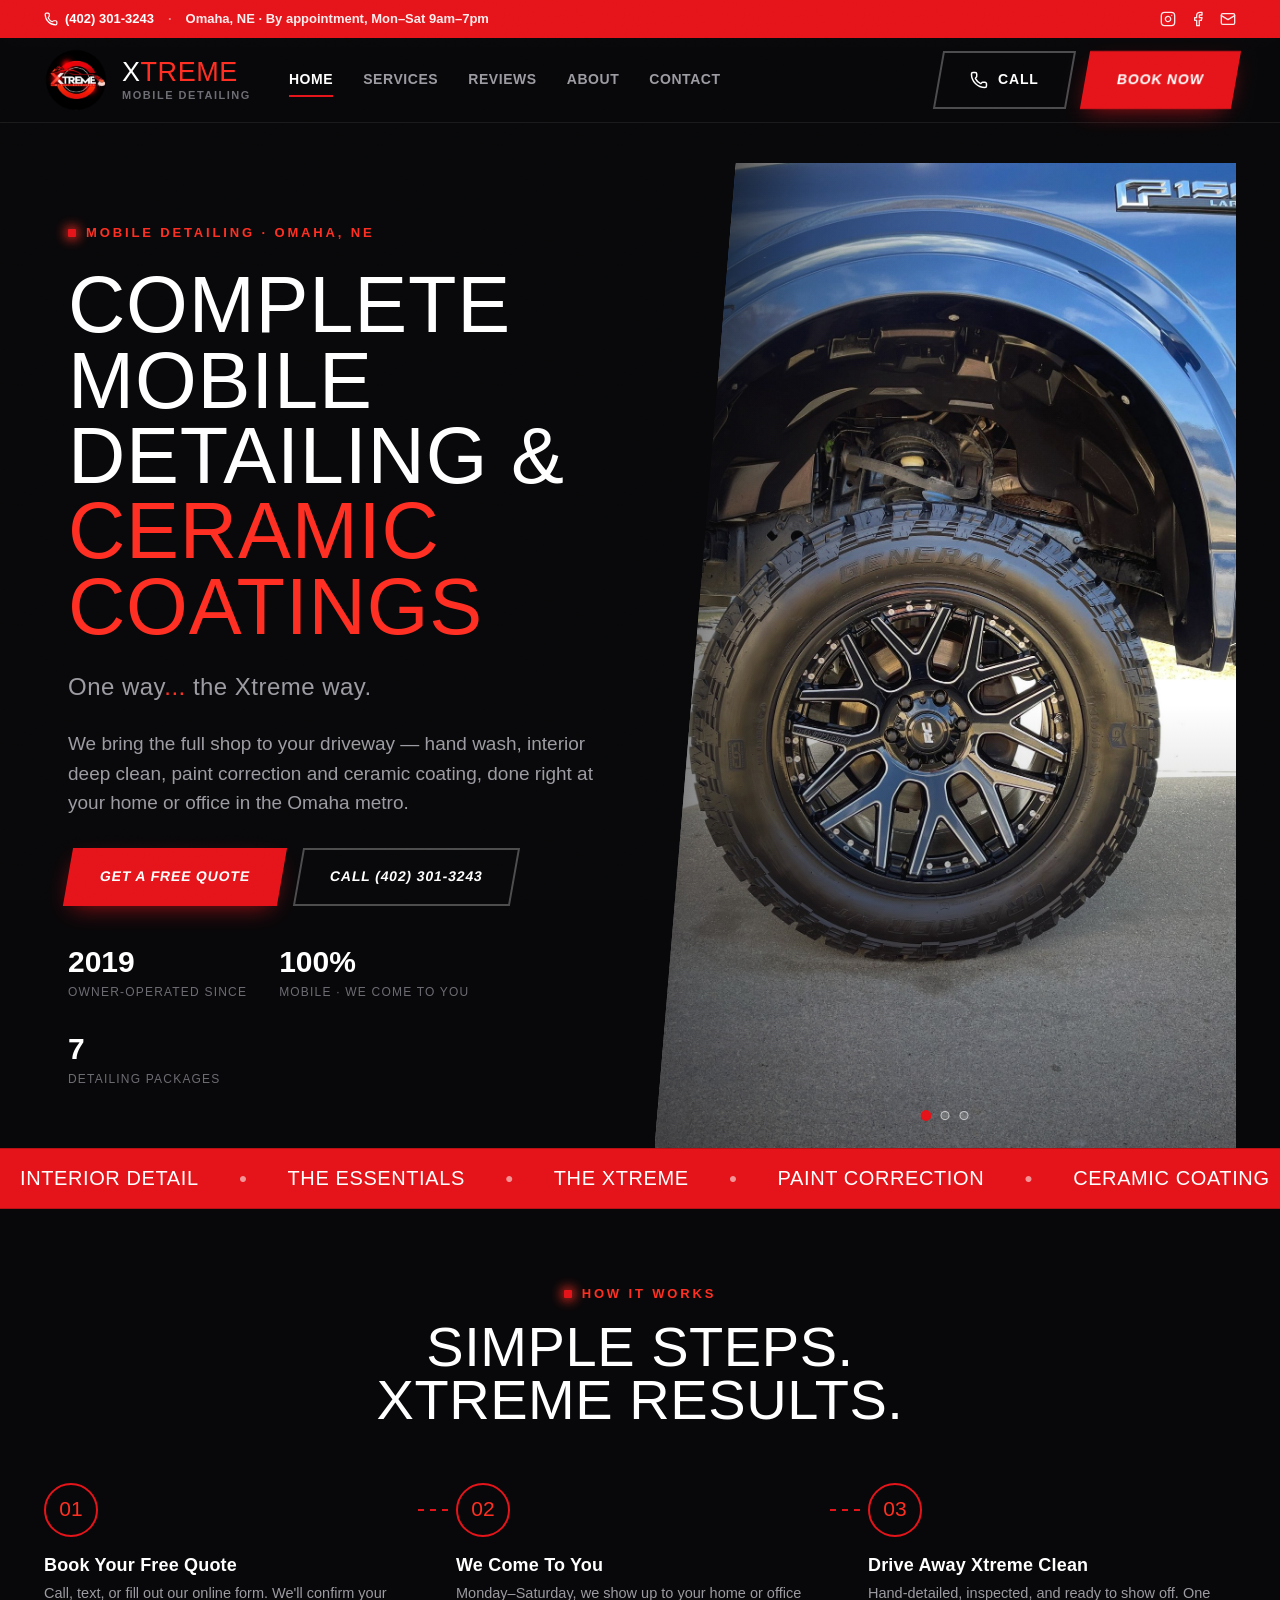
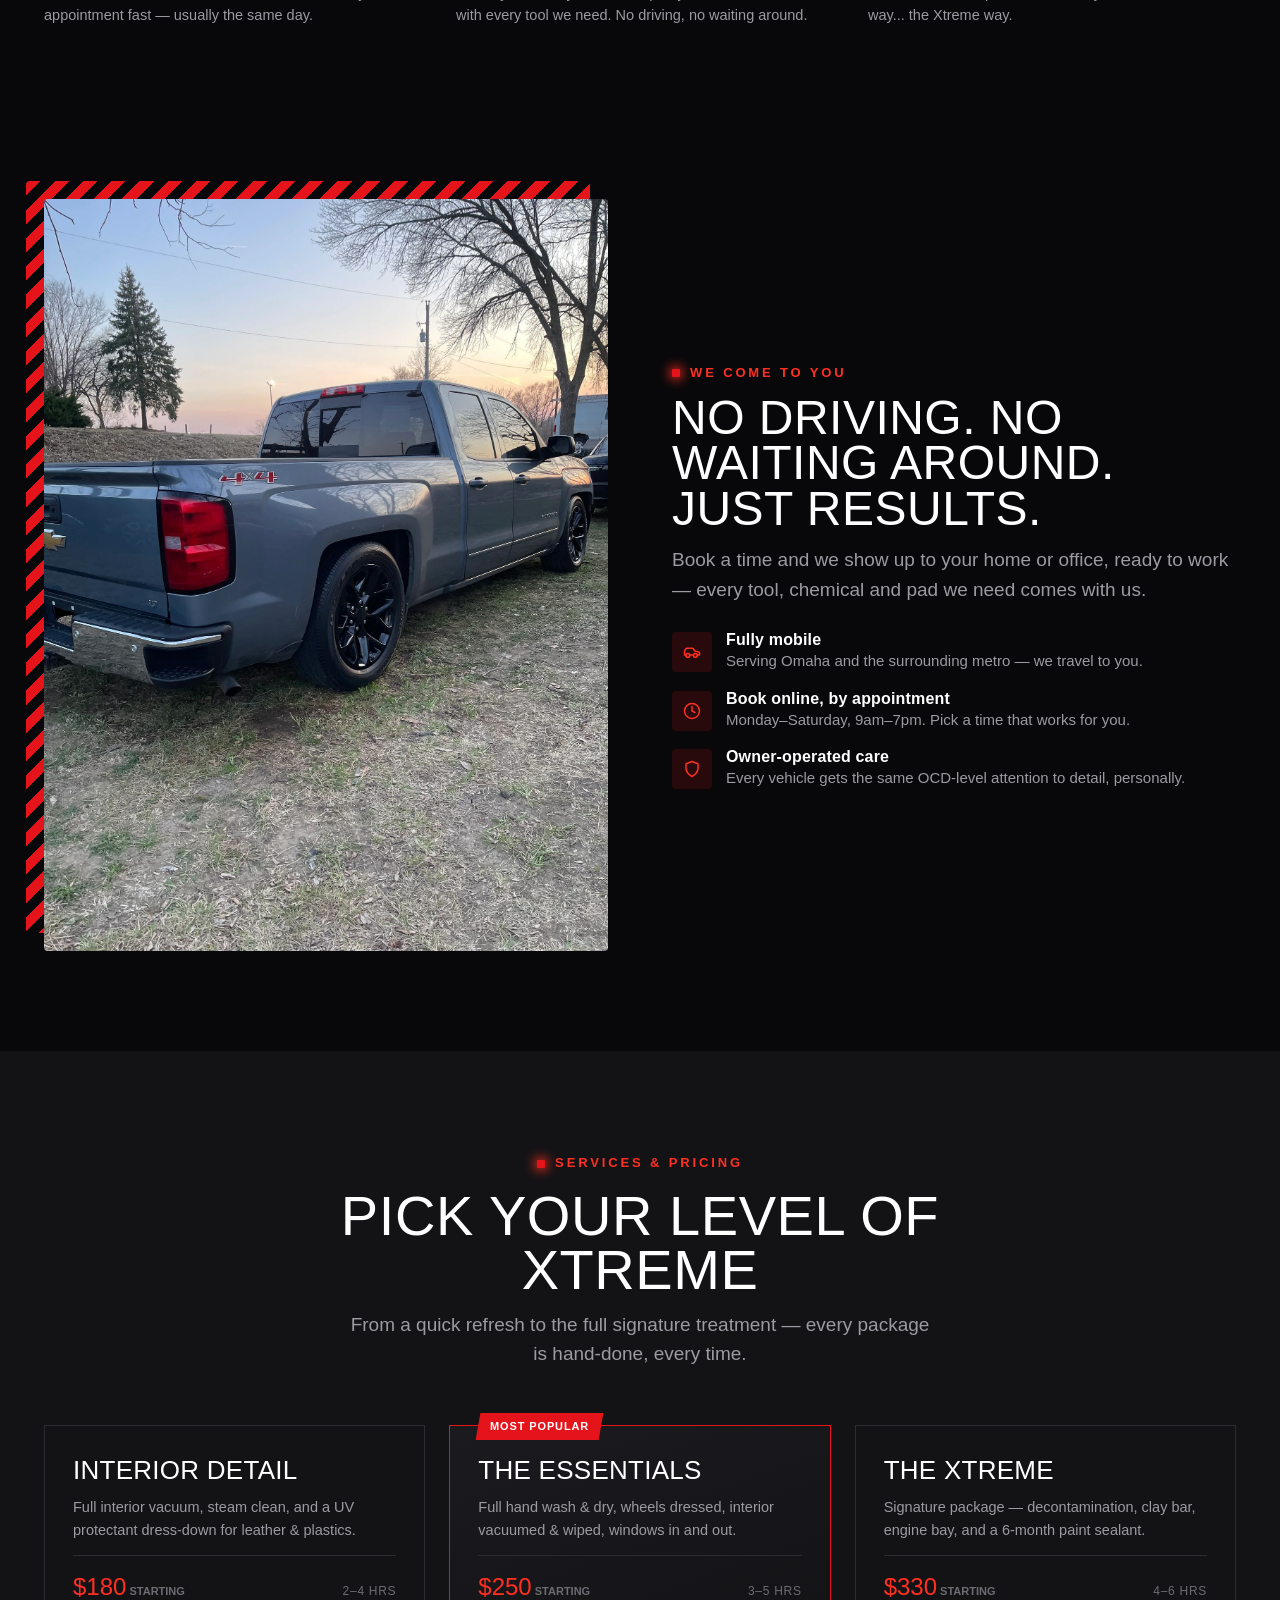
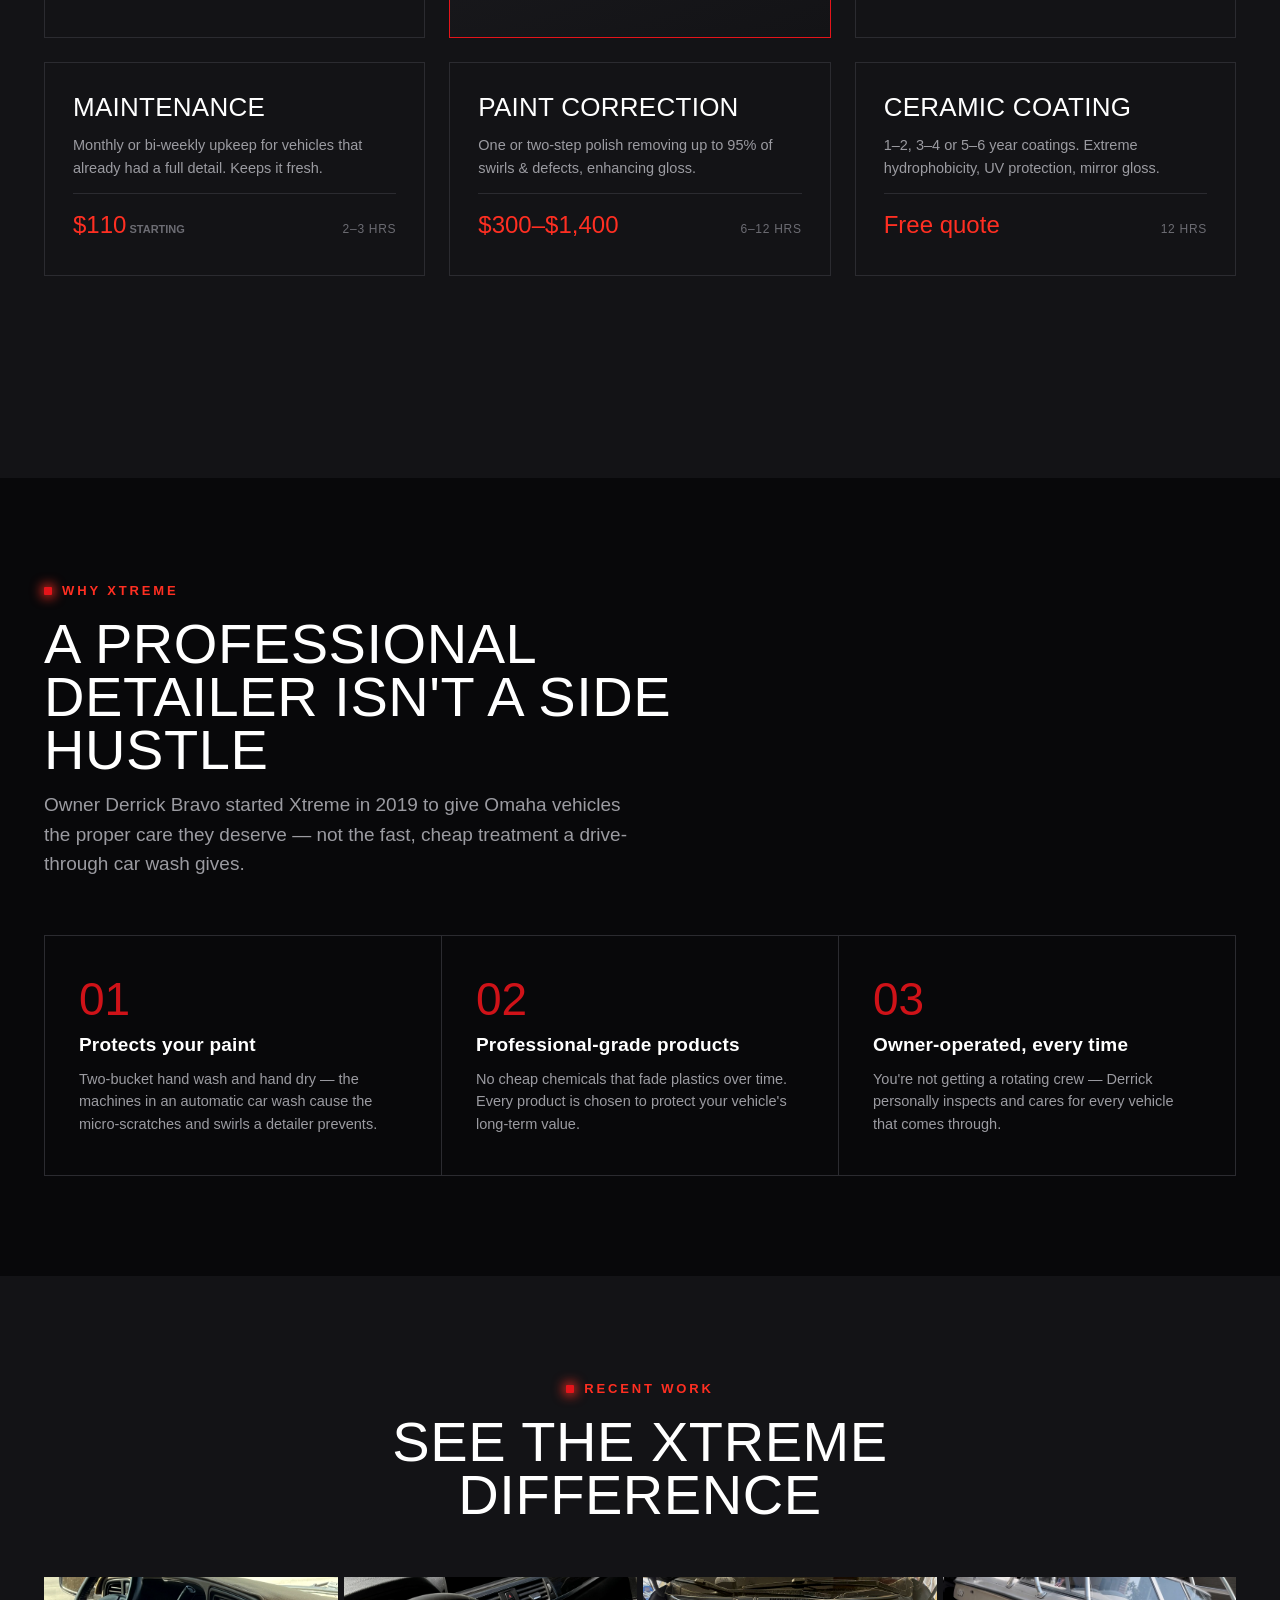
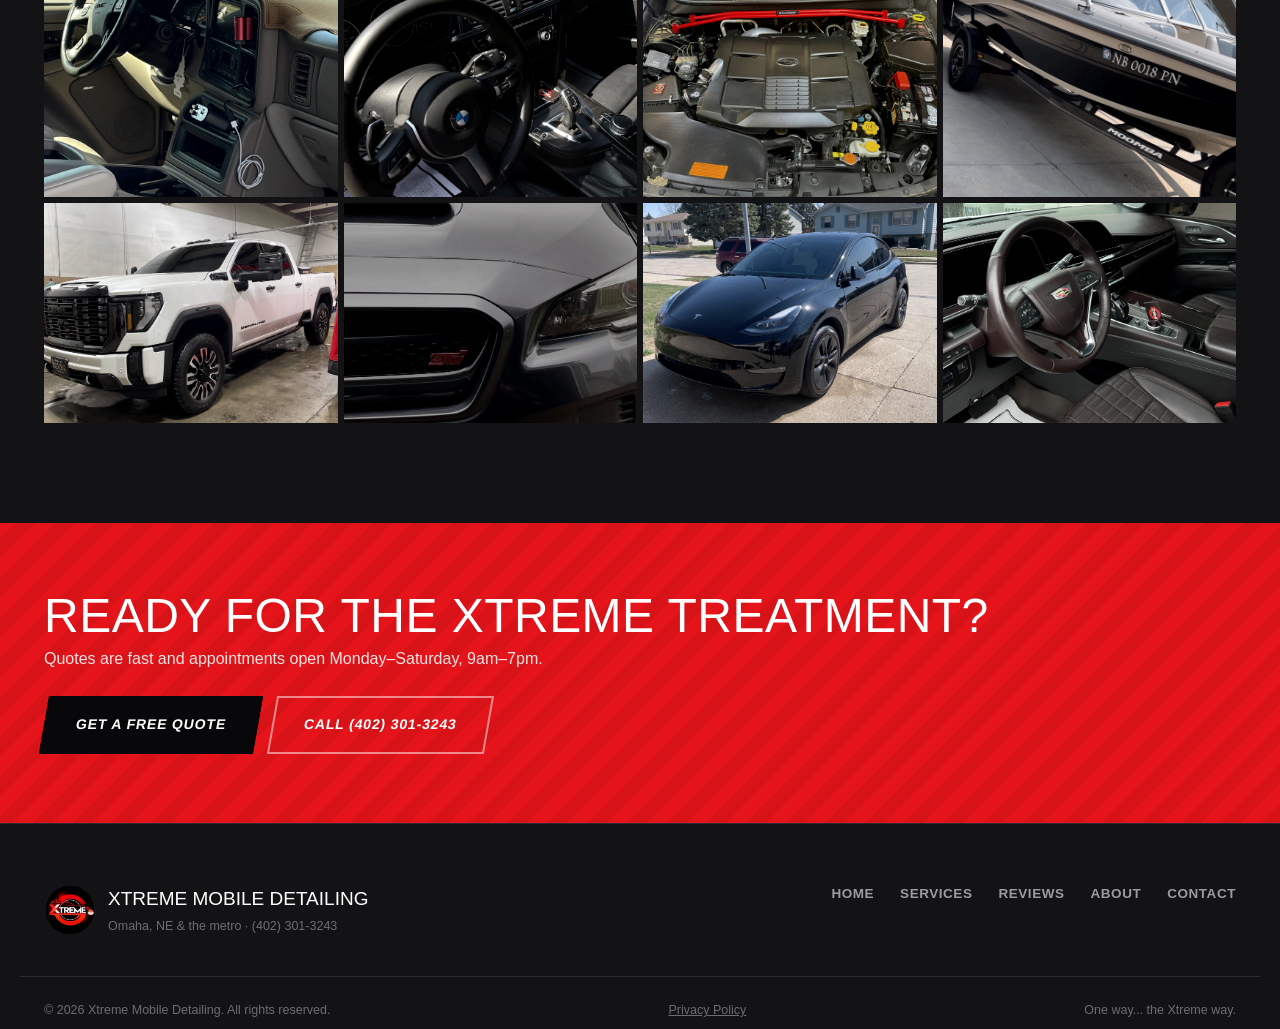
<file: index.html>
<!DOCTYPE html>
<html lang="en">
<head>
<meta charset="utf-8" />
<meta name="viewport" content="width=device-width, initial-scale=1" />
<title>Xtreme Mobile Detailing — Mobile Auto Detailing &amp; Ceramic Coating in Omaha, NE</title>
<meta name="description" content="Complete mobile detailing and ceramic coatings, delivered to your driveway in Omaha, NE. Interior, exterior, paint correction &amp; ceramic coating. One way... the Xtreme way." />
<meta name="author" content="Xtreme Mobile Detailing" />
<link rel="icon" href="assets/logo.png" />
<link rel="preconnect" href="https://api.fontshare.com" crossorigin />
<link href="https://api.fontshare.com/v2/css?f[]=tanker@400&f[]=general-sans@400,500,600,700&display=swap" rel="stylesheet" />
<link rel="stylesheet" href="styles.css" />
<!-- SEO:start (managed by seo.py) -->
<link rel="canonical" href="https://xtrememobiledetail.com/index.html" />
<meta name="robots" content="index, follow" />
<meta name="theme-color" content="#08080a" />
<meta name="geo.region" content="US-NE" />
<meta name="geo.placename" content="Omaha, Nebraska" />
<meta name="ICBM" content="41.2565, -95.9345" />
<meta property="og:type" content="website" />
<meta property="og:site_name" content="Xtreme Mobile Detailing" />
<meta property="og:title" content="Xtreme Mobile Detailing — Mobile Auto Detailing &amp; Ceramic Coating in Omaha, NE" />
<meta property="og:description" content="Complete mobile detailing and ceramic coatings, delivered to your driveway in Omaha, NE. Interior, exterior, paint correction &amp; ceramic coating. One way... the Xtreme way." />
<meta property="og:url" content="https://xtrememobiledetail.com/index.html" />
<meta property="og:image" content="https://xtrememobiledetail.com/assets/img/IMG_2473.jpeg" />
<meta name="twitter:card" content="summary_large_image" />
<meta name="twitter:title" content="Xtreme Mobile Detailing — Mobile Auto Detailing &amp; Ceramic Coating in Omaha, NE" />
<meta name="twitter:description" content="Complete mobile detailing and ceramic coatings, delivered to your driveway in Omaha, NE. Interior, exterior, paint correction &amp; ceramic coating. One way... the Xtreme way." />
<meta name="twitter:image" content="https://xtrememobiledetail.com/assets/img/IMG_2473.jpeg" />
<script type="application/ld+json" id="ld-business">{"@context":"https://schema.org","@type":"AutoWash","name":"Xtreme Mobile Detailing","image":"https://xtrememobiledetail.com/assets/img/IMG_2473.jpeg","url":"https://xtrememobiledetail.com/","telephone":"+1-402-301-3243","priceRange":"$$","description":"Mobile auto detailing serving Omaha, NE and the metro. Interior & exterior detailing, ceramic coating, paint correction and maintenance plans, performed at your home or office.","address":{"@type":"PostalAddress","addressLocality":"Omaha","addressRegion":"NE","addressCountry":"US"},"geo":{"@type":"GeoCoordinates","latitude":41.2565,"longitude":-95.9345},"areaServed":[{"@type":"City","name":"Omaha, NE"}],"sameAs":["https://www.instagram.com/xtreme_mobiledetail/","https://www.facebook.com/Xtm402/"],"openingHoursSpecification":[{"@type":"OpeningHoursSpecification","dayOfWeek":["Monday","Tuesday","Wednesday","Thursday","Friday","Saturday"],"opens":"09:00","closes":"19:00"}],"aggregateRating":{"@type":"AggregateRating","ratingValue":"5.0","reviewCount":"4","bestRating":"5"},"review":[{"@type":"Review","author":{"@type":"Person","name":"Billy Johnson"},"reviewRating":{"@type":"Rating","ratingValue":"5","bestRating":"5"},"reviewBody":"I am very impressed with their work. My RS is the cleanest it's probably ever been. Their prices are very affordable and the level of detail they put into the work shows. I would recommend Xtreme Mobile Detailing to anyone."}, {"@type":"Review","author":{"@type":"Person","name":"Michaela Luttig Nissen"},"reviewRating":{"@type":"Rating","ratingValue":"5","bestRating":"5"},"reviewBody":"They did an amazing job after an unfortunate incident of a friend throwing up in our car! Very professional and thoroughly cleaned and deodorized our car! Will use them again in the future."}, {"@type":"Review","author":{"@type":"Person","name":"Joel Villanueva"},"reviewRating":{"@type":"Rating","ratingValue":"5","bestRating":"5"},"reviewBody":"Great price for the amount of time put into the job. Also the workers are very nice and professional with what they do. Removed stains I myself thought could not be taken out and are very realistic with what they will do. 100% would recommend."}, {"@type":"Review","author":{"@type":"Person","name":"Yael Blanco-Zamudio"},"reviewRating":{"@type":"Rating","ratingValue":"5","bestRating":"5"},"reviewBody":"Extremely satisfied with the quality of the work. Highly recommend!"}]}</script>
<!-- SEO:end -->
</head>
<body data-page="home">
<div class="grain" aria-hidden="true"></div>

<!-- ============ UTILITY BAR ============ -->
<div class="utilbar">
  <div class="wrap utilbar__inner">
    <a class="utilbar__phone" href="tel:+14023013243">
      <svg viewBox="0 0 24 24" class="ico" aria-hidden="true"><path d="M13.8 16.6a1 1 0 0 0 1.2-.3l.4-.5a2 2 0 0 1 1.6-.8h3a2 2 0 0 1 2 2v3a2 2 0 0 1-2 2A18 18 0 0 1 2 4a2 2 0 0 1 2-2h3a2 2 0 0 1 2 2v3a2 2 0 0 1-.8 1.6l-.5.4a1 1 0 0 0-.3 1.2 14 14 0 0 0 6.4 6.4"/></svg>
      (402) 301-3243
    </a>
    <span class="utilbar__sep">·</span>
    <span class="utilbar__note">Omaha, NE · By appointment, Mon–Sat 9am–7pm</span>
    <span class="utilbar__spacer"></span>
    <a href="https://www.instagram.com/xtreme_mobiledetail/" target="_blank" rel="noreferrer" aria-label="Instagram" class="utilbar__soc">
      <svg viewBox="0 0 24 24" class="ico" aria-hidden="true"><rect width="20" height="20" x="2" y="2" rx="5"/><path d="M16 11.4A4 4 0 1 1 12.6 8 4 4 0 0 1 16 11.4z"/><line x1="17.5" x2="17.51" y1="6.5" y2="6.5"/></svg>
    </a>
    <a href="https://www.facebook.com/Xtm402/" target="_blank" rel="noreferrer" aria-label="Facebook" class="utilbar__soc">
      <svg viewBox="0 0 24 24" class="ico" aria-hidden="true"><path d="M18 2h-3a5 5 0 0 0-5 5v3H7v4h3v8h4v-8h3l1-4h-4V7a1 1 0 0 1 1-1h3z"/></svg>
    </a>
    <a href="mailto:xtrememobiledetailing7@gmail.com" class="utilbar__soc" aria-label="Email">
      <svg viewBox="0 0 24 24" class="ico" aria-hidden="true"><rect width="20" height="16" x="2" y="4" rx="2"/><path d="m22 7-10 6L2 7"/></svg>
    </a>
  </div>
</div>

<!-- ============ HEADER ============ -->
<header class="header" id="top">
  <div class="wrap header__inner">
    <a class="brand" href="index.html" aria-label="Xtreme Mobile Detailing — home">
      <img src="assets/logo.png" alt="" width="64" height="64" />
      <span class="brand__name">X<em>TREME</em><span class="brand__loc">Mobile Detailing</span></span>
    </a>

    <nav class="nav" id="nav" aria-label="Primary">
      <a href="index.html" class="is-active">Home</a>
      <a href="services.html">Services</a>
      <a href="reviews.html">Reviews</a>
      <a href="about.html">About</a>
      <a href="contact.html">Contact</a>
    </nav>

    <div class="header__cta">
      <a class="btn btn--ghost" href="tel:+14023013243">
        <svg viewBox="0 0 24 24" class="ico" aria-hidden="true"><path d="M13.8 16.6a1 1 0 0 0 1.2-.3l.4-.5a2 2 0 0 1 1.6-.8h3a2 2 0 0 1 2 2v3a2 2 0 0 1-2 2A18 18 0 0 1 2 4a2 2 0 0 1 2-2h3a2 2 0 0 1 2 2v3a2 2 0 0 1-.8 1.6l-.5.4a1 1 0 0 0-.3 1.2 14 14 0 0 0 6.4 6.4"/></svg>
        <span>Call</span>
      </a>
      <a class="btn btn--red" href="contact.html">Book Now</a>
    </div>

    <button class="burger" id="burger" aria-label="Open menu" aria-expanded="false">
      <span></span><span></span><span></span>
    </button>
  </div>
</header>

<div class="drawer" id="drawer" aria-hidden="true">
  <nav class="drawer__nav" aria-label="Mobile">
    <a href="index.html" class="is-active">Home</a>
    <a href="services.html">Services</a>
    <a href="reviews.html">Reviews</a>
    <a href="about.html">About</a>
    <a href="contact.html">Contact</a>
  </nav>
  <div class="drawer__cta">
    <a class="btn btn--red btn--block" href="contact.html">Book Now</a>
    <a class="btn btn--ghost btn--block" href="tel:+14023013243">Call (402) 301-3243</a>
  </div>
</div>

<main>

<!-- ============ HERO ============ -->
<section class="hero">
  <div class="wrap hero__grid">
    <div class="hero__content">
      <span class="eyebrow reveal" data-d="0">Mobile Detailing · Omaha, NE</span>
      <h1 class="display reveal" data-d="1">Complete Mobile<br />Detailing &amp; <span class="accent">Ceramic<br />Coatings</span></h1>
      <p class="hero__tagline reveal" data-d="2">One way<em>...</em> the Xtreme way.</p>
      <p class="lede reveal" data-d="2">We bring the full shop to your driveway — hand wash, interior deep clean, paint correction and ceramic coating, done right at your home or office in the Omaha metro.</p>
      <div class="hero__cta reveal" data-d="3">
        <a class="btn btn--red" href="contact.html">Get a Free Quote</a>
        <a class="btn btn--ghost" href="tel:+14023013243">Call (402) 301-3243</a>
      </div>
      <div class="hero__stats reveal" data-d="4">
        <div class="hero__stat"><b>2019</b><span>Owner-operated since</span></div>
        <div class="hero__stat"><b>100%</b><span>Mobile · we come to you</span></div>
        <div class="hero__stat"><b>7</b><span>Detailing packages</span></div>
      </div>
    </div>
    <div class="hero__media" id="heroSlideshow">
      <img class="hero__slide is-active" src="assets/img/IMG_2473.jpeg" alt="Detailed wheel and tire on a Ford F-150 after service" />
      <img class="hero__slide" src="assets/img/IMG_2666.jpeg" alt="Mercedes AMG interior after detail" />
      <img class="hero__slide" src="assets/img/IMG_6082.jpeg" alt="Mercedes G-Wagon after a full detail" />
      <div class="hero__dots">
        <button class="hero__dot is-active" data-slide="0" aria-label="Show slide 1"></button>
        <button class="hero__dot" data-slide="1" aria-label="Show slide 2"></button>
        <button class="hero__dot" data-slide="2" aria-label="Show slide 3"></button>
      </div>
    </div>
  </div>
</section>

<!-- ============ MARQUEE ============ -->
<div class="marquee" aria-hidden="true">
  <div class="marquee__track">
    <div class="marquee__group">
      <span>Interior Detail</span><span class="dot">●</span>
      <span>The Essentials</span><span class="dot">●</span>
      <span>The Xtreme</span><span class="dot">●</span>
      <span>Paint Correction</span><span class="dot">●</span>
      <span>Ceramic Coating</span><span class="dot">●</span>
      <span>Maintenance Program</span><span class="dot">●</span>
    </div>
    <div class="marquee__group">
      <span>Interior Detail</span><span class="dot">●</span>
      <span>The Essentials</span><span class="dot">●</span>
      <span>The Xtreme</span><span class="dot">●</span>
      <span>Paint Correction</span><span class="dot">●</span>
      <span>Ceramic Coating</span><span class="dot">●</span>
      <span>Maintenance Program</span><span class="dot">●</span>
    </div>
  </div>
</div>

<!-- ============ HOW IT WORKS ============ -->
<section class="section section--tight section--dark">
  <div class="wrap">
    <div class="section__head center reveal">
      <span class="eyebrow">How It Works</span>
      <h2>Simple Steps. Xtreme Results.</h2>
    </div>
    <div class="process-grid">
      <div class="process-step reveal">
        <span class="process-step__num">01</span>
        <h3>Book Your Free Quote</h3>
        <p>Call, text, or fill out our online form. We'll confirm your appointment fast — usually the same day.</p>
      </div>
      <div class="process-step reveal" data-d="1">
        <span class="process-step__num">02</span>
        <h3>We Come To You</h3>
        <p>Monday–Saturday, we show up to your home or office with every tool we need. No driving, no waiting around.</p>
      </div>
      <div class="process-step reveal" data-d="2">
        <span class="process-step__num">03</span>
        <h3>Drive Away Xtreme Clean</h3>
        <p>Hand-detailed, inspected, and ready to show off. One way... the Xtreme way.</p>
      </div>
    </div>
  </div>
</section>

<!-- ============ WE COME TO YOU ============ -->
<section class="section section--dark">
  <div class="wrap convenience">
    <div class="convenience__media reveal">
      <img src="assets/img/IMG_2601.jpeg" alt="Freshly detailed truck at a customer's home in Omaha, NE" />
    </div>
    <div>
      <span class="eyebrow reveal">We Come To You</span>
      <h2 class="display reveal" data-d="1" style="font-size:clamp(30px,4vw,48px);margin-top:10px;">No driving. No waiting around. Just results.</h2>
      <p class="lede reveal" data-d="2" style="margin-top:14px;">Book a time and we show up to your home or office, ready to work — every tool, chemical and pad we need comes with us.</p>
      <div class="convenience__list">
        <div class="convenience__item reveal" data-d="2">
          <span class="ico-wrap"><svg viewBox="0 0 24 24" class="ico" aria-hidden="true"><path d="M14 16H9m10 0h3v-3.15a1 1 0 0 0-.84-.99L16 11l-2.7-3.6a1 1 0 0 0-.8-.4H5.24a2 2 0 0 0-1.8 1.1l-.8 1.63A6 6 0 0 0 2 12.42V16h2"/><circle cx="6.5" cy="16.5" r="2.5"/><circle cx="16.5" cy="16.5" r="2.5"/></svg></span>
          <div><h4>Fully mobile</h4><p>Serving Omaha and the surrounding metro — we travel to you.</p></div>
        </div>
        <div class="convenience__item reveal" data-d="3">
          <span class="ico-wrap"><svg viewBox="0 0 24 24" class="ico" aria-hidden="true"><circle cx="12" cy="12" r="10"/><path d="M12 6v6l4 2"/></svg></span>
          <div><h4>Book online, by appointment</h4><p>Monday–Saturday, 9am–7pm. Pick a time that works for you.</p></div>
        </div>
        <div class="convenience__item reveal" data-d="4">
          <span class="ico-wrap"><svg viewBox="0 0 24 24" class="ico" aria-hidden="true"><path d="M12 22s8-4.5 8-11V5l-8-3-8 3v6c0 6.5 8 11 8 11z"/></svg></span>
          <div><h4>Owner-operated care</h4><p>Every vehicle gets the same OCD-level attention to detail, personally.</p></div>
        </div>
      </div>
    </div>
  </div>
</section>

<!-- ============ SERVICES TEASER ============ -->
<section class="section section--charcoal">
  <div class="wrap">
    <div class="section__head center reveal">
      <span class="eyebrow">Services &amp; Pricing</span>
      <h2>Pick your level of Xtreme</h2>
      <p class="lede" style="margin:14px auto 0;">From a quick refresh to the full signature treatment — every package is hand-done, every time.</p>
    </div>
    <div class="svc-grid">
      <div class="svc-card reveal">
        <h3>Interior Detail</h3>
        <p>Full interior vacuum, steam clean, and a UV protectant dress-down for leather &amp; plastics.</p>
        <div class="svc-card__meta">
          <span class="svc-card__price">$180<small> starting</small></span>
          <span class="svc-card__time">2–4 hrs</span>
        </div>
      </div>
      <div class="svc-card svc-card--pop reveal" data-d="1">
        <span class="svc-card__badge"><span>Most Popular</span></span>
        <h3>The Essentials</h3>
        <p>Full hand wash &amp; dry, wheels dressed, interior vacuumed &amp; wiped, windows in and out.</p>
        <div class="svc-card__meta">
          <span class="svc-card__price">$250<small> starting</small></span>
          <span class="svc-card__time">3–5 hrs</span>
        </div>
      </div>
      <div class="svc-card reveal" data-d="2">
        <h3>The Xtreme</h3>
        <p>Signature package — decontamination, clay bar, engine bay, and a 6-month paint sealant.</p>
        <div class="svc-card__meta">
          <span class="svc-card__price">$330<small> starting</small></span>
          <span class="svc-card__time">4–6 hrs</span>
        </div>
      </div>
      <div class="svc-card reveal" data-d="3">
        <h3>Maintenance</h3>
        <p>Monthly or bi-weekly upkeep for vehicles that already had a full detail. Keeps it fresh.</p>
        <div class="svc-card__meta">
          <span class="svc-card__price">$110<small> starting</small></span>
          <span class="svc-card__time">2–3 hrs</span>
        </div>
      </div>
      <div class="svc-card reveal" data-d="4">
        <h3>Paint Correction</h3>
        <p>One or two-step polish removing up to 95% of swirls &amp; defects, enhancing gloss.</p>
        <div class="svc-card__meta">
          <span class="svc-card__price">$300–$1,400</span>
          <span class="svc-card__time">6–12 hrs</span>
        </div>
      </div>
      <div class="svc-card reveal" data-d="5">
        <h3>Ceramic Coating</h3>
        <p>1–2, 3–4 or 5–6 year coatings. Extreme hydrophobicity, UV protection, mirror gloss.</p>
        <div class="svc-card__meta">
          <span class="svc-card__price">Free quote</span>
          <span class="svc-card__time">12 hrs</span>
        </div>
      </div>
    </div>
    <div style="text-align:center;margin-top:44px;" class="reveal">
      <a class="btn btn--red" href="services.html">See Full Services &amp; Pricing</a>
    </div>
  </div>
</section>

<!-- ============ WHY XTREME ============ -->
<section class="section section--dark">
  <div class="wrap">
    <div class="section__head reveal">
      <span class="eyebrow">Why Xtreme</span>
      <h2>A professional detailer isn't a side hustle</h2>
      <p class="lede" style="margin-top:14px;">Owner Derrick Bravo started Xtreme in 2019 to give Omaha vehicles the proper care they deserve — not the fast, cheap treatment a drive-through car wash gives.</p>
    </div>
    <div class="trust-grid">
      <div class="trust-card reveal">
        <span class="num">01</span>
        <h3>Protects your paint</h3>
        <p>Two-bucket hand wash and hand dry — the machines in an automatic car wash cause the micro-scratches and swirls a detailer prevents.</p>
      </div>
      <div class="trust-card reveal" data-d="1">
        <span class="num">02</span>
        <h3>Professional-grade products</h3>
        <p>No cheap chemicals that fade plastics over time. Every product is chosen to protect your vehicle's long-term value.</p>
      </div>
      <div class="trust-card reveal" data-d="2">
        <span class="num">03</span>
        <h3>Owner-operated, every time</h3>
        <p>You're not getting a rotating crew — Derrick personally inspects and cares for every vehicle that comes through.</p>
      </div>
    </div>
  </div>
</section>

<!-- ============ GALLERY ============ -->
<section class="section section--charcoal">
  <div class="wrap">
    <div class="section__head center reveal">
      <span class="eyebrow">Recent Work</span>
      <h2>See the Xtreme difference</h2>
    </div>
    <div class="gallery reveal">
      <a href="assets/img/IMG_2652.jpeg"><img src="assets/img/IMG_2652.jpeg" alt="GMC interior after detail" loading="lazy" /></a>
      <a href="assets/img/IMG-5305.jpg"><img src="assets/img/IMG-5305.jpg" alt="BMW steering wheel and interior after detail" loading="lazy" /></a>
      <a href="assets/img/IMG-4407.jpg"><img src="assets/img/IMG-4407.jpg" alt="Engine bay cleaned and dressed" loading="lazy" /></a>
      <a href="assets/img/IMG_6263.jpeg"><img src="assets/img/IMG_6263.jpeg" alt="Boat detailing service" loading="lazy" /></a>
      <a href="assets/img/IMG_2498.jpeg"><img src="assets/img/IMG_2498.jpeg" alt="GMC truck detailed in a garage" loading="lazy" /></a>
      <a href="assets/img/IMG_E4833.JPG"><img src="assets/img/IMG_E4833.JPG" alt="Subaru WRX STI after paint correction" loading="lazy" /></a>
      <a href="assets/img/IMG_2592.jpeg"><img src="assets/img/IMG_2592.jpeg" alt="Tesla Model Y after exterior detail" loading="lazy" /></a>
      <a href="assets/img/IMG_2556.jpeg"><img src="assets/img/IMG_2556.jpeg" alt="Cadillac interior with red stitching after detail" loading="lazy" /></a>
    </div>
  </div>
</section>

<!-- ============ CTA BANNER ============ -->
<section class="cta-banner">
  <div class="wrap cta-banner__inner">
    <div>
      <h2>Ready for the Xtreme treatment?</h2>
      <p>Quotes are fast and appointments open Monday–Saturday, 9am–7pm.</p>
    </div>
    <div style="display:flex;gap:14px;flex-wrap:wrap;">
      <a class="btn btn--dark" href="contact.html">Get a Free Quote</a>
      <a class="btn btn--ghost" style="border-color:rgba(255,255,255,0.5);" href="tel:+14023013243">Call (402) 301-3243</a>
    </div>
  </div>
</section>

</main>

<!-- ============ FOOTER ============ -->
<footer class="footer">
  <div class="wrap footer__inner">
    <div class="footer__brand">
      <img src="assets/logo.png" alt="" width="52" height="52" />
      <div>
        <div class="footer__name">XTREME MOBILE DETAILING</div>
        <div class="footer__loc">Omaha, NE &amp; the metro · (402) 301-3243</div>
      </div>
    </div>
    <nav class="footer__nav" aria-label="Footer">
      <a href="index.html">Home</a>
      <a href="services.html">Services</a>
      <a href="reviews.html">Reviews</a>
      <a href="about.html">About</a>
      <a href="contact.html">Contact</a>
    </nav>
  </div>
  <div class="wrap footer__base">
    <span>© <span id="year">2026</span> Xtreme Mobile Detailing. All rights reserved.</span>
    <span class="footer__legal"><a href="privacy.html">Privacy Policy</a></span>
    <span>One way... the Xtreme way.</span>
  </div>
</footer>

<!-- ============ STICKY MOBILE BAR ============ -->
<div class="mobar">
  <a class="mobar__btn" href="sms:+14023013243">
    <svg viewBox="0 0 24 24" class="ico" aria-hidden="true"><path d="M22 17a2 2 0 0 1-2 2H6.8a2 2 0 0 0-1.4.6l-2.2 2.2A.7.7 0 0 1 2 21.3V5a2 2 0 0 1 2-2h16a2 2 0 0 1 2 2z"/></svg>
    Text
  </a>
  <a class="mobar__btn" href="tel:+14023013243">
    <svg viewBox="0 0 24 24" class="ico" aria-hidden="true"><path d="M13.8 16.6a1 1 0 0 0 1.2-.3l.4-.5a2 2 0 0 1 1.6-.8h3a2 2 0 0 1 2 2v3a2 2 0 0 1-2 2A18 18 0 0 1 2 4a2 2 0 0 1 2-2h3a2 2 0 0 1 2 2v3a2 2 0 0 1-.8 1.6l-.5.4a1 1 0 0 0-.3 1.2 14 14 0 0 0 6.4 6.4"/></svg>
    Call
  </a>
  <a class="mobar__btn mobar__btn--red" href="contact.html">
    <svg viewBox="0 0 24 24" class="ico" aria-hidden="true"><path d="M8 2v4M16 2v4"/><rect width="18" height="18" x="3" y="4" rx="2"/><path d="M3 10h18"/></svg>
    Quote
  </a>
</div>

<script src="script.js"></script>
</body>
</html>
</file>
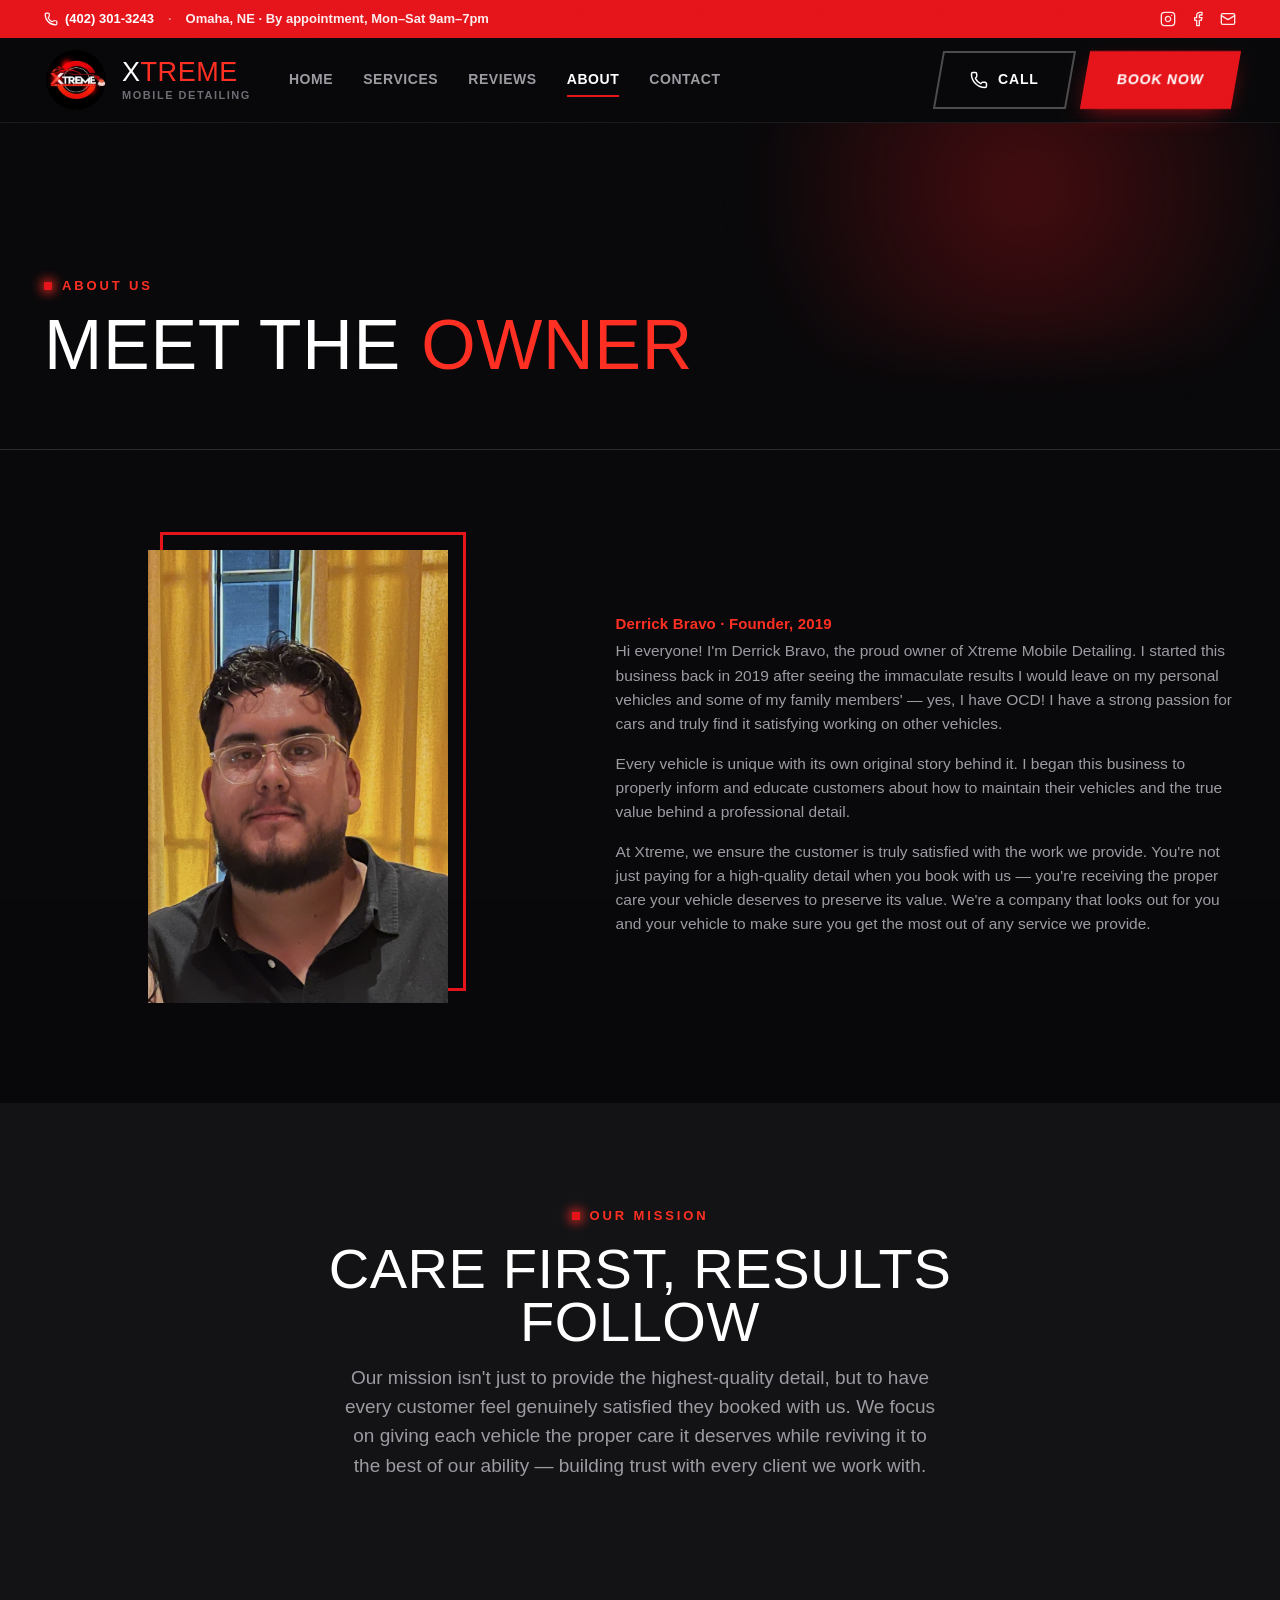
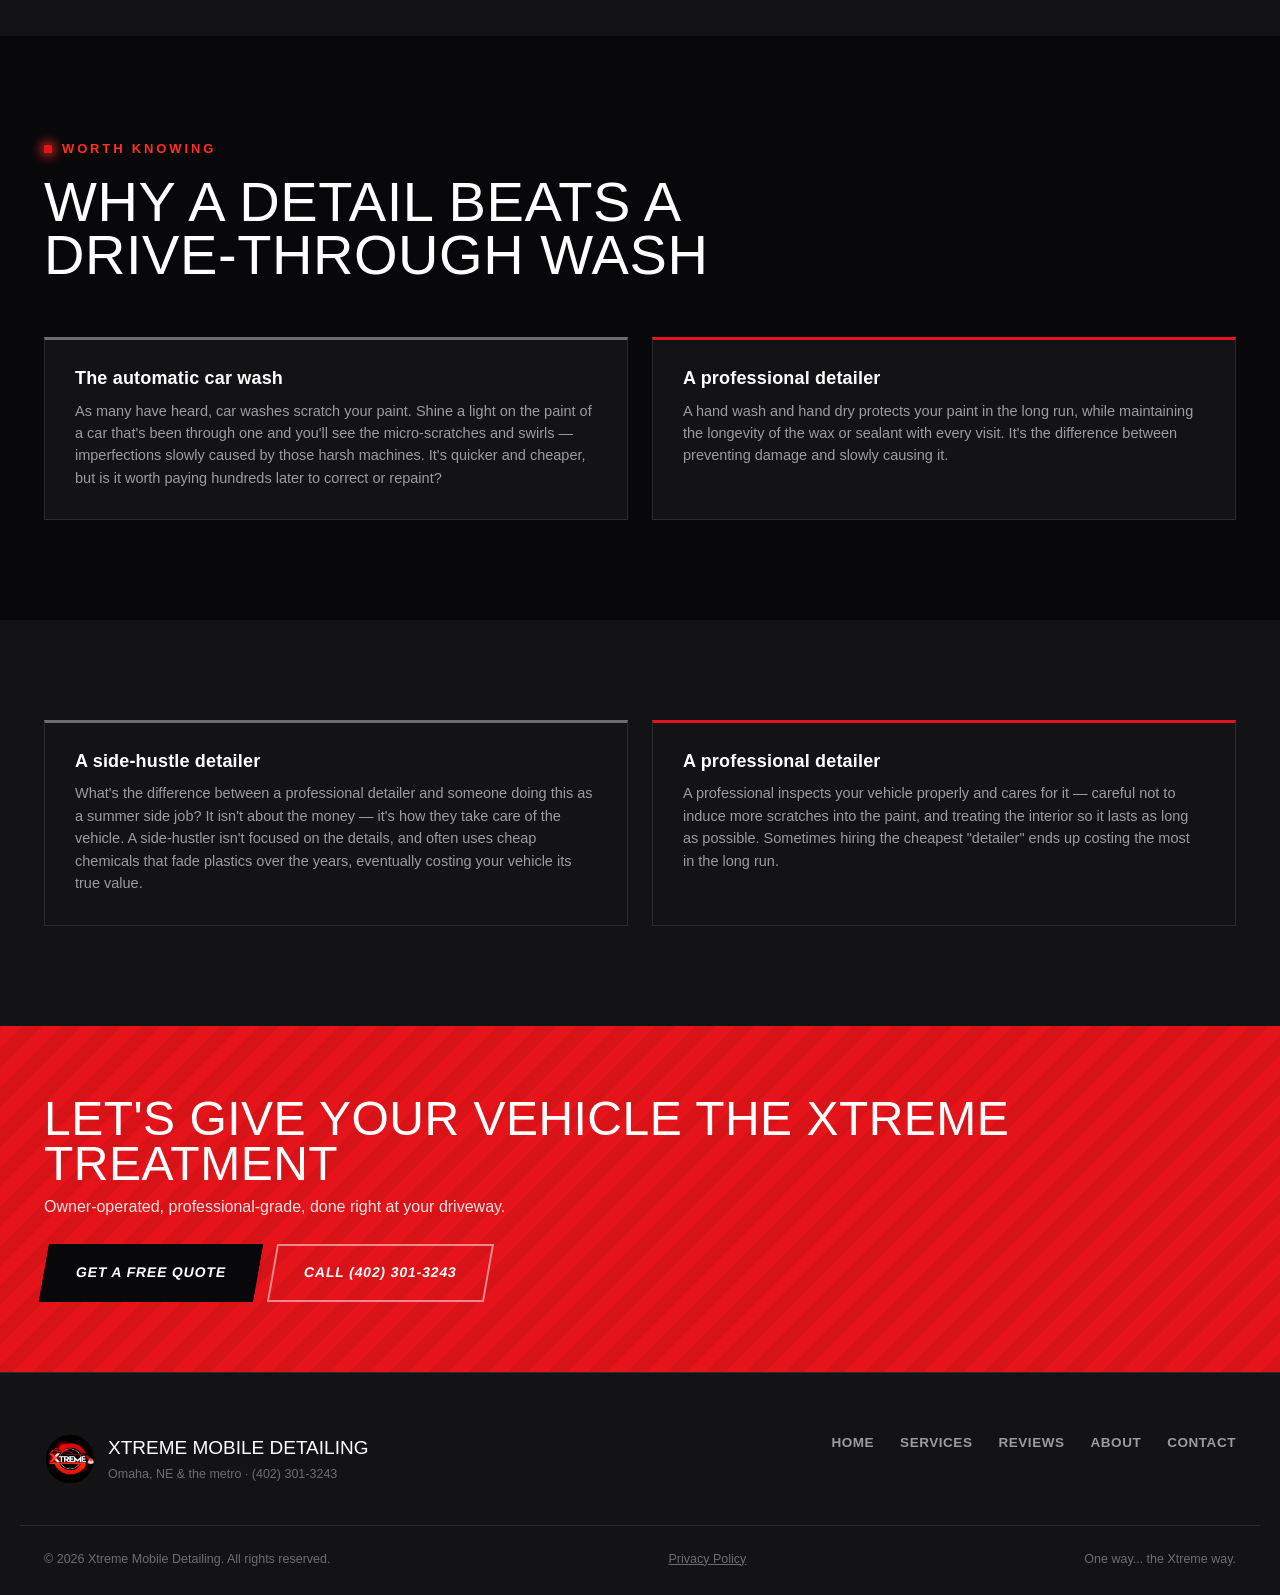
<file: about.html>
<!DOCTYPE html>
<html lang="en">
<head>
<meta charset="utf-8" />
<meta name="viewport" content="width=device-width, initial-scale=1" />
<title>About Us — Xtreme Mobile Detailing</title>
<meta name="description" content="Meet Derrick Bravo, owner of Xtreme Mobile Detailing. Serving Omaha, NE since 2019 with owner-operated, professional-grade mobile detailing." />
<link rel="icon" href="assets/logo.png" />
<link rel="preconnect" href="https://api.fontshare.com" crossorigin />
<link href="https://api.fontshare.com/v2/css?f[]=tanker@400&f[]=general-sans@400,500,600,700&display=swap" rel="stylesheet" />
<link rel="stylesheet" href="styles.css" />
<!-- SEO:start (managed by seo.py) -->
<link rel="canonical" href="https://xtrememobiledetail.com/about.html" />
<meta name="robots" content="index, follow" />
<meta name="theme-color" content="#08080a" />
<meta name="geo.region" content="US-NE" />
<meta name="geo.placename" content="Omaha, Nebraska" />
<meta name="ICBM" content="41.2565, -95.9345" />
<meta property="og:type" content="website" />
<meta property="og:site_name" content="Xtreme Mobile Detailing" />
<meta property="og:title" content="About Us — Xtreme Mobile Detailing" />
<meta property="og:description" content="Meet Derrick Bravo, owner of Xtreme Mobile Detailing. Serving Omaha, NE since 2019 with owner-operated, professional-grade mobile detailing." />
<meta property="og:url" content="https://xtrememobiledetail.com/about.html" />
<meta property="og:image" content="https://xtrememobiledetail.com/assets/img/IMG_2473.jpeg" />
<meta name="twitter:card" content="summary_large_image" />
<meta name="twitter:title" content="About Us — Xtreme Mobile Detailing" />
<meta name="twitter:description" content="Meet Derrick Bravo, owner of Xtreme Mobile Detailing. Serving Omaha, NE since 2019 with owner-operated, professional-grade mobile detailing." />
<meta name="twitter:image" content="https://xtrememobiledetail.com/assets/img/IMG_2473.jpeg" />
<script type="application/ld+json" id="ld-business">{"@context":"https://schema.org","@type":"AutoWash","name":"Xtreme Mobile Detailing","image":"https://xtrememobiledetail.com/assets/img/IMG_2473.jpeg","url":"https://xtrememobiledetail.com/","telephone":"+1-402-301-3243","priceRange":"$$","description":"Mobile auto detailing serving Omaha, NE and the metro. Interior & exterior detailing, ceramic coating, paint correction and maintenance plans, performed at your home or office.","address":{"@type":"PostalAddress","addressLocality":"Omaha","addressRegion":"NE","addressCountry":"US"},"geo":{"@type":"GeoCoordinates","latitude":41.2565,"longitude":-95.9345},"areaServed":[{"@type":"City","name":"Omaha, NE"}],"sameAs":["https://www.instagram.com/xtreme_mobiledetail/","https://www.facebook.com/Xtm402/"],"openingHoursSpecification":[{"@type":"OpeningHoursSpecification","dayOfWeek":["Monday","Tuesday","Wednesday","Thursday","Friday","Saturday"],"opens":"09:00","closes":"19:00"}],"aggregateRating":{"@type":"AggregateRating","ratingValue":"5.0","reviewCount":"4","bestRating":"5"},"review":[{"@type":"Review","author":{"@type":"Person","name":"Billy Johnson"},"reviewRating":{"@type":"Rating","ratingValue":"5","bestRating":"5"},"reviewBody":"I am very impressed with their work. My RS is the cleanest it's probably ever been. Their prices are very affordable and the level of detail they put into the work shows. I would recommend Xtreme Mobile Detailing to anyone."}, {"@type":"Review","author":{"@type":"Person","name":"Michaela Luttig Nissen"},"reviewRating":{"@type":"Rating","ratingValue":"5","bestRating":"5"},"reviewBody":"They did an amazing job after an unfortunate incident of a friend throwing up in our car! Very professional and thoroughly cleaned and deodorized our car! Will use them again in the future."}, {"@type":"Review","author":{"@type":"Person","name":"Joel Villanueva"},"reviewRating":{"@type":"Rating","ratingValue":"5","bestRating":"5"},"reviewBody":"Great price for the amount of time put into the job. Also the workers are very nice and professional with what they do. Removed stains I myself thought could not be taken out and are very realistic with what they will do. 100% would recommend."}, {"@type":"Review","author":{"@type":"Person","name":"Yael Blanco-Zamudio"},"reviewRating":{"@type":"Rating","ratingValue":"5","bestRating":"5"},"reviewBody":"Extremely satisfied with the quality of the work. Highly recommend!"}]}</script>
<!-- SEO:end -->
</head>
<body data-page="about">
<div class="grain" aria-hidden="true"></div>

<div class="utilbar">
  <div class="wrap utilbar__inner">
    <a class="utilbar__phone" href="tel:+14023013243">
      <svg viewBox="0 0 24 24" class="ico" aria-hidden="true"><path d="M13.8 16.6a1 1 0 0 0 1.2-.3l.4-.5a2 2 0 0 1 1.6-.8h3a2 2 0 0 1 2 2v3a2 2 0 0 1-2 2A18 18 0 0 1 2 4a2 2 0 0 1 2-2h3a2 2 0 0 1 2 2v3a2 2 0 0 1-.8 1.6l-.5.4a1 1 0 0 0-.3 1.2 14 14 0 0 0 6.4 6.4"/></svg>
      (402) 301-3243
    </a>
    <span class="utilbar__sep">·</span>
    <span class="utilbar__note">Omaha, NE · By appointment, Mon–Sat 9am–7pm</span>
    <span class="utilbar__spacer"></span>
    <a href="https://www.instagram.com/xtreme_mobiledetail/" target="_blank" rel="noreferrer" aria-label="Instagram" class="utilbar__soc">
      <svg viewBox="0 0 24 24" class="ico" aria-hidden="true"><rect width="20" height="20" x="2" y="2" rx="5"/><path d="M16 11.4A4 4 0 1 1 12.6 8 4 4 0 0 1 16 11.4z"/><line x1="17.5" x2="17.51" y1="6.5" y2="6.5"/></svg>
    </a>
    <a href="https://www.facebook.com/Xtm402/" target="_blank" rel="noreferrer" aria-label="Facebook" class="utilbar__soc">
      <svg viewBox="0 0 24 24" class="ico" aria-hidden="true"><path d="M18 2h-3a5 5 0 0 0-5 5v3H7v4h3v8h4v-8h3l1-4h-4V7a1 1 0 0 1 1-1h3z"/></svg>
    </a>
    <a href="mailto:xtrememobiledetailing7@gmail.com" class="utilbar__soc" aria-label="Email">
      <svg viewBox="0 0 24 24" class="ico" aria-hidden="true"><rect width="20" height="16" x="2" y="4" rx="2"/><path d="m22 7-10 6L2 7"/></svg>
    </a>
  </div>
</div>

<header class="header" id="top">
  <div class="wrap header__inner">
    <a class="brand" href="index.html" aria-label="Xtreme Mobile Detailing — home">
      <img src="assets/logo.png" alt="" width="64" height="64" />
      <span class="brand__name">X<em>TREME</em><span class="brand__loc">Mobile Detailing</span></span>
    </a>
    <nav class="nav" id="nav" aria-label="Primary">
      <a href="index.html">Home</a>
      <a href="services.html">Services</a>
      <a href="reviews.html">Reviews</a>
      <a href="about.html" class="is-active">About</a>
      <a href="contact.html">Contact</a>
    </nav>
    <div class="header__cta">
      <a class="btn btn--ghost" href="tel:+14023013243">
        <svg viewBox="0 0 24 24" class="ico" aria-hidden="true"><path d="M13.8 16.6a1 1 0 0 0 1.2-.3l.4-.5a2 2 0 0 1 1.6-.8h3a2 2 0 0 1 2 2v3a2 2 0 0 1-2 2A18 18 0 0 1 2 4a2 2 0 0 1 2-2h3a2 2 0 0 1 2 2v3a2 2 0 0 1-.8 1.6l-.5.4a1 1 0 0 0-.3 1.2 14 14 0 0 0 6.4 6.4"/></svg>
        <span>Call</span>
      </a>
      <a class="btn btn--red" href="contact.html">Book Now</a>
    </div>
    <button class="burger" id="burger" aria-label="Open menu" aria-expanded="false"><span></span><span></span><span></span></button>
  </div>
</header>

<div class="drawer" id="drawer" aria-hidden="true">
  <nav class="drawer__nav" aria-label="Mobile">
    <a href="index.html">Home</a>
    <a href="services.html">Services</a>
    <a href="reviews.html">Reviews</a>
    <a href="about.html" class="is-active">About</a>
    <a href="contact.html">Contact</a>
  </nav>
  <div class="drawer__cta">
    <a class="btn btn--red btn--block" href="contact.html">Book Now</a>
    <a class="btn btn--ghost btn--block" href="tel:+14023013243">Call (402) 301-3243</a>
  </div>
</div>

<main>

<section class="pagehero">
  <div class="pagehero__glow" aria-hidden="true"></div>
  <div class="wrap">
    <span class="eyebrow reveal">About Us</span>
    <h1 class="reveal" data-d="1">Meet the <span class="accent">Owner</span></h1>
  </div>
</section>

<section class="section section--dark">
  <div class="wrap story">
    <div class="story__media story__media--portrait reveal">
      <img src="assets/img/derrick-headshot.jpg" alt="Derrick Bravo, owner of Xtreme Mobile Detailing" />
    </div>
    <div class="reveal" data-d="1">
      <h3 class="tag">Derrick Bravo · Founder, 2019</h3>
      <p>Hi everyone! I'm Derrick Bravo, the proud owner of Xtreme Mobile Detailing. I started this business back in 2019 after seeing the immaculate results I would leave on my personal vehicles and some of my family members' — yes, I have OCD! I have a strong passion for cars and truly find it satisfying working on other vehicles.</p>
      <p>Every vehicle is unique with its own original story behind it. I began this business to properly inform and educate customers about how to maintain their vehicles and the true value behind a professional detail.</p>
      <p>At Xtreme, we ensure the customer is truly satisfied with the work we provide. You're not just paying for a high-quality detail when you book with us — you're receiving the proper care your vehicle deserves to preserve its value. We're a company that looks out for you and your vehicle to make sure you get the most out of any service we provide.</p>
    </div>
  </div>
</section>

<section class="section section--charcoal">
  <div class="wrap">
    <div class="section__head center reveal">
      <span class="eyebrow">Our Mission</span>
      <h2>Care first, results follow</h2>
      <p class="lede" style="margin:14px auto 0;">Our mission isn't just to provide the highest-quality detail, but to have every customer feel genuinely satisfied they booked with us. We focus on giving each vehicle the proper care it deserves while reviving it to the best of our ability — building trust with every client we work with.</p>
    </div>
  </div>
</section>

<section class="section section--dark">
  <div class="wrap">
    <div class="section__head reveal">
      <span class="eyebrow">Worth Knowing</span>
      <h2>Why a detail beats a drive-through wash</h2>
    </div>
    <div class="compare">
      <div class="compare-card compare-card--x reveal">
        <h4>The automatic car wash</h4>
        <p>As many have heard, car washes scratch your paint. Shine a light on the paint of a car that's been through one and you'll see the micro-scratches and swirls — imperfections slowly caused by those harsh machines. It's quicker and cheaper, but is it worth paying hundreds later to correct or repaint?</p>
      </div>
      <div class="compare-card compare-card--check reveal" data-d="1">
        <h4>A professional detailer</h4>
        <p>A hand wash and hand dry protects your paint in the long run, while maintaining the longevity of the wax or sealant with every visit. It's the difference between preventing damage and slowly causing it.</p>
      </div>
    </div>
  </div>
</section>

<section class="section section--charcoal">
  <div class="wrap">
    <div class="compare">
      <div class="compare-card compare-card--x reveal">
        <h4>A side-hustle detailer</h4>
        <p>What's the difference between a professional detailer and someone doing this as a summer side job? It isn't about the money — it's how they take care of the vehicle. A side-hustler isn't focused on the details, and often uses cheap chemicals that fade plastics over the years, eventually costing your vehicle its true value.</p>
      </div>
      <div class="compare-card compare-card--check reveal" data-d="1">
        <h4>A professional detailer</h4>
        <p>A professional inspects your vehicle properly and cares for it — careful not to induce more scratches into the paint, and treating the interior so it lasts as long as possible. Sometimes hiring the cheapest "detailer" ends up costing the most in the long run.</p>
      </div>
    </div>
  </div>
</section>

<section class="cta-banner">
  <div class="wrap cta-banner__inner">
    <div>
      <h2>Let's give your vehicle the Xtreme treatment</h2>
      <p>Owner-operated, professional-grade, done right at your driveway.</p>
    </div>
    <div style="display:flex;gap:14px;flex-wrap:wrap;">
      <a class="btn btn--dark" href="contact.html">Get a Free Quote</a>
      <a class="btn btn--ghost" style="border-color:rgba(255,255,255,0.5);" href="tel:+14023013243">Call (402) 301-3243</a>
    </div>
  </div>
</section>

</main>

<footer class="footer">
  <div class="wrap footer__inner">
    <div class="footer__brand">
      <img src="assets/logo.png" alt="" width="52" height="52" />
      <div>
        <div class="footer__name">XTREME MOBILE DETAILING</div>
        <div class="footer__loc">Omaha, NE &amp; the metro · (402) 301-3243</div>
      </div>
    </div>
    <nav class="footer__nav" aria-label="Footer">
      <a href="index.html">Home</a>
      <a href="services.html">Services</a>
      <a href="reviews.html">Reviews</a>
      <a href="about.html">About</a>
      <a href="contact.html">Contact</a>
    </nav>
  </div>
  <div class="wrap footer__base">
    <span>© <span id="year">2026</span> Xtreme Mobile Detailing. All rights reserved.</span>
    <span class="footer__legal"><a href="privacy.html">Privacy Policy</a></span>
    <span>One way... the Xtreme way.</span>
  </div>
</footer>

<div class="mobar">
  <a class="mobar__btn" href="sms:+14023013243"><svg viewBox="0 0 24 24" class="ico" aria-hidden="true"><path d="M22 17a2 2 0 0 1-2 2H6.8a2 2 0 0 0-1.4.6l-2.2 2.2A.7.7 0 0 1 2 21.3V5a2 2 0 0 1 2-2h16a2 2 0 0 1 2 2z"/></svg>Text</a>
  <a class="mobar__btn" href="tel:+14023013243"><svg viewBox="0 0 24 24" class="ico" aria-hidden="true"><path d="M13.8 16.6a1 1 0 0 0 1.2-.3l.4-.5a2 2 0 0 1 1.6-.8h3a2 2 0 0 1 2 2v3a2 2 0 0 1-2 2A18 18 0 0 1 2 4a2 2 0 0 1 2-2h3a2 2 0 0 1 2 2v3a2 2 0 0 1-.8 1.6l-.5.4a1 1 0 0 0-.3 1.2 14 14 0 0 0 6.4 6.4"/></svg>Call</a>
  <a class="mobar__btn mobar__btn--red" href="contact.html"><svg viewBox="0 0 24 24" class="ico" aria-hidden="true"><path d="M8 2v4M16 2v4"/><rect width="18" height="18" x="3" y="4" rx="2"/><path d="M3 10h18"/></svg>Quote</a>
</div>

<script src="script.js"></script>
</body>
</html>
</file>
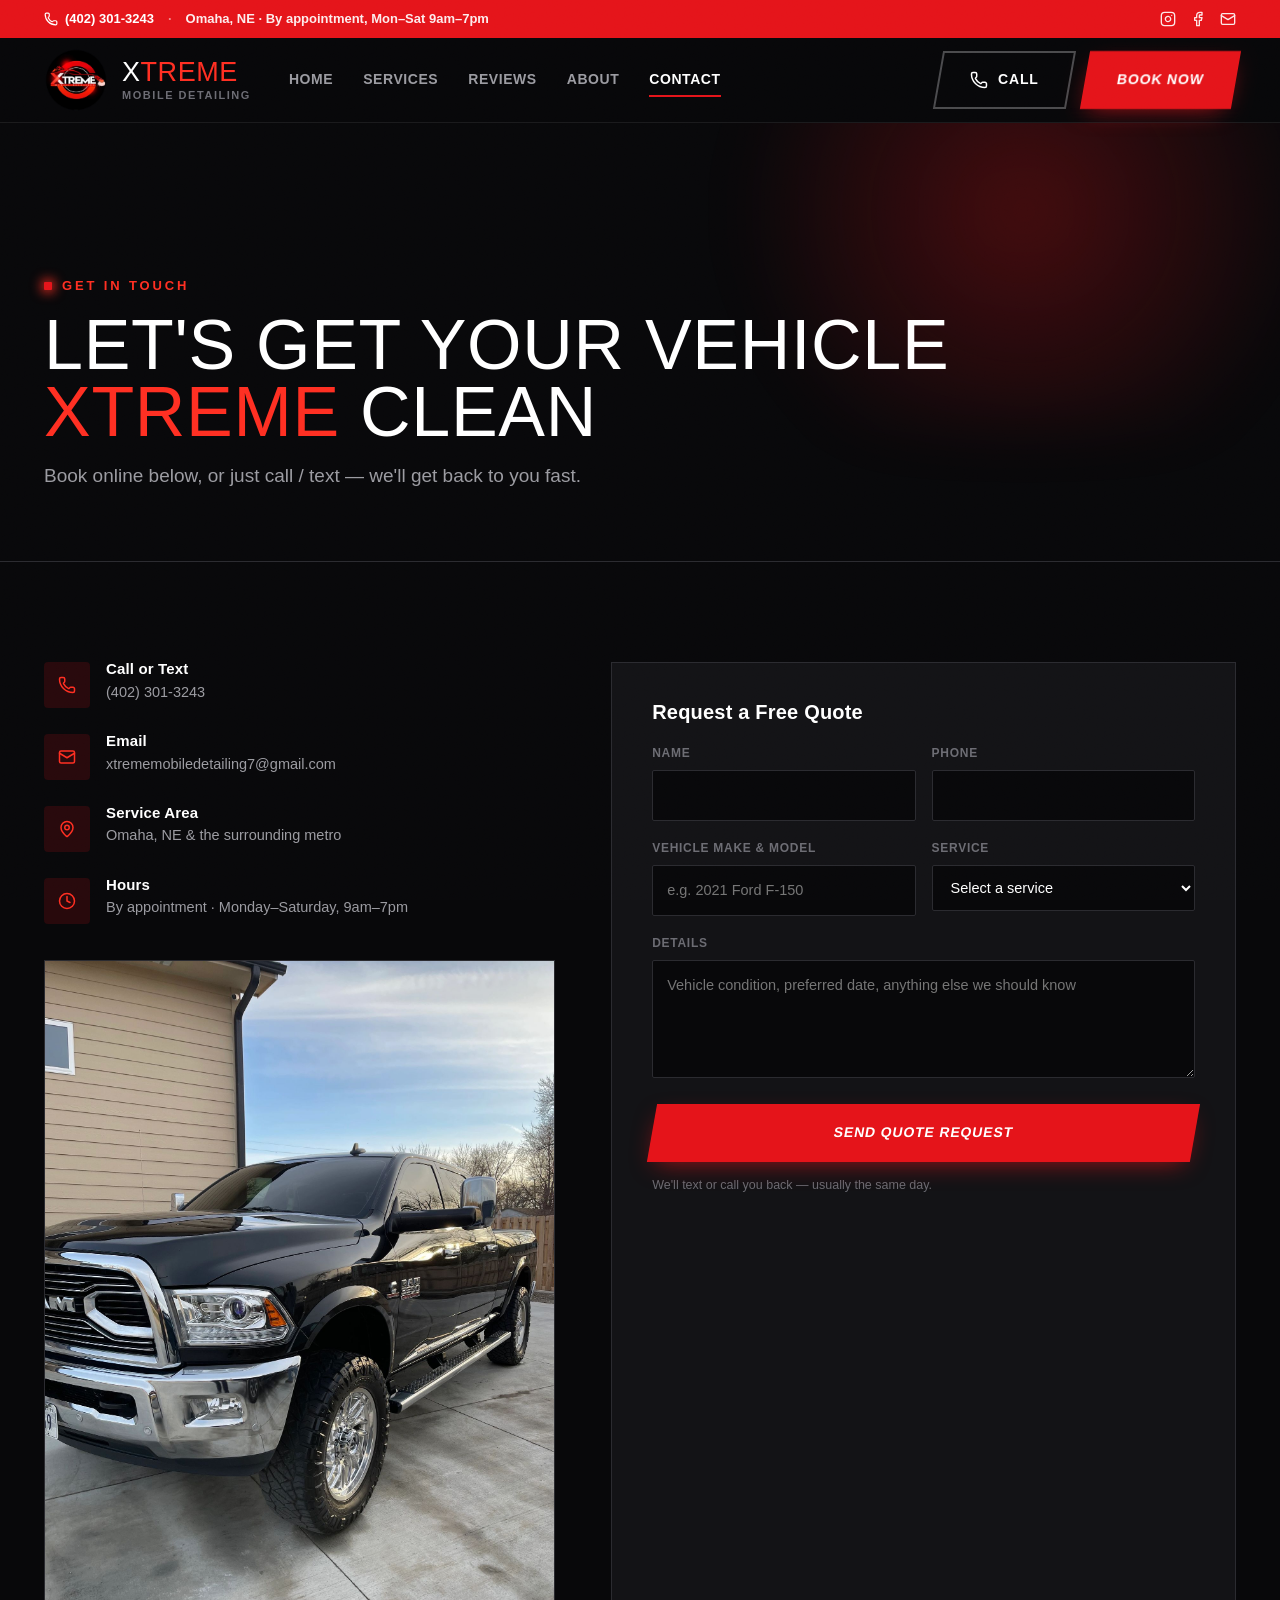
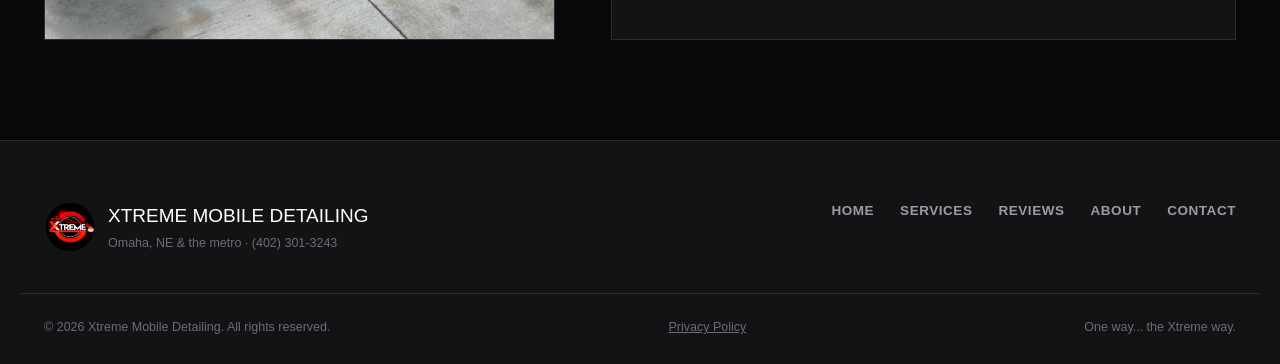
<file: contact.html>
<!DOCTYPE html>
<html lang="en">
<head>
<meta charset="utf-8" />
<meta name="viewport" content="width=device-width, initial-scale=1" />
<title>Contact &amp; Free Quote — Xtreme Mobile Detailing</title>
<meta name="description" content="Get a free mobile detailing quote in Omaha, NE. Call, text, or fill out the form — (402) 301-3243." />
<link rel="icon" href="assets/logo.png" />
<link rel="preconnect" href="https://api.fontshare.com" crossorigin />
<link href="https://api.fontshare.com/v2/css?f[]=tanker@400&f[]=general-sans@400,500,600,700&display=swap" rel="stylesheet" />
<link rel="stylesheet" href="styles.css" />
<!-- SEO:start (managed by seo.py) -->
<link rel="canonical" href="https://xtrememobiledetail.com/contact.html" />
<meta name="robots" content="index, follow" />
<meta name="theme-color" content="#08080a" />
<meta name="geo.region" content="US-NE" />
<meta name="geo.placename" content="Omaha, Nebraska" />
<meta name="ICBM" content="41.2565, -95.9345" />
<meta property="og:type" content="website" />
<meta property="og:site_name" content="Xtreme Mobile Detailing" />
<meta property="og:title" content="Contact &amp; Free Quote — Xtreme Mobile Detailing" />
<meta property="og:description" content="Get a free mobile detailing quote in Omaha, NE. Call, text, or fill out the form — (402) 301-3243." />
<meta property="og:url" content="https://xtrememobiledetail.com/contact.html" />
<meta property="og:image" content="https://xtrememobiledetail.com/assets/img/IMG_2473.jpeg" />
<meta name="twitter:card" content="summary_large_image" />
<meta name="twitter:title" content="Contact &amp; Free Quote — Xtreme Mobile Detailing" />
<meta name="twitter:description" content="Get a free mobile detailing quote in Omaha, NE. Call, text, or fill out the form — (402) 301-3243." />
<meta name="twitter:image" content="https://xtrememobiledetail.com/assets/img/IMG_2473.jpeg" />
<script type="application/ld+json" id="ld-business">{"@context":"https://schema.org","@type":"AutoWash","name":"Xtreme Mobile Detailing","image":"https://xtrememobiledetail.com/assets/img/IMG_2473.jpeg","url":"https://xtrememobiledetail.com/","telephone":"+1-402-301-3243","priceRange":"$$","description":"Mobile auto detailing serving Omaha, NE and the metro. Interior & exterior detailing, ceramic coating, paint correction and maintenance plans, performed at your home or office.","address":{"@type":"PostalAddress","addressLocality":"Omaha","addressRegion":"NE","addressCountry":"US"},"geo":{"@type":"GeoCoordinates","latitude":41.2565,"longitude":-95.9345},"areaServed":[{"@type":"City","name":"Omaha, NE"}],"sameAs":["https://www.instagram.com/xtreme_mobiledetail/","https://www.facebook.com/Xtm402/"],"openingHoursSpecification":[{"@type":"OpeningHoursSpecification","dayOfWeek":["Monday","Tuesday","Wednesday","Thursday","Friday","Saturday"],"opens":"09:00","closes":"19:00"}],"aggregateRating":{"@type":"AggregateRating","ratingValue":"5.0","reviewCount":"4","bestRating":"5"},"review":[{"@type":"Review","author":{"@type":"Person","name":"Billy Johnson"},"reviewRating":{"@type":"Rating","ratingValue":"5","bestRating":"5"},"reviewBody":"I am very impressed with their work. My RS is the cleanest it's probably ever been. Their prices are very affordable and the level of detail they put into the work shows. I would recommend Xtreme Mobile Detailing to anyone."}, {"@type":"Review","author":{"@type":"Person","name":"Michaela Luttig Nissen"},"reviewRating":{"@type":"Rating","ratingValue":"5","bestRating":"5"},"reviewBody":"They did an amazing job after an unfortunate incident of a friend throwing up in our car! Very professional and thoroughly cleaned and deodorized our car! Will use them again in the future."}, {"@type":"Review","author":{"@type":"Person","name":"Joel Villanueva"},"reviewRating":{"@type":"Rating","ratingValue":"5","bestRating":"5"},"reviewBody":"Great price for the amount of time put into the job. Also the workers are very nice and professional with what they do. Removed stains I myself thought could not be taken out and are very realistic with what they will do. 100% would recommend."}, {"@type":"Review","author":{"@type":"Person","name":"Yael Blanco-Zamudio"},"reviewRating":{"@type":"Rating","ratingValue":"5","bestRating":"5"},"reviewBody":"Extremely satisfied with the quality of the work. Highly recommend!"}]}</script>
<!-- SEO:end -->
</head>
<body data-page="contact">
<div class="grain" aria-hidden="true"></div>

<div class="utilbar">
  <div class="wrap utilbar__inner">
    <a class="utilbar__phone" href="tel:+14023013243">
      <svg viewBox="0 0 24 24" class="ico" aria-hidden="true"><path d="M13.8 16.6a1 1 0 0 0 1.2-.3l.4-.5a2 2 0 0 1 1.6-.8h3a2 2 0 0 1 2 2v3a2 2 0 0 1-2 2A18 18 0 0 1 2 4a2 2 0 0 1 2-2h3a2 2 0 0 1 2 2v3a2 2 0 0 1-.8 1.6l-.5.4a1 1 0 0 0-.3 1.2 14 14 0 0 0 6.4 6.4"/></svg>
      (402) 301-3243
    </a>
    <span class="utilbar__sep">·</span>
    <span class="utilbar__note">Omaha, NE · By appointment, Mon–Sat 9am–7pm</span>
    <span class="utilbar__spacer"></span>
    <a href="https://www.instagram.com/xtreme_mobiledetail/" target="_blank" rel="noreferrer" aria-label="Instagram" class="utilbar__soc">
      <svg viewBox="0 0 24 24" class="ico" aria-hidden="true"><rect width="20" height="20" x="2" y="2" rx="5"/><path d="M16 11.4A4 4 0 1 1 12.6 8 4 4 0 0 1 16 11.4z"/><line x1="17.5" x2="17.51" y1="6.5" y2="6.5"/></svg>
    </a>
    <a href="https://www.facebook.com/Xtm402/" target="_blank" rel="noreferrer" aria-label="Facebook" class="utilbar__soc">
      <svg viewBox="0 0 24 24" class="ico" aria-hidden="true"><path d="M18 2h-3a5 5 0 0 0-5 5v3H7v4h3v8h4v-8h3l1-4h-4V7a1 1 0 0 1 1-1h3z"/></svg>
    </a>
    <a href="mailto:xtrememobiledetailing7@gmail.com" class="utilbar__soc" aria-label="Email">
      <svg viewBox="0 0 24 24" class="ico" aria-hidden="true"><rect width="20" height="16" x="2" y="4" rx="2"/><path d="m22 7-10 6L2 7"/></svg>
    </a>
  </div>
</div>

<header class="header" id="top">
  <div class="wrap header__inner">
    <a class="brand" href="index.html" aria-label="Xtreme Mobile Detailing — home">
      <img src="assets/logo.png" alt="" width="64" height="64" />
      <span class="brand__name">X<em>TREME</em><span class="brand__loc">Mobile Detailing</span></span>
    </a>
    <nav class="nav" id="nav" aria-label="Primary">
      <a href="index.html">Home</a>
      <a href="services.html">Services</a>
      <a href="reviews.html">Reviews</a>
      <a href="about.html">About</a>
      <a href="contact.html" class="is-active">Contact</a>
    </nav>
    <div class="header__cta">
      <a class="btn btn--ghost" href="tel:+14023013243">
        <svg viewBox="0 0 24 24" class="ico" aria-hidden="true"><path d="M13.8 16.6a1 1 0 0 0 1.2-.3l.4-.5a2 2 0 0 1 1.6-.8h3a2 2 0 0 1 2 2v3a2 2 0 0 1-2 2A18 18 0 0 1 2 4a2 2 0 0 1 2-2h3a2 2 0 0 1 2 2v3a2 2 0 0 1-.8 1.6l-.5.4a1 1 0 0 0-.3 1.2 14 14 0 0 0 6.4 6.4"/></svg>
        <span>Call</span>
      </a>
      <a class="btn btn--red" href="contact.html">Book Now</a>
    </div>
    <button class="burger" id="burger" aria-label="Open menu" aria-expanded="false"><span></span><span></span><span></span></button>
  </div>
</header>

<div class="drawer" id="drawer" aria-hidden="true">
  <nav class="drawer__nav" aria-label="Mobile">
    <a href="index.html">Home</a>
    <a href="services.html">Services</a>
    <a href="reviews.html">Reviews</a>
    <a href="about.html">About</a>
    <a href="contact.html" class="is-active">Contact</a>
  </nav>
  <div class="drawer__cta">
    <a class="btn btn--red btn--block" href="contact.html">Book Now</a>
    <a class="btn btn--ghost btn--block" href="tel:+14023013243">Call (402) 301-3243</a>
  </div>
</div>

<main>

<section class="pagehero">
  <div class="pagehero__glow" aria-hidden="true"></div>
  <div class="wrap">
    <span class="eyebrow reveal">Get In Touch</span>
    <h1 class="reveal" data-d="1">Let's Get Your Vehicle<br /><span class="accent">Xtreme</span> Clean</h1>
    <p class="lede reveal" data-d="2">Book online below, or just call / text — we'll get back to you fast.</p>
  </div>
</section>

<section class="section section--dark">
  <div class="wrap contact-grid">

    <div class="contact-info reveal">
      <div class="contact-info__row">
        <span class="ico-wrap"><svg viewBox="0 0 24 24" class="ico" aria-hidden="true"><path d="M13.8 16.6a1 1 0 0 0 1.2-.3l.4-.5a2 2 0 0 1 1.6-.8h3a2 2 0 0 1 2 2v3a2 2 0 0 1-2 2A18 18 0 0 1 2 4a2 2 0 0 1 2-2h3a2 2 0 0 1 2 2v3a2 2 0 0 1-.8 1.6l-.5.4a1 1 0 0 0-.3 1.2 14 14 0 0 0 6.4 6.4"/></svg></span>
        <div><h4>Call or Text</h4><a href="tel:+14023013243">(402) 301-3243</a></div>
      </div>
      <div class="contact-info__row">
        <span class="ico-wrap"><svg viewBox="0 0 24 24" class="ico" aria-hidden="true"><rect width="20" height="16" x="2" y="4" rx="2"/><path d="m22 7-10 6L2 7"/></svg></span>
        <div><h4>Email</h4><a href="mailto:xtrememobiledetailing7@gmail.com">xtrememobiledetailing7@gmail.com</a></div>
      </div>
      <div class="contact-info__row">
        <span class="ico-wrap"><svg viewBox="0 0 24 24" class="ico" aria-hidden="true"><path d="M20 10c0 5-5.5 10.2-7.4 11.8a1 1 0 0 1-1.2 0C9.5 20.2 4 15 4 10a8 8 0 0 1 16 0"/><circle cx="12" cy="10" r="3"/></svg></span>
        <div><h4>Service Area</h4><p>Omaha, NE &amp; the surrounding metro</p></div>
      </div>
      <div class="contact-info__row">
        <span class="ico-wrap"><svg viewBox="0 0 24 24" class="ico" aria-hidden="true"><circle cx="12" cy="12" r="10"/><path d="M12 6v6l4 2"/></svg></span>
        <div><h4>Hours</h4><p>By appointment · Monday–Saturday, 9am–7pm</p></div>
      </div>

      <div style="margin-top:10px;">
        <img src="assets/img/IMG_2480.jpeg" alt="Dodge Ram truck after detail" style="width:100%;border:1px solid var(--line);" />
      </div>
    </div>

    <div class="form reveal" data-d="1">
      <h3>Request a Free Quote</h3>
      <form id="qform">
        <input type="checkbox" name="botcheck" class="honeypot" tabindex="-1" autocomplete="off" />
        <div class="field-row">
          <div class="field">
            <label for="f-name">Name</label>
            <input type="text" id="f-name" name="name" required />
          </div>
          <div class="field">
            <label for="f-phone">Phone</label>
            <input type="tel" id="f-phone" name="phone" required />
          </div>
        </div>
        <div class="field-row">
          <div class="field">
            <label for="f-vehicle">Vehicle Make &amp; Model</label>
            <input type="text" id="f-vehicle" name="vehicle" placeholder="e.g. 2021 Ford F-150" />
          </div>
          <div class="field">
            <label for="f-service">Service</label>
            <select id="f-service" name="service">
              <option value="">Select a service</option>
              <option>Interior Detail</option>
              <option>The Essentials</option>
              <option>The Xtreme (Signature)</option>
              <option>Maintenance Program</option>
              <option>Exterior Detail</option>
              <option>Paint Correction</option>
              <option>Ceramic Coating</option>
              <option>Not sure — help me pick</option>
            </select>
          </div>
        </div>
        <div class="field">
          <label for="f-notes">Details</label>
          <textarea id="f-notes" name="notes" rows="4" placeholder="Vehicle condition, preferred date, anything else we should know"></textarea>
        </div>
        <button type="submit" class="btn btn--red btn--block">Send Quote Request</button>
        <p class="form-note">We'll text or call you back — usually the same day.</p>
      </form>
      <div class="form-done" id="qformDone" hidden>
        <h3>Got it!</h3>
        <p>Thanks — we'll reach out shortly to lock in your appointment.</p>
      </div>
    </div>

  </div>
</section>

</main>

<footer class="footer">
  <div class="wrap footer__inner">
    <div class="footer__brand">
      <img src="assets/logo.png" alt="" width="52" height="52" />
      <div>
        <div class="footer__name">XTREME MOBILE DETAILING</div>
        <div class="footer__loc">Omaha, NE &amp; the metro · (402) 301-3243</div>
      </div>
    </div>
    <nav class="footer__nav" aria-label="Footer">
      <a href="index.html">Home</a>
      <a href="services.html">Services</a>
      <a href="reviews.html">Reviews</a>
      <a href="about.html">About</a>
      <a href="contact.html">Contact</a>
    </nav>
  </div>
  <div class="wrap footer__base">
    <span>© <span id="year">2026</span> Xtreme Mobile Detailing. All rights reserved.</span>
    <span class="footer__legal"><a href="privacy.html">Privacy Policy</a></span>
    <span>One way... the Xtreme way.</span>
  </div>
</footer>

<div class="mobar">
  <a class="mobar__btn" href="sms:+14023013243"><svg viewBox="0 0 24 24" class="ico" aria-hidden="true"><path d="M22 17a2 2 0 0 1-2 2H6.8a2 2 0 0 0-1.4.6l-2.2 2.2A.7.7 0 0 1 2 21.3V5a2 2 0 0 1 2-2h16a2 2 0 0 1 2 2z"/></svg>Text</a>
  <a class="mobar__btn" href="tel:+14023013243"><svg viewBox="0 0 24 24" class="ico" aria-hidden="true"><path d="M13.8 16.6a1 1 0 0 0 1.2-.3l.4-.5a2 2 0 0 1 1.6-.8h3a2 2 0 0 1 2 2v3a2 2 0 0 1-2 2A18 18 0 0 1 2 4a2 2 0 0 1 2-2h3a2 2 0 0 1 2 2v3a2 2 0 0 1-.8 1.6l-.5.4a1 1 0 0 0-.3 1.2 14 14 0 0 0 6.4 6.4"/></svg>Call</a>
  <a class="mobar__btn mobar__btn--red" href="contact.html"><svg viewBox="0 0 24 24" class="ico" aria-hidden="true"><path d="M8 2v4M16 2v4"/><rect width="18" height="18" x="3" y="4" rx="2"/><path d="M3 10h18"/></svg>Quote</a>
</div>

<script src="script.js"></script>
</body>
</html>
</file>
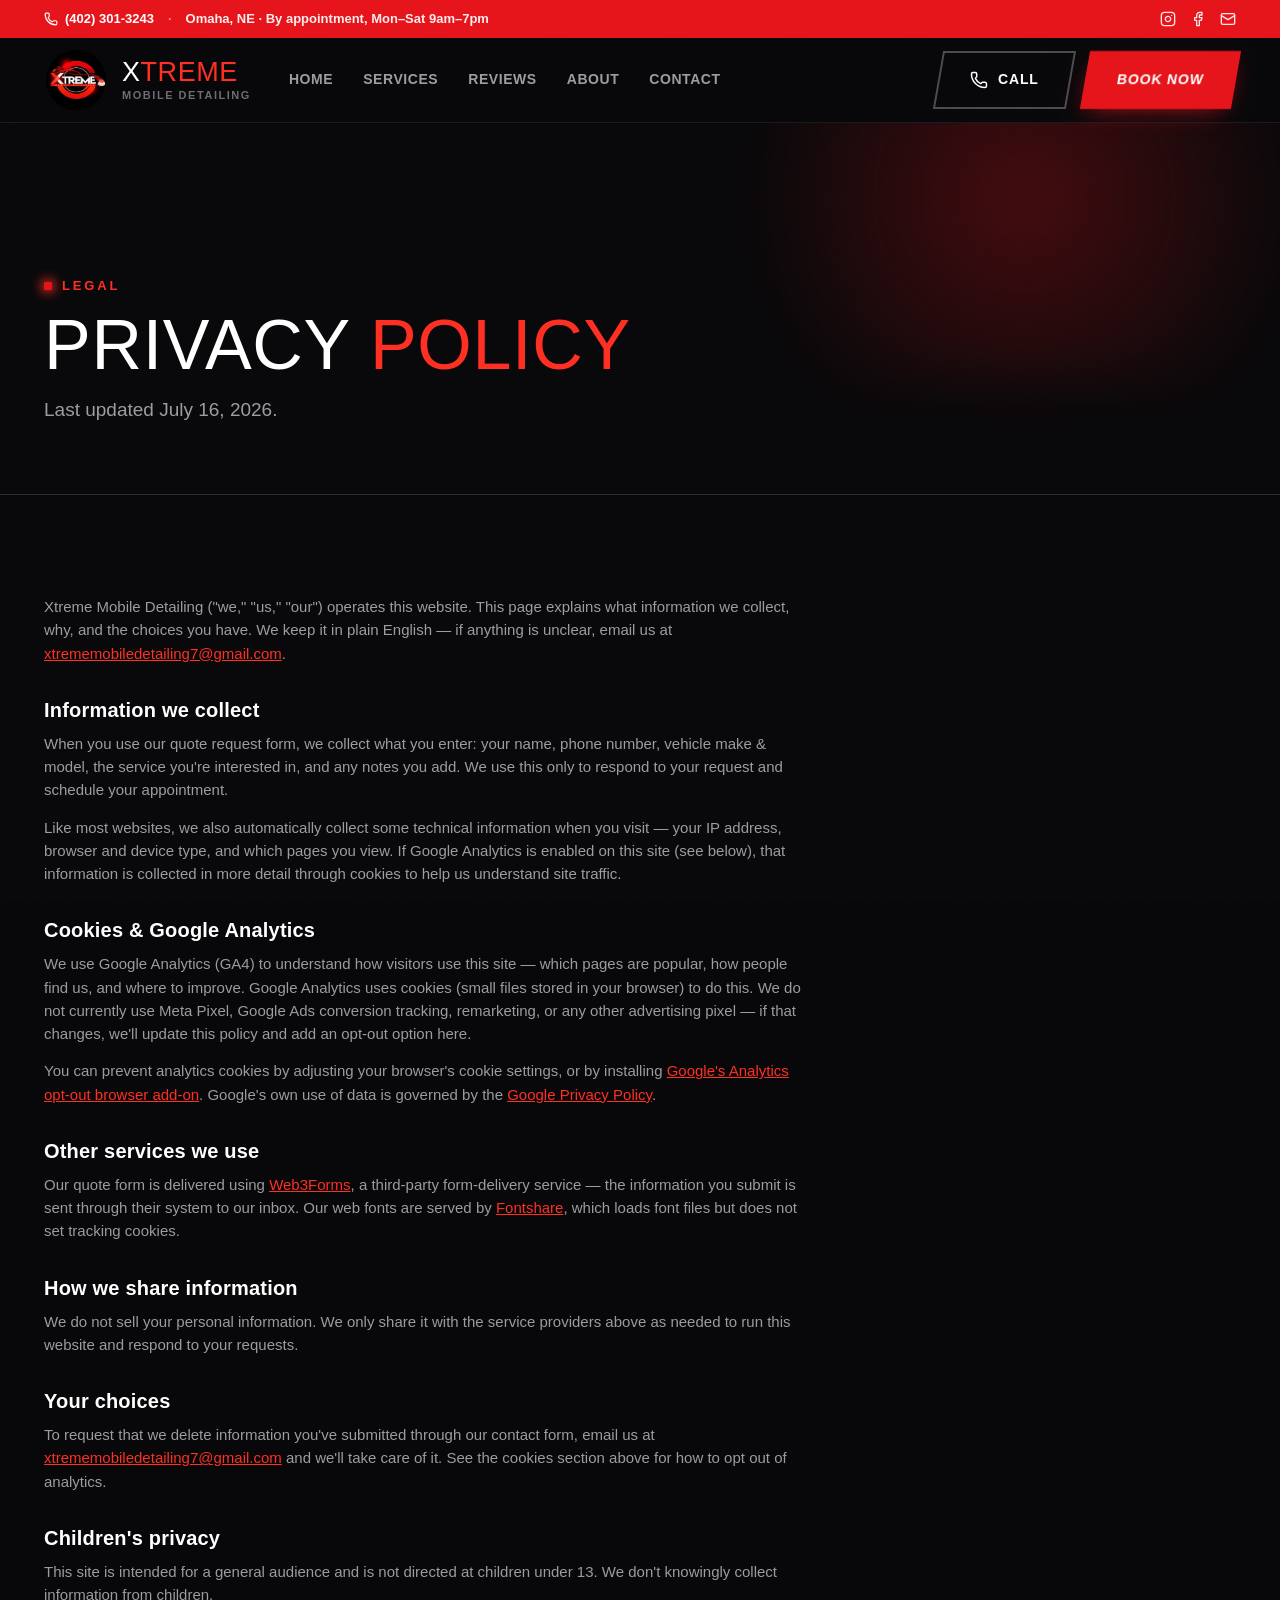
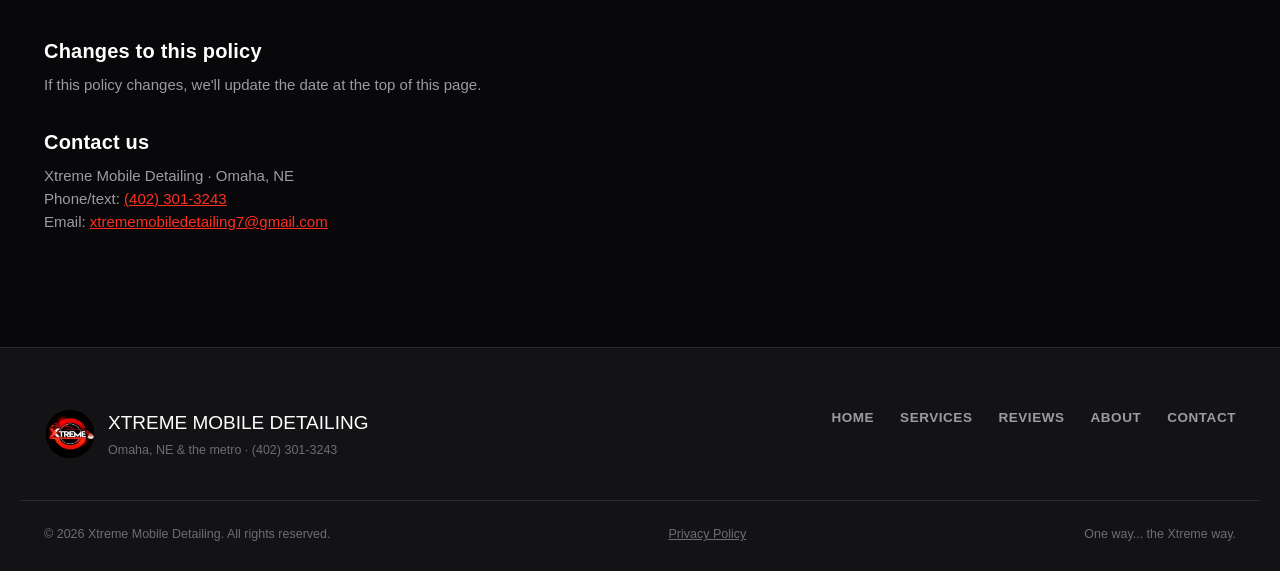
<file: privacy.html>
<!DOCTYPE html>
<html lang="en">
<head>
<meta charset="utf-8" />
<meta name="viewport" content="width=device-width, initial-scale=1" />
<title>Privacy Policy — Xtreme Mobile Detailing</title>
<meta name="description" content="How Xtreme Mobile Detailing collects, uses, and protects your information, including our use of cookies and Google Analytics." />
<link rel="icon" href="assets/logo.png" />
<link rel="preconnect" href="https://api.fontshare.com" crossorigin />
<link href="https://api.fontshare.com/v2/css?f[]=tanker@400&f[]=general-sans@400,500,600,700&display=swap" rel="stylesheet" />
<link rel="stylesheet" href="styles.css" />
<!-- SEO:start (managed by seo.py) -->
<link rel="canonical" href="https://xtrememobiledetail.com/privacy.html" />
<meta name="robots" content="index, follow" />
<meta name="theme-color" content="#08080a" />
<meta name="geo.region" content="US-NE" />
<meta name="geo.placename" content="Omaha, Nebraska" />
<meta name="ICBM" content="41.2565, -95.9345" />
<meta property="og:type" content="website" />
<meta property="og:site_name" content="Xtreme Mobile Detailing" />
<meta property="og:title" content="Privacy Policy — Xtreme Mobile Detailing" />
<meta property="og:description" content="How Xtreme Mobile Detailing collects, uses, and protects your information, including our use of cookies and Google Analytics." />
<meta property="og:url" content="https://xtrememobiledetail.com/privacy.html" />
<meta property="og:image" content="https://xtrememobiledetail.com/assets/img/IMG_2473.jpeg" />
<meta name="twitter:card" content="summary_large_image" />
<meta name="twitter:title" content="Privacy Policy — Xtreme Mobile Detailing" />
<meta name="twitter:description" content="How Xtreme Mobile Detailing collects, uses, and protects your information, including our use of cookies and Google Analytics." />
<meta name="twitter:image" content="https://xtrememobiledetail.com/assets/img/IMG_2473.jpeg" />
<script type="application/ld+json" id="ld-business">{"@context":"https://schema.org","@type":"AutoWash","name":"Xtreme Mobile Detailing","image":"https://xtrememobiledetail.com/assets/img/IMG_2473.jpeg","url":"https://xtrememobiledetail.com/","telephone":"+1-402-301-3243","priceRange":"$$","description":"Mobile auto detailing serving Omaha, NE and the metro. Interior & exterior detailing, ceramic coating, paint correction and maintenance plans, performed at your home or office.","address":{"@type":"PostalAddress","addressLocality":"Omaha","addressRegion":"NE","addressCountry":"US"},"geo":{"@type":"GeoCoordinates","latitude":41.2565,"longitude":-95.9345},"areaServed":[{"@type":"City","name":"Omaha, NE"}],"sameAs":["https://www.instagram.com/xtreme_mobiledetail/","https://www.facebook.com/Xtm402/"],"openingHoursSpecification":[{"@type":"OpeningHoursSpecification","dayOfWeek":["Monday","Tuesday","Wednesday","Thursday","Friday","Saturday"],"opens":"09:00","closes":"19:00"}],"aggregateRating":{"@type":"AggregateRating","ratingValue":"5.0","reviewCount":"4","bestRating":"5"},"review":[{"@type":"Review","author":{"@type":"Person","name":"Billy Johnson"},"reviewRating":{"@type":"Rating","ratingValue":"5","bestRating":"5"},"reviewBody":"I am very impressed with their work. My RS is the cleanest it's probably ever been. Their prices are very affordable and the level of detail they put into the work shows. I would recommend Xtreme Mobile Detailing to anyone."}, {"@type":"Review","author":{"@type":"Person","name":"Michaela Luttig Nissen"},"reviewRating":{"@type":"Rating","ratingValue":"5","bestRating":"5"},"reviewBody":"They did an amazing job after an unfortunate incident of a friend throwing up in our car! Very professional and thoroughly cleaned and deodorized our car! Will use them again in the future."}, {"@type":"Review","author":{"@type":"Person","name":"Joel Villanueva"},"reviewRating":{"@type":"Rating","ratingValue":"5","bestRating":"5"},"reviewBody":"Great price for the amount of time put into the job. Also the workers are very nice and professional with what they do. Removed stains I myself thought could not be taken out and are very realistic with what they will do. 100% would recommend."}, {"@type":"Review","author":{"@type":"Person","name":"Yael Blanco-Zamudio"},"reviewRating":{"@type":"Rating","ratingValue":"5","bestRating":"5"},"reviewBody":"Extremely satisfied with the quality of the work. Highly recommend!"}]}</script>
<!-- SEO:end -->
</head>
<body data-page="privacy">
<div class="grain" aria-hidden="true"></div>

<div class="utilbar">
  <div class="wrap utilbar__inner">
    <a class="utilbar__phone" href="tel:+14023013243">
      <svg viewBox="0 0 24 24" class="ico" aria-hidden="true"><path d="M13.8 16.6a1 1 0 0 0 1.2-.3l.4-.5a2 2 0 0 1 1.6-.8h3a2 2 0 0 1 2 2v3a2 2 0 0 1-2 2A18 18 0 0 1 2 4a2 2 0 0 1 2-2h3a2 2 0 0 1 2 2v3a2 2 0 0 1-.8 1.6l-.5.4a1 1 0 0 0-.3 1.2 14 14 0 0 0 6.4 6.4"/></svg>
      (402) 301-3243
    </a>
    <span class="utilbar__sep">·</span>
    <span class="utilbar__note">Omaha, NE · By appointment, Mon–Sat 9am–7pm</span>
    <span class="utilbar__spacer"></span>
    <a href="https://www.instagram.com/xtreme_mobiledetail/" target="_blank" rel="noreferrer" aria-label="Instagram" class="utilbar__soc">
      <svg viewBox="0 0 24 24" class="ico" aria-hidden="true"><rect width="20" height="20" x="2" y="2" rx="5"/><path d="M16 11.4A4 4 0 1 1 12.6 8 4 4 0 0 1 16 11.4z"/><line x1="17.5" x2="17.51" y1="6.5" y2="6.5"/></svg>
    </a>
    <a href="https://www.facebook.com/Xtm402/" target="_blank" rel="noreferrer" aria-label="Facebook" class="utilbar__soc">
      <svg viewBox="0 0 24 24" class="ico" aria-hidden="true"><path d="M18 2h-3a5 5 0 0 0-5 5v3H7v4h3v8h4v-8h3l1-4h-4V7a1 1 0 0 1 1-1h3z"/></svg>
    </a>
    <a href="mailto:xtrememobiledetailing7@gmail.com" class="utilbar__soc" aria-label="Email">
      <svg viewBox="0 0 24 24" class="ico" aria-hidden="true"><rect width="20" height="16" x="2" y="4" rx="2"/><path d="m22 7-10 6L2 7"/></svg>
    </a>
  </div>
</div>

<header class="header" id="top">
  <div class="wrap header__inner">
    <a class="brand" href="index.html" aria-label="Xtreme Mobile Detailing — home">
      <img src="assets/logo.png" alt="" width="64" height="64" />
      <span class="brand__name">X<em>TREME</em><span class="brand__loc">Mobile Detailing</span></span>
    </a>
    <nav class="nav" id="nav" aria-label="Primary">
      <a href="index.html">Home</a>
      <a href="services.html">Services</a>
      <a href="reviews.html">Reviews</a>
      <a href="about.html">About</a>
      <a href="contact.html">Contact</a>
    </nav>
    <div class="header__cta">
      <a class="btn btn--ghost" href="tel:+14023013243">
        <svg viewBox="0 0 24 24" class="ico" aria-hidden="true"><path d="M13.8 16.6a1 1 0 0 0 1.2-.3l.4-.5a2 2 0 0 1 1.6-.8h3a2 2 0 0 1 2 2v3a2 2 0 0 1-2 2A18 18 0 0 1 2 4a2 2 0 0 1 2-2h3a2 2 0 0 1 2 2v3a2 2 0 0 1-.8 1.6l-.5.4a1 1 0 0 0-.3 1.2 14 14 0 0 0 6.4 6.4"/></svg>
        <span>Call</span>
      </a>
      <a class="btn btn--red" href="contact.html">Book Now</a>
    </div>
    <button class="burger" id="burger" aria-label="Open menu" aria-expanded="false"><span></span><span></span><span></span></button>
  </div>
</header>

<div class="drawer" id="drawer" aria-hidden="true">
  <nav class="drawer__nav" aria-label="Mobile">
    <a href="index.html">Home</a>
    <a href="services.html">Services</a>
    <a href="reviews.html">Reviews</a>
    <a href="about.html">About</a>
    <a href="contact.html">Contact</a>
  </nav>
  <div class="drawer__cta">
    <a class="btn btn--red btn--block" href="contact.html">Book Now</a>
    <a class="btn btn--ghost btn--block" href="tel:+14023013243">Call (402) 301-3243</a>
  </div>
</div>

<main>

<section class="pagehero">
  <div class="pagehero__glow" aria-hidden="true"></div>
  <div class="wrap">
    <span class="eyebrow reveal">Legal</span>
    <h1 class="reveal" data-d="1">Privacy <span class="accent">Policy</span></h1>
    <p class="lede reveal" data-d="2">Last updated July 16, 2026.</p>
  </div>
</section>

<section class="section section--dark">
  <div class="wrap">
    <div class="legal-copy reveal">

      <p>Xtreme Mobile Detailing ("we," "us," "our") operates this website. This page explains what information we collect, why, and the choices you have. We keep it in plain English — if anything is unclear, email us at <a href="mailto:xtrememobiledetailing7@gmail.com">xtrememobiledetailing7@gmail.com</a>.</p>

      <h2>Information we collect</h2>
      <p>When you use our quote request form, we collect what you enter: your name, phone number, vehicle make &amp; model, the service you're interested in, and any notes you add. We use this only to respond to your request and schedule your appointment.</p>
      <p>Like most websites, we also automatically collect some technical information when you visit — your IP address, browser and device type, and which pages you view. If Google Analytics is enabled on this site (see below), that information is collected in more detail through cookies to help us understand site traffic.</p>

      <h2>Cookies &amp; Google Analytics</h2>
      <p>We use Google Analytics (GA4) to understand how visitors use this site — which pages are popular, how people find us, and where to improve. Google Analytics uses cookies (small files stored in your browser) to do this. We do not currently use Meta Pixel, Google Ads conversion tracking, remarketing, or any other advertising pixel — if that changes, we'll update this policy and add an opt-out option here.</p>
      <p>You can prevent analytics cookies by adjusting your browser's cookie settings, or by installing <a href="https://tools.google.com/dlpage/gaoptout" target="_blank" rel="noopener">Google's Analytics opt-out browser add-on</a>. Google's own use of data is governed by the <a href="https://policies.google.com/privacy" target="_blank" rel="noopener">Google Privacy Policy</a>.</p>

      <h2>Other services we use</h2>
      <p>Our quote form is delivered using <a href="https://web3forms.com" target="_blank" rel="noopener">Web3Forms</a>, a third-party form-delivery service — the information you submit is sent through their system to our inbox. Our web fonts are served by <a href="https://www.fontshare.com" target="_blank" rel="noopener">Fontshare</a>, which loads font files but does not set tracking cookies.</p>

      <h2>How we share information</h2>
      <p>We do not sell your personal information. We only share it with the service providers above as needed to run this website and respond to your requests.</p>

      <h2>Your choices</h2>
      <p>To request that we delete information you've submitted through our contact form, email us at <a href="mailto:xtrememobiledetailing7@gmail.com">xtrememobiledetailing7@gmail.com</a> and we'll take care of it. See the cookies section above for how to opt out of analytics.</p>

      <h2>Children's privacy</h2>
      <p>This site is intended for a general audience and is not directed at children under 13. We don't knowingly collect information from children.</p>

      <h2>Changes to this policy</h2>
      <p>If this policy changes, we'll update the date at the top of this page.</p>

      <h2>Contact us</h2>
      <p>Xtreme Mobile Detailing · Omaha, NE<br />
      Phone/text: <a href="tel:+14023013243">(402) 301-3243</a><br />
      Email: <a href="mailto:xtrememobiledetailing7@gmail.com">xtrememobiledetailing7@gmail.com</a></p>

    </div>
  </div>
</section>

</main>

<footer class="footer">
  <div class="wrap footer__inner">
    <div class="footer__brand">
      <img src="assets/logo.png" alt="" width="52" height="52" />
      <div>
        <div class="footer__name">XTREME MOBILE DETAILING</div>
        <div class="footer__loc">Omaha, NE &amp; the metro · (402) 301-3243</div>
      </div>
    </div>
    <nav class="footer__nav" aria-label="Footer">
      <a href="index.html">Home</a>
      <a href="services.html">Services</a>
      <a href="reviews.html">Reviews</a>
      <a href="about.html">About</a>
      <a href="contact.html">Contact</a>
    </nav>
  </div>
  <div class="wrap footer__base">
    <span>© <span id="year">2026</span> Xtreme Mobile Detailing. All rights reserved.</span>
    <span class="footer__legal"><a href="privacy.html">Privacy Policy</a></span>
    <span>One way... the Xtreme way.</span>
  </div>
</footer>

<div class="mobar">
  <a class="mobar__btn" href="sms:+14023013243"><svg viewBox="0 0 24 24" class="ico" aria-hidden="true"><path d="M22 17a2 2 0 0 1-2 2H6.8a2 2 0 0 0-1.4.6l-2.2 2.2A.7.7 0 0 1 2 21.3V5a2 2 0 0 1 2-2h16a2 2 0 0 1 2 2z"/></svg>Text</a>
  <a class="mobar__btn" href="tel:+14023013243"><svg viewBox="0 0 24 24" class="ico" aria-hidden="true"><path d="M13.8 16.6a1 1 0 0 0 1.2-.3l.4-.5a2 2 0 0 1 1.6-.8h3a2 2 0 0 1 2 2v3a2 2 0 0 1-2 2A18 18 0 0 1 2 4a2 2 0 0 1 2-2h3a2 2 0 0 1 2 2v3a2 2 0 0 1-.8 1.6l-.5.4a1 1 0 0 0-.3 1.2 14 14 0 0 0 6.4 6.4"/></svg>Call</a>
  <a class="mobar__btn mobar__btn--red" href="contact.html"><svg viewBox="0 0 24 24" class="ico" aria-hidden="true"><path d="M8 2v4M16 2v4"/><rect width="18" height="18" x="3" y="4" rx="2"/><path d="M3 10h18"/></svg>Quote</a>
</div>

<script src="script.js"></script>
</body>
</html>
</file>
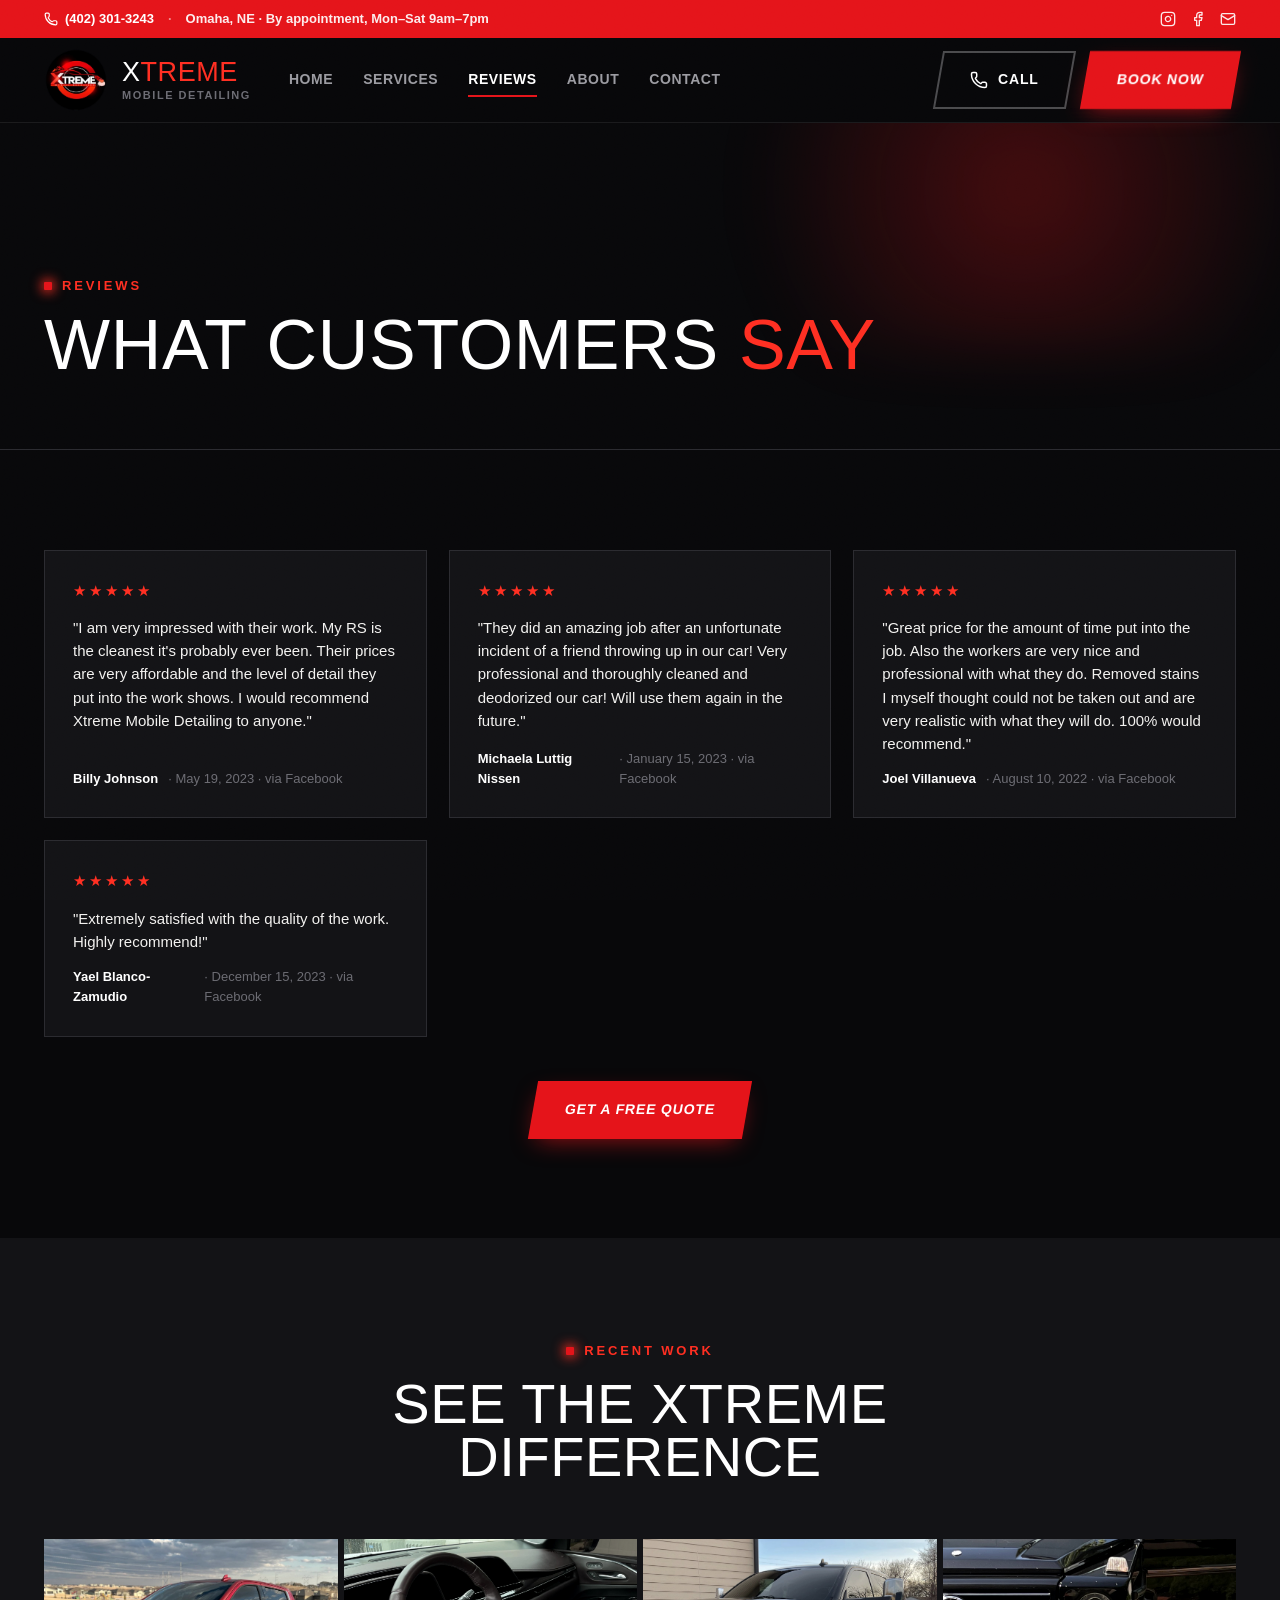
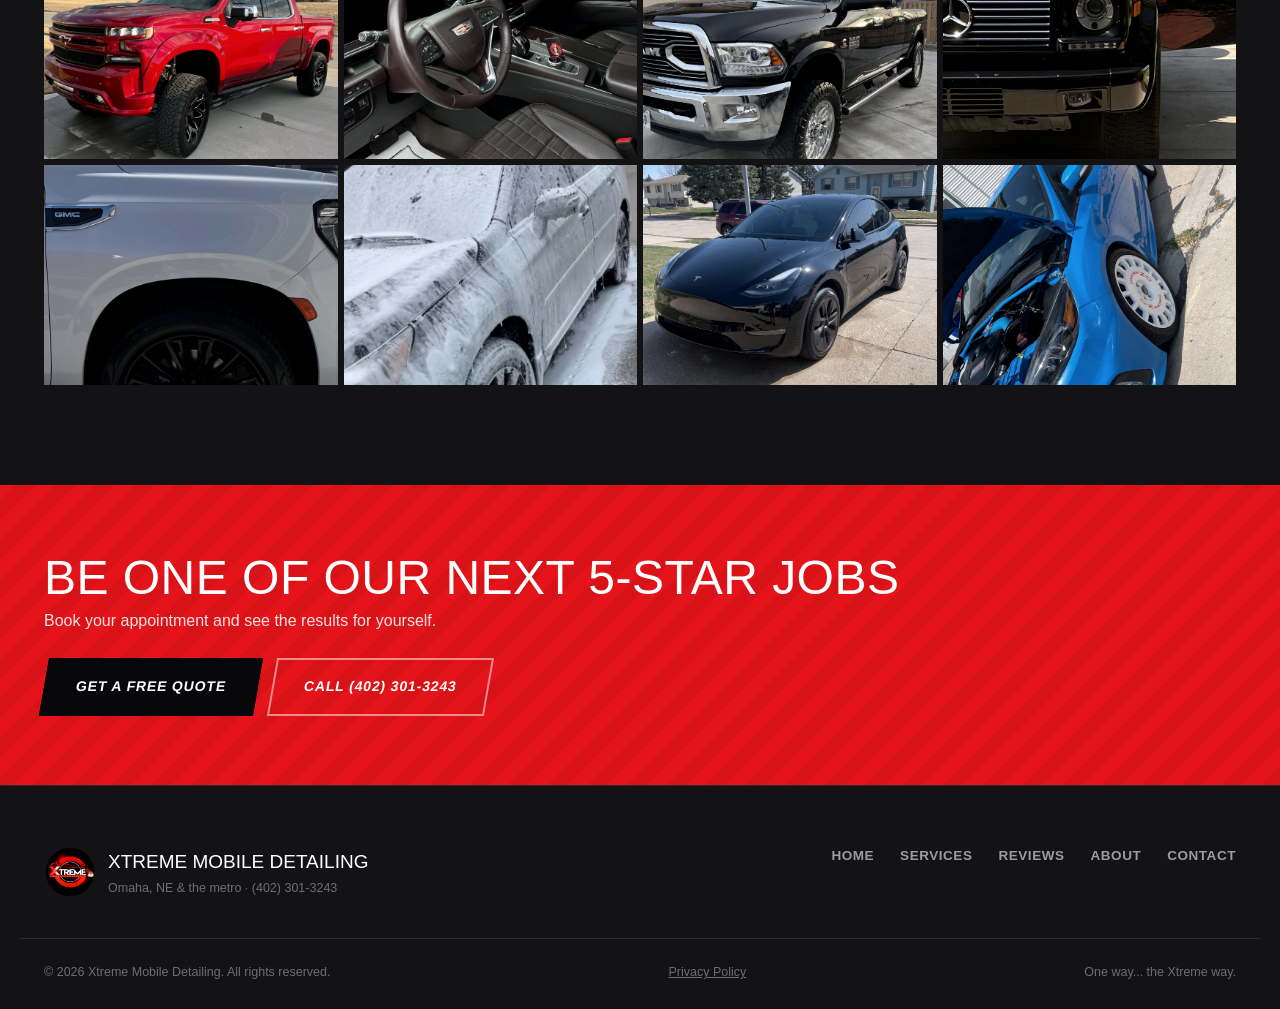
<file: reviews.html>
<!DOCTYPE html>
<html lang="en">
<head>
<meta charset="utf-8" />
<meta name="viewport" content="width=device-width, initial-scale=1" />
<title>Reviews — Xtreme Mobile Detailing</title>
<meta name="description" content="What Omaha customers say about Xtreme Mobile Detailing." />
<link rel="icon" href="assets/logo.png" />
<link rel="preconnect" href="https://api.fontshare.com" crossorigin />
<link href="https://api.fontshare.com/v2/css?f[]=tanker@400&f[]=general-sans@400,500,600,700&display=swap" rel="stylesheet" />
<link rel="stylesheet" href="styles.css" />
<!-- SEO:start (managed by seo.py) -->
<link rel="canonical" href="https://xtrememobiledetail.com/reviews.html" />
<meta name="robots" content="index, follow" />
<meta name="theme-color" content="#08080a" />
<meta name="geo.region" content="US-NE" />
<meta name="geo.placename" content="Omaha, Nebraska" />
<meta name="ICBM" content="41.2565, -95.9345" />
<meta property="og:type" content="website" />
<meta property="og:site_name" content="Xtreme Mobile Detailing" />
<meta property="og:title" content="Reviews — Xtreme Mobile Detailing" />
<meta property="og:description" content="What Omaha customers say about Xtreme Mobile Detailing." />
<meta property="og:url" content="https://xtrememobiledetail.com/reviews.html" />
<meta property="og:image" content="https://xtrememobiledetail.com/assets/img/IMG_2473.jpeg" />
<meta name="twitter:card" content="summary_large_image" />
<meta name="twitter:title" content="Reviews — Xtreme Mobile Detailing" />
<meta name="twitter:description" content="What Omaha customers say about Xtreme Mobile Detailing." />
<meta name="twitter:image" content="https://xtrememobiledetail.com/assets/img/IMG_2473.jpeg" />
<script type="application/ld+json" id="ld-business">{"@context":"https://schema.org","@type":"AutoWash","name":"Xtreme Mobile Detailing","image":"https://xtrememobiledetail.com/assets/img/IMG_2473.jpeg","url":"https://xtrememobiledetail.com/","telephone":"+1-402-301-3243","priceRange":"$$","description":"Mobile auto detailing serving Omaha, NE and the metro. Interior & exterior detailing, ceramic coating, paint correction and maintenance plans, performed at your home or office.","address":{"@type":"PostalAddress","addressLocality":"Omaha","addressRegion":"NE","addressCountry":"US"},"geo":{"@type":"GeoCoordinates","latitude":41.2565,"longitude":-95.9345},"areaServed":[{"@type":"City","name":"Omaha, NE"}],"sameAs":["https://www.instagram.com/xtreme_mobiledetail/","https://www.facebook.com/Xtm402/"],"openingHoursSpecification":[{"@type":"OpeningHoursSpecification","dayOfWeek":["Monday","Tuesday","Wednesday","Thursday","Friday","Saturday"],"opens":"09:00","closes":"19:00"}],"aggregateRating":{"@type":"AggregateRating","ratingValue":"5.0","reviewCount":"4","bestRating":"5"},"review":[{"@type":"Review","author":{"@type":"Person","name":"Billy Johnson"},"reviewRating":{"@type":"Rating","ratingValue":"5","bestRating":"5"},"reviewBody":"I am very impressed with their work. My RS is the cleanest it's probably ever been. Their prices are very affordable and the level of detail they put into the work shows. I would recommend Xtreme Mobile Detailing to anyone."}, {"@type":"Review","author":{"@type":"Person","name":"Michaela Luttig Nissen"},"reviewRating":{"@type":"Rating","ratingValue":"5","bestRating":"5"},"reviewBody":"They did an amazing job after an unfortunate incident of a friend throwing up in our car! Very professional and thoroughly cleaned and deodorized our car! Will use them again in the future."}, {"@type":"Review","author":{"@type":"Person","name":"Joel Villanueva"},"reviewRating":{"@type":"Rating","ratingValue":"5","bestRating":"5"},"reviewBody":"Great price for the amount of time put into the job. Also the workers are very nice and professional with what they do. Removed stains I myself thought could not be taken out and are very realistic with what they will do. 100% would recommend."}, {"@type":"Review","author":{"@type":"Person","name":"Yael Blanco-Zamudio"},"reviewRating":{"@type":"Rating","ratingValue":"5","bestRating":"5"},"reviewBody":"Extremely satisfied with the quality of the work. Highly recommend!"}]}</script>
<!-- SEO:end -->
</head>
<body data-page="reviews">
<div class="grain" aria-hidden="true"></div>

<div class="utilbar">
  <div class="wrap utilbar__inner">
    <a class="utilbar__phone" href="tel:+14023013243">
      <svg viewBox="0 0 24 24" class="ico" aria-hidden="true"><path d="M13.8 16.6a1 1 0 0 0 1.2-.3l.4-.5a2 2 0 0 1 1.6-.8h3a2 2 0 0 1 2 2v3a2 2 0 0 1-2 2A18 18 0 0 1 2 4a2 2 0 0 1 2-2h3a2 2 0 0 1 2 2v3a2 2 0 0 1-.8 1.6l-.5.4a1 1 0 0 0-.3 1.2 14 14 0 0 0 6.4 6.4"/></svg>
      (402) 301-3243
    </a>
    <span class="utilbar__sep">·</span>
    <span class="utilbar__note">Omaha, NE · By appointment, Mon–Sat 9am–7pm</span>
    <span class="utilbar__spacer"></span>
    <a href="https://www.instagram.com/xtreme_mobiledetail/" target="_blank" rel="noreferrer" aria-label="Instagram" class="utilbar__soc">
      <svg viewBox="0 0 24 24" class="ico" aria-hidden="true"><rect width="20" height="20" x="2" y="2" rx="5"/><path d="M16 11.4A4 4 0 1 1 12.6 8 4 4 0 0 1 16 11.4z"/><line x1="17.5" x2="17.51" y1="6.5" y2="6.5"/></svg>
    </a>
    <a href="https://www.facebook.com/Xtm402/" target="_blank" rel="noreferrer" aria-label="Facebook" class="utilbar__soc">
      <svg viewBox="0 0 24 24" class="ico" aria-hidden="true"><path d="M18 2h-3a5 5 0 0 0-5 5v3H7v4h3v8h4v-8h3l1-4h-4V7a1 1 0 0 1 1-1h3z"/></svg>
    </a>
    <a href="mailto:xtrememobiledetailing7@gmail.com" class="utilbar__soc" aria-label="Email">
      <svg viewBox="0 0 24 24" class="ico" aria-hidden="true"><rect width="20" height="16" x="2" y="4" rx="2"/><path d="m22 7-10 6L2 7"/></svg>
    </a>
  </div>
</div>

<header class="header" id="top">
  <div class="wrap header__inner">
    <a class="brand" href="index.html" aria-label="Xtreme Mobile Detailing — home">
      <img src="assets/logo.png" alt="" width="64" height="64" />
      <span class="brand__name">X<em>TREME</em><span class="brand__loc">Mobile Detailing</span></span>
    </a>
    <nav class="nav" id="nav" aria-label="Primary">
      <a href="index.html">Home</a>
      <a href="services.html">Services</a>
      <a href="reviews.html" class="is-active">Reviews</a>
      <a href="about.html">About</a>
      <a href="contact.html">Contact</a>
    </nav>
    <div class="header__cta">
      <a class="btn btn--ghost" href="tel:+14023013243">
        <svg viewBox="0 0 24 24" class="ico" aria-hidden="true"><path d="M13.8 16.6a1 1 0 0 0 1.2-.3l.4-.5a2 2 0 0 1 1.6-.8h3a2 2 0 0 1 2 2v3a2 2 0 0 1-2 2A18 18 0 0 1 2 4a2 2 0 0 1 2-2h3a2 2 0 0 1 2 2v3a2 2 0 0 1-.8 1.6l-.5.4a1 1 0 0 0-.3 1.2 14 14 0 0 0 6.4 6.4"/></svg>
        <span>Call</span>
      </a>
      <a class="btn btn--red" href="contact.html">Book Now</a>
    </div>
    <button class="burger" id="burger" aria-label="Open menu" aria-expanded="false"><span></span><span></span><span></span></button>
  </div>
</header>

<div class="drawer" id="drawer" aria-hidden="true">
  <nav class="drawer__nav" aria-label="Mobile">
    <a href="index.html">Home</a>
    <a href="services.html">Services</a>
    <a href="reviews.html" class="is-active">Reviews</a>
    <a href="about.html">About</a>
    <a href="contact.html">Contact</a>
  </nav>
  <div class="drawer__cta">
    <a class="btn btn--red btn--block" href="contact.html">Book Now</a>
    <a class="btn btn--ghost btn--block" href="tel:+14023013243">Call (402) 301-3243</a>
  </div>
</div>

<main>

<section class="pagehero">
  <div class="pagehero__glow" aria-hidden="true"></div>
  <div class="wrap">
    <span class="eyebrow reveal">Reviews</span>
    <h1 class="reveal" data-d="1">What Customers <span class="accent">Say</span></h1>
  </div>
</section>

<section class="section section--dark">
  <div class="wrap">
    <div class="review-grid">
      <div class="review-card reveal">
        <div class="review-card__stars">★★★★★</div>
        <p>"I am very impressed with their work. My RS is the cleanest it's probably ever been. Their prices are very affordable and the level of detail they put into the work shows. I would recommend Xtreme Mobile Detailing to anyone."</p>
        <div class="review-card__author"><b>Billy Johnson</b> · May 19, 2023 · via Facebook</div>
      </div>
      <div class="review-card reveal" data-d="1">
        <div class="review-card__stars">★★★★★</div>
        <p>"They did an amazing job after an unfortunate incident of a friend throwing up in our car! Very professional and thoroughly cleaned and deodorized our car! Will use them again in the future."</p>
        <div class="review-card__author"><b>Michaela Luttig Nissen</b> · January 15, 2023 · via Facebook</div>
      </div>
      <div class="review-card reveal" data-d="2">
        <div class="review-card__stars">★★★★★</div>
        <p>"Great price for the amount of time put into the job. Also the workers are very nice and professional with what they do. Removed stains I myself thought could not be taken out and are very realistic with what they will do. 100% would recommend."</p>
        <div class="review-card__author"><b>Joel Villanueva</b> · August 10, 2022 · via Facebook</div>
      </div>
      <div class="review-card reveal" data-d="3">
        <div class="review-card__stars">★★★★★</div>
        <p>"Extremely satisfied with the quality of the work. Highly recommend!"</p>
        <div class="review-card__author"><b>Yael Blanco-Zamudio</b> · December 15, 2023 · via Facebook</div>
      </div>
    </div>
    <div style="text-align:center;margin-top:44px;" class="reveal">
      <a class="btn btn--red" href="contact.html">Get a Free Quote</a>
    </div>
  </div>
</section>

<section class="section section--charcoal">
  <div class="wrap">
    <div class="section__head center reveal">
      <span class="eyebrow">Recent Work</span>
      <h2>See the Xtreme difference</h2>
    </div>
    <div class="gallery reveal">
      <a href="assets/img/IMG-3053.jpg"><img src="assets/img/IMG-3053.jpg" alt="Red Chevy truck after exterior detail" loading="lazy" /></a>
      <a href="assets/img/IMG_2556.jpeg"><img src="assets/img/IMG_2556.jpeg" alt="Cadillac interior with red stitching after detail" loading="lazy" /></a>
      <a href="assets/img/IMG_2480.jpeg"><img src="assets/img/IMG_2480.jpeg" alt="Dodge Ram truck after detail" loading="lazy" /></a>
      <a href="assets/img/IMG_6082.jpeg"><img src="assets/img/IMG_6082.jpeg" alt="Mercedes G-Wagon after a full detail" loading="lazy" /></a>
      <a href="assets/img/IMG_2375.jpeg"><img src="assets/img/IMG_2375.jpeg" alt="White truck after exterior detail" loading="lazy" /></a>
      <a href="assets/img/IMG-5765.jpg"><img src="assets/img/IMG-5765.jpg" alt="SUV mid hand-wash, covered in snow foam" loading="lazy" /></a>
      <a href="assets/img/IMG_2592.jpeg"><img src="assets/img/IMG_2592.jpeg" alt="Tesla Model Y after exterior detail" loading="lazy" /></a>
      <a href="assets/img/IMG-5017.jpg"><img src="assets/img/IMG-5017.jpg" alt="Vehicle after detail" loading="lazy" /></a>
    </div>
  </div>
</section>

<section class="cta-banner">
  <div class="wrap cta-banner__inner">
    <div>
      <h2>Be one of our next 5-star jobs</h2>
      <p>Book your appointment and see the results for yourself.</p>
    </div>
    <div style="display:flex;gap:14px;flex-wrap:wrap;">
      <a class="btn btn--dark" href="contact.html">Get a Free Quote</a>
      <a class="btn btn--ghost" style="border-color:rgba(255,255,255,0.5);" href="tel:+14023013243">Call (402) 301-3243</a>
    </div>
  </div>
</section>

</main>

<footer class="footer">
  <div class="wrap footer__inner">
    <div class="footer__brand">
      <img src="assets/logo.png" alt="" width="52" height="52" />
      <div>
        <div class="footer__name">XTREME MOBILE DETAILING</div>
        <div class="footer__loc">Omaha, NE &amp; the metro · (402) 301-3243</div>
      </div>
    </div>
    <nav class="footer__nav" aria-label="Footer">
      <a href="index.html">Home</a>
      <a href="services.html">Services</a>
      <a href="reviews.html">Reviews</a>
      <a href="about.html">About</a>
      <a href="contact.html">Contact</a>
    </nav>
  </div>
  <div class="wrap footer__base">
    <span>© <span id="year">2026</span> Xtreme Mobile Detailing. All rights reserved.</span>
    <span class="footer__legal"><a href="privacy.html">Privacy Policy</a></span>
    <span>One way... the Xtreme way.</span>
  </div>
</footer>

<div class="mobar">
  <a class="mobar__btn" href="sms:+14023013243"><svg viewBox="0 0 24 24" class="ico" aria-hidden="true"><path d="M22 17a2 2 0 0 1-2 2H6.8a2 2 0 0 0-1.4.6l-2.2 2.2A.7.7 0 0 1 2 21.3V5a2 2 0 0 1 2-2h16a2 2 0 0 1 2 2z"/></svg>Text</a>
  <a class="mobar__btn" href="tel:+14023013243"><svg viewBox="0 0 24 24" class="ico" aria-hidden="true"><path d="M13.8 16.6a1 1 0 0 0 1.2-.3l.4-.5a2 2 0 0 1 1.6-.8h3a2 2 0 0 1 2 2v3a2 2 0 0 1-2 2A18 18 0 0 1 2 4a2 2 0 0 1 2-2h3a2 2 0 0 1 2 2v3a2 2 0 0 1-.8 1.6l-.5.4a1 1 0 0 0-.3 1.2 14 14 0 0 0 6.4 6.4"/></svg>Call</a>
  <a class="mobar__btn mobar__btn--red" href="contact.html"><svg viewBox="0 0 24 24" class="ico" aria-hidden="true"><path d="M8 2v4M16 2v4"/><rect width="18" height="18" x="3" y="4" rx="2"/><path d="M3 10h18"/></svg>Quote</a>
</div>

<script src="script.js"></script>
</body>
</html>
</file>
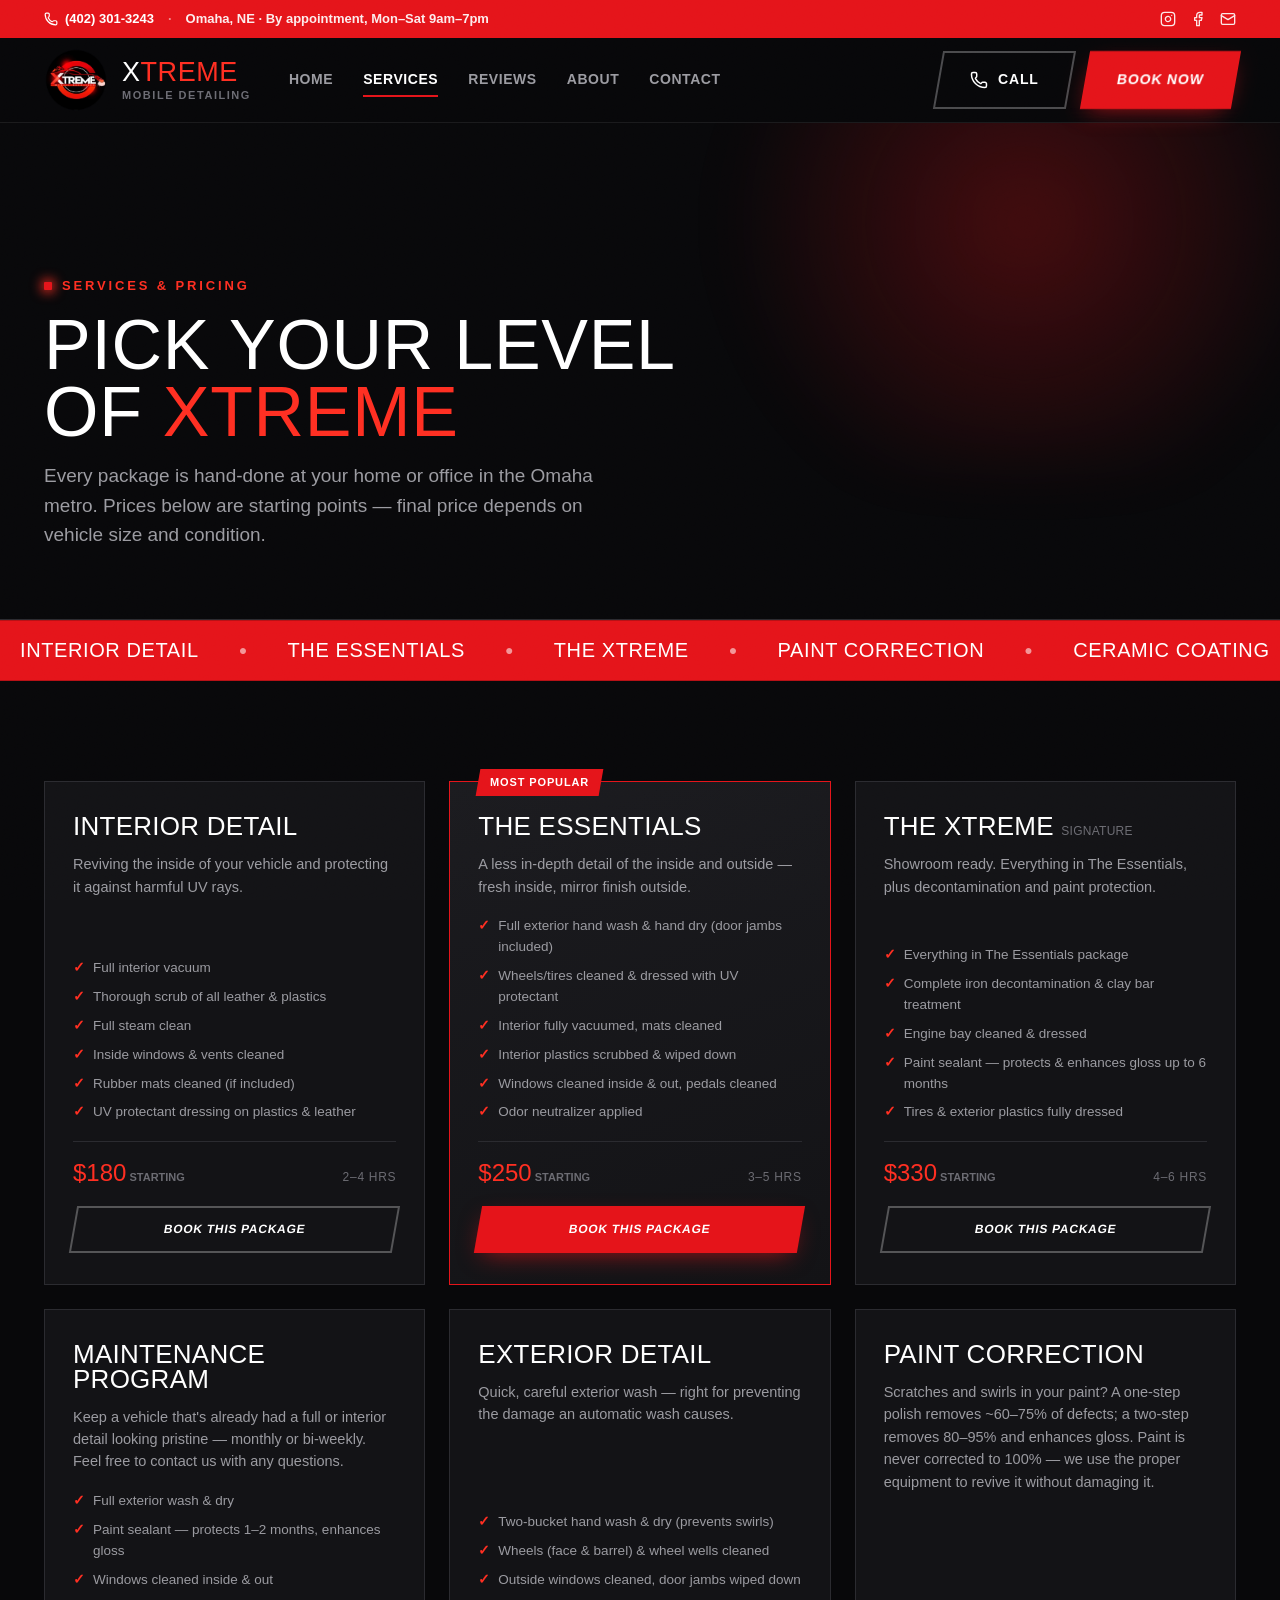
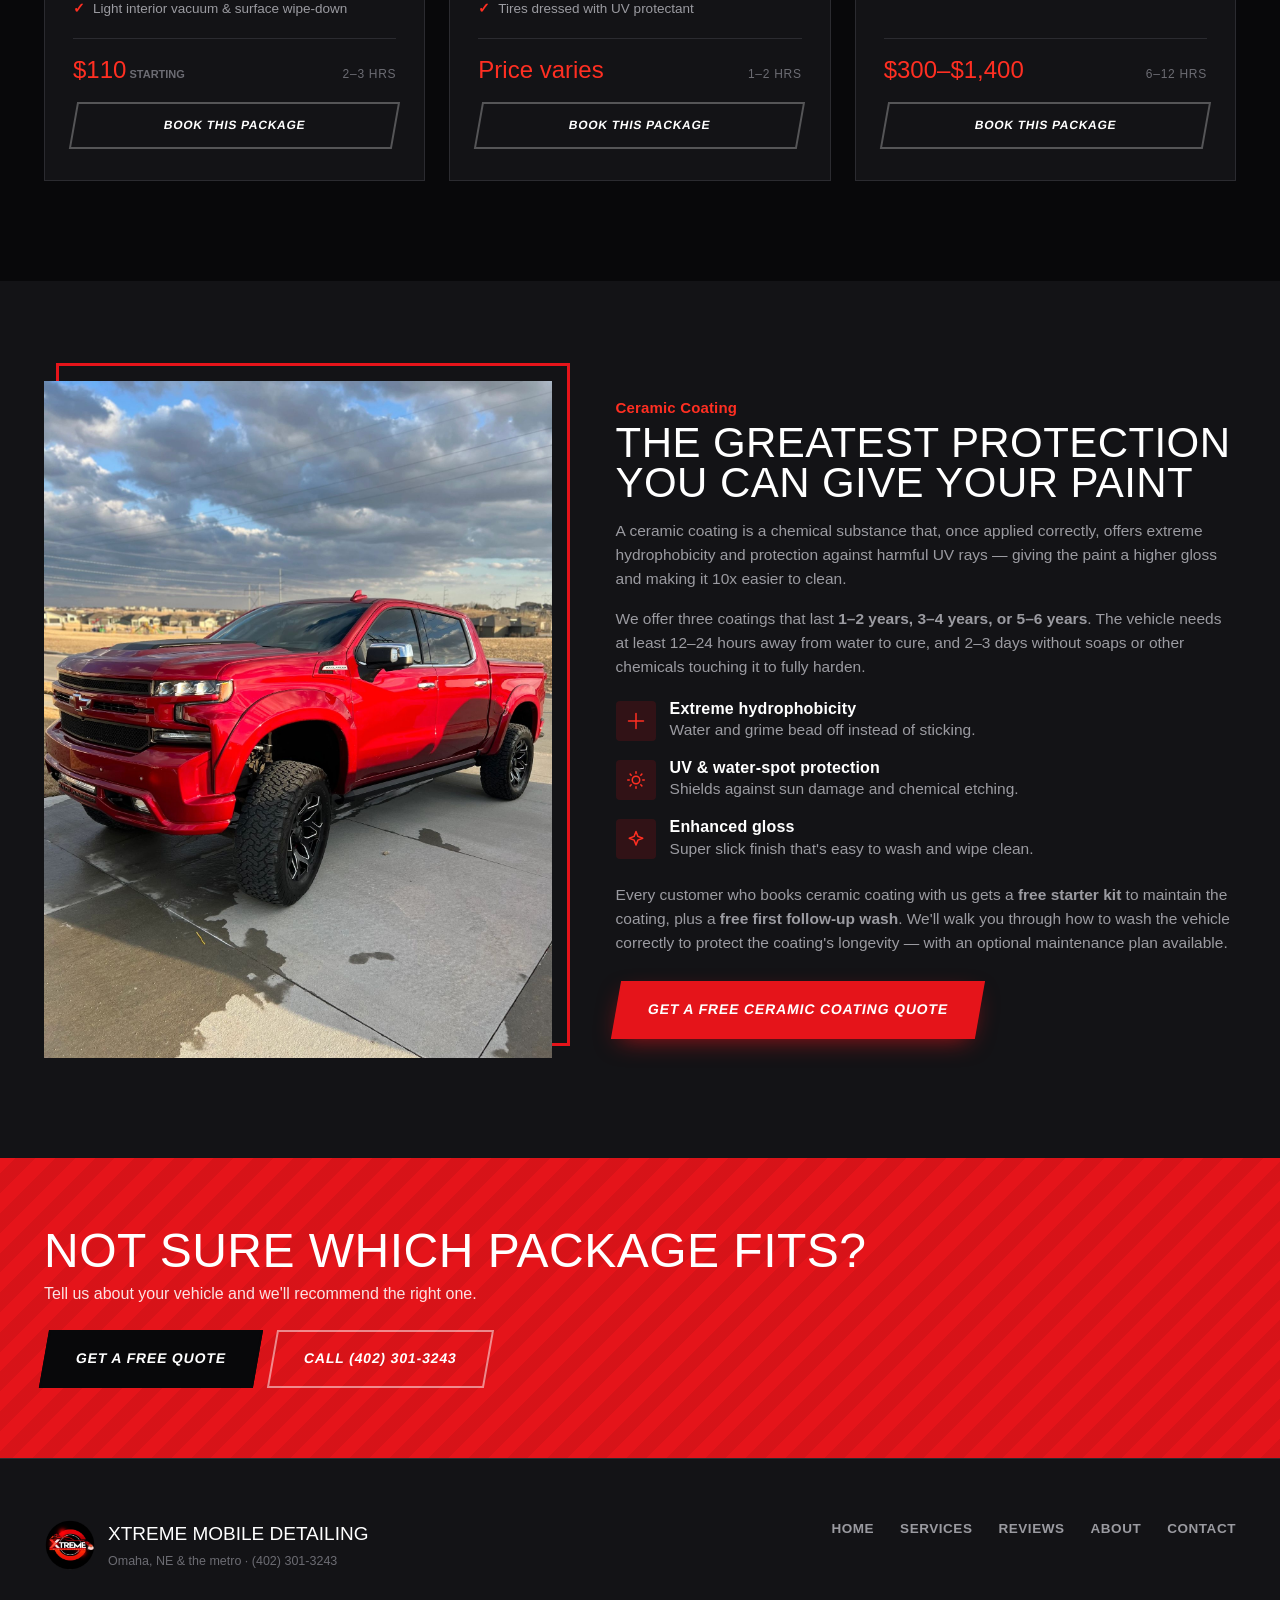
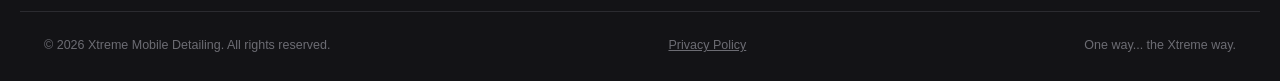
<file: services.html>
<!DOCTYPE html>
<html lang="en">
<head>
<meta charset="utf-8" />
<meta name="viewport" content="width=device-width, initial-scale=1" />
<title>Services &amp; Pricing — Xtreme Mobile Detailing</title>
<meta name="description" content="Interior Detail, The Essentials, The Xtreme signature package, Maintenance Program, Paint Correction and Ceramic Coating. Real pricing, mobile to your driveway in Omaha, NE." />
<link rel="icon" href="assets/logo.png" />
<link rel="preconnect" href="https://api.fontshare.com" crossorigin />
<link href="https://api.fontshare.com/v2/css?f[]=tanker@400&f[]=general-sans@400,500,600,700&display=swap" rel="stylesheet" />
<link rel="stylesheet" href="styles.css" />
<!-- SEO:start (managed by seo.py) -->
<link rel="canonical" href="https://xtrememobiledetail.com/services.html" />
<meta name="robots" content="index, follow" />
<meta name="theme-color" content="#08080a" />
<meta name="geo.region" content="US-NE" />
<meta name="geo.placename" content="Omaha, Nebraska" />
<meta name="ICBM" content="41.2565, -95.9345" />
<meta property="og:type" content="website" />
<meta property="og:site_name" content="Xtreme Mobile Detailing" />
<meta property="og:title" content="Services &amp; Pricing — Xtreme Mobile Detailing" />
<meta property="og:description" content="Interior Detail, The Essentials, The Xtreme signature package, Maintenance Program, Paint Correction and Ceramic Coating. Real pricing, mobile to your driveway in Omaha, NE." />
<meta property="og:url" content="https://xtrememobiledetail.com/services.html" />
<meta property="og:image" content="https://xtrememobiledetail.com/assets/img/IMG_2473.jpeg" />
<meta name="twitter:card" content="summary_large_image" />
<meta name="twitter:title" content="Services &amp; Pricing — Xtreme Mobile Detailing" />
<meta name="twitter:description" content="Interior Detail, The Essentials, The Xtreme signature package, Maintenance Program, Paint Correction and Ceramic Coating. Real pricing, mobile to your driveway in Omaha, NE." />
<meta name="twitter:image" content="https://xtrememobiledetail.com/assets/img/IMG_2473.jpeg" />
<script type="application/ld+json" id="ld-business">{"@context":"https://schema.org","@type":"AutoWash","name":"Xtreme Mobile Detailing","image":"https://xtrememobiledetail.com/assets/img/IMG_2473.jpeg","url":"https://xtrememobiledetail.com/","telephone":"+1-402-301-3243","priceRange":"$$","description":"Mobile auto detailing serving Omaha, NE and the metro. Interior & exterior detailing, ceramic coating, paint correction and maintenance plans, performed at your home or office.","address":{"@type":"PostalAddress","addressLocality":"Omaha","addressRegion":"NE","addressCountry":"US"},"geo":{"@type":"GeoCoordinates","latitude":41.2565,"longitude":-95.9345},"areaServed":[{"@type":"City","name":"Omaha, NE"}],"sameAs":["https://www.instagram.com/xtreme_mobiledetail/","https://www.facebook.com/Xtm402/"],"openingHoursSpecification":[{"@type":"OpeningHoursSpecification","dayOfWeek":["Monday","Tuesday","Wednesday","Thursday","Friday","Saturday"],"opens":"09:00","closes":"19:00"}],"aggregateRating":{"@type":"AggregateRating","ratingValue":"5.0","reviewCount":"4","bestRating":"5"},"review":[{"@type":"Review","author":{"@type":"Person","name":"Billy Johnson"},"reviewRating":{"@type":"Rating","ratingValue":"5","bestRating":"5"},"reviewBody":"I am very impressed with their work. My RS is the cleanest it's probably ever been. Their prices are very affordable and the level of detail they put into the work shows. I would recommend Xtreme Mobile Detailing to anyone."}, {"@type":"Review","author":{"@type":"Person","name":"Michaela Luttig Nissen"},"reviewRating":{"@type":"Rating","ratingValue":"5","bestRating":"5"},"reviewBody":"They did an amazing job after an unfortunate incident of a friend throwing up in our car! Very professional and thoroughly cleaned and deodorized our car! Will use them again in the future."}, {"@type":"Review","author":{"@type":"Person","name":"Joel Villanueva"},"reviewRating":{"@type":"Rating","ratingValue":"5","bestRating":"5"},"reviewBody":"Great price for the amount of time put into the job. Also the workers are very nice and professional with what they do. Removed stains I myself thought could not be taken out and are very realistic with what they will do. 100% would recommend."}, {"@type":"Review","author":{"@type":"Person","name":"Yael Blanco-Zamudio"},"reviewRating":{"@type":"Rating","ratingValue":"5","bestRating":"5"},"reviewBody":"Extremely satisfied with the quality of the work. Highly recommend!"}]}</script>
<!-- SEO:end -->
</head>
<body data-page="services">
<div class="grain" aria-hidden="true"></div>

<div class="utilbar">
  <div class="wrap utilbar__inner">
    <a class="utilbar__phone" href="tel:+14023013243">
      <svg viewBox="0 0 24 24" class="ico" aria-hidden="true"><path d="M13.8 16.6a1 1 0 0 0 1.2-.3l.4-.5a2 2 0 0 1 1.6-.8h3a2 2 0 0 1 2 2v3a2 2 0 0 1-2 2A18 18 0 0 1 2 4a2 2 0 0 1 2-2h3a2 2 0 0 1 2 2v3a2 2 0 0 1-.8 1.6l-.5.4a1 1 0 0 0-.3 1.2 14 14 0 0 0 6.4 6.4"/></svg>
      (402) 301-3243
    </a>
    <span class="utilbar__sep">·</span>
    <span class="utilbar__note">Omaha, NE · By appointment, Mon–Sat 9am–7pm</span>
    <span class="utilbar__spacer"></span>
    <a href="https://www.instagram.com/xtreme_mobiledetail/" target="_blank" rel="noreferrer" aria-label="Instagram" class="utilbar__soc">
      <svg viewBox="0 0 24 24" class="ico" aria-hidden="true"><rect width="20" height="20" x="2" y="2" rx="5"/><path d="M16 11.4A4 4 0 1 1 12.6 8 4 4 0 0 1 16 11.4z"/><line x1="17.5" x2="17.51" y1="6.5" y2="6.5"/></svg>
    </a>
    <a href="https://www.facebook.com/Xtm402/" target="_blank" rel="noreferrer" aria-label="Facebook" class="utilbar__soc">
      <svg viewBox="0 0 24 24" class="ico" aria-hidden="true"><path d="M18 2h-3a5 5 0 0 0-5 5v3H7v4h3v8h4v-8h3l1-4h-4V7a1 1 0 0 1 1-1h3z"/></svg>
    </a>
    <a href="mailto:xtrememobiledetailing7@gmail.com" class="utilbar__soc" aria-label="Email">
      <svg viewBox="0 0 24 24" class="ico" aria-hidden="true"><rect width="20" height="16" x="2" y="4" rx="2"/><path d="m22 7-10 6L2 7"/></svg>
    </a>
  </div>
</div>

<header class="header" id="top">
  <div class="wrap header__inner">
    <a class="brand" href="index.html" aria-label="Xtreme Mobile Detailing — home">
      <img src="assets/logo.png" alt="" width="64" height="64" />
      <span class="brand__name">X<em>TREME</em><span class="brand__loc">Mobile Detailing</span></span>
    </a>
    <nav class="nav" id="nav" aria-label="Primary">
      <a href="index.html">Home</a>
      <a href="services.html" class="is-active">Services</a>
      <a href="reviews.html">Reviews</a>
      <a href="about.html">About</a>
      <a href="contact.html">Contact</a>
    </nav>
    <div class="header__cta">
      <a class="btn btn--ghost" href="tel:+14023013243">
        <svg viewBox="0 0 24 24" class="ico" aria-hidden="true"><path d="M13.8 16.6a1 1 0 0 0 1.2-.3l.4-.5a2 2 0 0 1 1.6-.8h3a2 2 0 0 1 2 2v3a2 2 0 0 1-2 2A18 18 0 0 1 2 4a2 2 0 0 1 2-2h3a2 2 0 0 1 2 2v3a2 2 0 0 1-.8 1.6l-.5.4a1 1 0 0 0-.3 1.2 14 14 0 0 0 6.4 6.4"/></svg>
        <span>Call</span>
      </a>
      <a class="btn btn--red" href="contact.html">Book Now</a>
    </div>
    <button class="burger" id="burger" aria-label="Open menu" aria-expanded="false"><span></span><span></span><span></span></button>
  </div>
</header>

<div class="drawer" id="drawer" aria-hidden="true">
  <nav class="drawer__nav" aria-label="Mobile">
    <a href="index.html">Home</a>
    <a href="services.html" class="is-active">Services</a>
    <a href="reviews.html">Reviews</a>
    <a href="about.html">About</a>
    <a href="contact.html">Contact</a>
  </nav>
  <div class="drawer__cta">
    <a class="btn btn--red btn--block" href="contact.html">Book Now</a>
    <a class="btn btn--ghost btn--block" href="tel:+14023013243">Call (402) 301-3243</a>
  </div>
</div>

<main>

<section class="pagehero">
  <div class="pagehero__glow" aria-hidden="true"></div>
  <div class="wrap">
    <span class="eyebrow reveal">Services &amp; Pricing</span>
    <h1 class="reveal" data-d="1">Pick your level<br />of <span class="accent">Xtreme</span></h1>
    <p class="lede reveal" data-d="2">Every package is hand-done at your home or office in the Omaha metro. Prices below are starting points — final price depends on vehicle size and condition.</p>
  </div>
</section>

<div class="marquee" aria-hidden="true">
  <div class="marquee__track">
    <div class="marquee__group">
      <span>Interior Detail</span><span class="dot">●</span>
      <span>The Essentials</span><span class="dot">●</span>
      <span>The Xtreme</span><span class="dot">●</span>
      <span>Paint Correction</span><span class="dot">●</span>
      <span>Ceramic Coating</span><span class="dot">●</span>
      <span>Maintenance Program</span><span class="dot">●</span>
    </div>
    <div class="marquee__group">
      <span>Interior Detail</span><span class="dot">●</span>
      <span>The Essentials</span><span class="dot">●</span>
      <span>The Xtreme</span><span class="dot">●</span>
      <span>Paint Correction</span><span class="dot">●</span>
      <span>Ceramic Coating</span><span class="dot">●</span>
      <span>Maintenance Program</span><span class="dot">●</span>
    </div>
  </div>
</div>

<section class="section section--dark">
  <div class="wrap">
    <div class="svc-grid">

      <div class="svc-card reveal">
        <h3>Interior Detail</h3>
        <p>Reviving the inside of your vehicle and protecting it against harmful UV rays.</p>
        <ul>
          <li>Full interior vacuum</li>
          <li>Thorough scrub of all leather &amp; plastics</li>
          <li>Full steam clean</li>
          <li>Inside windows &amp; vents cleaned</li>
          <li>Rubber mats cleaned (if included)</li>
          <li>UV protectant dressing on plastics &amp; leather</li>
        </ul>
        <div class="svc-card__meta">
          <span class="svc-card__price">$180<small> starting</small></span>
          <span class="svc-card__time">2–4 hrs</span>
        </div>
        <a class="btn btn--ghost btn--block btn--sm" href="contact.html">Book This Package</a>
      </div>

      <div class="svc-card svc-card--pop reveal" data-d="1">
        <span class="svc-card__badge"><span>Most Popular</span></span>
        <h3>The Essentials</h3>
        <p>A less in-depth detail of the inside and outside — fresh inside, mirror finish outside.</p>
        <ul>
          <li>Full exterior hand wash &amp; hand dry (door jambs included)</li>
          <li>Wheels/tires cleaned &amp; dressed with UV protectant</li>
          <li>Interior fully vacuumed, mats cleaned</li>
          <li>Interior plastics scrubbed &amp; wiped down</li>
          <li>Windows cleaned inside &amp; out, pedals cleaned</li>
          <li>Odor neutralizer applied</li>
        </ul>
        <div class="svc-card__meta">
          <span class="svc-card__price">$250<small> starting</small></span>
          <span class="svc-card__time">3–5 hrs</span>
        </div>
        <a class="btn btn--red btn--block btn--sm" href="contact.html">Book This Package</a>
      </div>

      <div class="svc-card reveal" data-d="2">
        <h3>The Xtreme <small style="font-family:var(--sans);font-size:12px;color:var(--gray-dim);text-transform:uppercase;">Signature</small></h3>
        <p>Showroom ready. Everything in The Essentials, plus decontamination and paint protection.</p>
        <ul>
          <li>Everything in The Essentials package</li>
          <li>Complete iron decontamination &amp; clay bar treatment</li>
          <li>Engine bay cleaned &amp; dressed</li>
          <li>Paint sealant — protects &amp; enhances gloss up to 6 months</li>
          <li>Tires &amp; exterior plastics fully dressed</li>
        </ul>
        <div class="svc-card__meta">
          <span class="svc-card__price">$330<small> starting</small></span>
          <span class="svc-card__time">4–6 hrs</span>
        </div>
        <a class="btn btn--ghost btn--block btn--sm" href="contact.html">Book This Package</a>
      </div>

      <div class="svc-card reveal">
        <h3>Maintenance Program</h3>
        <p>Keep a vehicle that's already had a full or interior detail looking pristine — monthly or bi-weekly. Feel free to contact us with any questions.</p>
        <ul>
          <li>Full exterior wash &amp; dry</li>
          <li>Paint sealant — protects 1–2 months, enhances gloss</li>
          <li>Windows cleaned inside &amp; out</li>
          <li>Light interior vacuum &amp; surface wipe-down</li>
        </ul>
        <div class="svc-card__meta">
          <span class="svc-card__price">$110<small> starting</small></span>
          <span class="svc-card__time">2–3 hrs</span>
        </div>
        <a class="btn btn--ghost btn--block btn--sm" href="contact.html">Book This Package</a>
      </div>

      <div class="svc-card reveal" data-d="1">
        <h3>Exterior Detail</h3>
        <p>Quick, careful exterior wash — right for preventing the damage an automatic wash causes.</p>
        <ul>
          <li>Two-bucket hand wash &amp; dry (prevents swirls)</li>
          <li>Wheels (face &amp; barrel) &amp; wheel wells cleaned</li>
          <li>Outside windows cleaned, door jambs wiped down</li>
          <li>Tires dressed with UV protectant</li>
        </ul>
        <div class="svc-card__meta">
          <span class="svc-card__price">Price varies</span>
          <span class="svc-card__time">1–2 hrs</span>
        </div>
        <a class="btn btn--ghost btn--block btn--sm" href="contact.html">Book This Package</a>
      </div>

      <div class="svc-card reveal" data-d="2">
        <h3>Paint Correction</h3>
        <p>Scratches and swirls in your paint? A one-step polish removes ~60–75% of defects; a two-step removes 80–95% and enhances gloss. Paint is never corrected to 100% — we use the proper equipment to revive it without damaging it.</p>
        <div class="svc-card__meta">
          <span class="svc-card__price">$300–$1,400</span>
          <span class="svc-card__time">6–12 hrs</span>
        </div>
        <a class="btn btn--ghost btn--block btn--sm" href="contact.html">Book This Package</a>
      </div>

    </div>
  </div>
</section>

<!-- ============ CERAMIC COATING DETAIL ============ -->
<section class="section section--charcoal">
  <div class="wrap story">
    <div class="story__media reveal">
      <img src="assets/img/IMG-3053.jpg" alt="Glossy red truck finish after ceramic coating" />
    </div>
    <div class="reveal" data-d="1">
      <h3 class="tag">Ceramic Coating</h3>
      <h2 style="font-size:clamp(28px,3.6vw,42px);margin-bottom:16px;">The greatest protection you can give your paint</h2>
      <p>A ceramic coating is a chemical substance that, once applied correctly, offers extreme hydrophobicity and protection against harmful UV rays — giving the paint a higher gloss and making it 10x easier to clean.</p>
      <p>We offer three coatings that last <strong>1–2 years, 3–4 years, or 5–6 years</strong>. The vehicle needs at least 12–24 hours away from water to cure, and 2–3 days without soaps or other chemicals touching it to fully harden.</p>
      <div class="convenience__list" style="margin-top:22px;">
        <div class="convenience__item"><span class="ico-wrap"><svg viewBox="0 0 24 24" class="ico" aria-hidden="true"><path d="M12 2v20M2 12h20"/></svg></span><div><h4>Extreme hydrophobicity</h4><p>Water and grime bead off instead of sticking.</p></div></div>
        <div class="convenience__item"><span class="ico-wrap"><svg viewBox="0 0 24 24" class="ico" aria-hidden="true"><circle cx="12" cy="12" r="5"/><path d="M12 1v2M12 21v2M4.2 4.2l1.4 1.4M18.4 18.4l1.4 1.4M1 12h2M21 12h2M4.2 19.8l1.4-1.4M18.4 5.6l1.4-1.4"/></svg></span><div><h4>UV &amp; water-spot protection</h4><p>Shields against sun damage and chemical etching.</p></div></div>
        <div class="convenience__item"><span class="ico-wrap"><svg viewBox="0 0 24 24" class="ico" aria-hidden="true"><path d="m12 2 2.5 6.5L21 11l-6.5 2.5L12 20l-2.5-6.5L3 11l6.5-2.5z"/></svg></span><div><h4>Enhanced gloss</h4><p>Super slick finish that's easy to wash and wipe clean.</p></div></div>
      </div>
      <p style="margin-top:22px;">Every customer who books ceramic coating with us gets a <strong>free starter kit</strong> to maintain the coating, plus a <strong>free first follow-up wash</strong>. We'll walk you through how to wash the vehicle correctly to protect the coating's longevity — with an optional maintenance plan available.</p>
      <div style="margin-top:26px;"><a class="btn btn--red" href="contact.html">Get a Free Ceramic Coating Quote</a></div>
    </div>
  </div>
</section>

<section class="cta-banner">
  <div class="wrap cta-banner__inner">
    <div>
      <h2>Not sure which package fits?</h2>
      <p>Tell us about your vehicle and we'll recommend the right one.</p>
    </div>
    <div style="display:flex;gap:14px;flex-wrap:wrap;">
      <a class="btn btn--dark" href="contact.html">Get a Free Quote</a>
      <a class="btn btn--ghost" style="border-color:rgba(255,255,255,0.5);" href="tel:+14023013243">Call (402) 301-3243</a>
    </div>
  </div>
</section>

</main>

<footer class="footer">
  <div class="wrap footer__inner">
    <div class="footer__brand">
      <img src="assets/logo.png" alt="" width="52" height="52" />
      <div>
        <div class="footer__name">XTREME MOBILE DETAILING</div>
        <div class="footer__loc">Omaha, NE &amp; the metro · (402) 301-3243</div>
      </div>
    </div>
    <nav class="footer__nav" aria-label="Footer">
      <a href="index.html">Home</a>
      <a href="services.html">Services</a>
      <a href="reviews.html">Reviews</a>
      <a href="about.html">About</a>
      <a href="contact.html">Contact</a>
    </nav>
  </div>
  <div class="wrap footer__base">
    <span>© <span id="year">2026</span> Xtreme Mobile Detailing. All rights reserved.</span>
    <span class="footer__legal"><a href="privacy.html">Privacy Policy</a></span>
    <span>One way... the Xtreme way.</span>
  </div>
</footer>

<div class="mobar">
  <a class="mobar__btn" href="sms:+14023013243"><svg viewBox="0 0 24 24" class="ico" aria-hidden="true"><path d="M22 17a2 2 0 0 1-2 2H6.8a2 2 0 0 0-1.4.6l-2.2 2.2A.7.7 0 0 1 2 21.3V5a2 2 0 0 1 2-2h16a2 2 0 0 1 2 2z"/></svg>Text</a>
  <a class="mobar__btn" href="tel:+14023013243"><svg viewBox="0 0 24 24" class="ico" aria-hidden="true"><path d="M13.8 16.6a1 1 0 0 0 1.2-.3l.4-.5a2 2 0 0 1 1.6-.8h3a2 2 0 0 1 2 2v3a2 2 0 0 1-2 2A18 18 0 0 1 2 4a2 2 0 0 1 2-2h3a2 2 0 0 1 2 2v3a2 2 0 0 1-.8 1.6l-.5.4a1 1 0 0 0-.3 1.2 14 14 0 0 0 6.4 6.4"/></svg>Call</a>
  <a class="mobar__btn mobar__btn--red" href="contact.html"><svg viewBox="0 0 24 24" class="ico" aria-hidden="true"><path d="M8 2v4M16 2v4"/><rect width="18" height="18" x="3" y="4" rx="2"/><path d="M3 10h18"/></svg>Quote</a>
</div>

<script src="script.js"></script>
</body>
</html>
</file>
<file: styles.css>
/* ==========================================================================
   Xtreme Mobile Detailing — design system
   Black / red / white. Condensed display type, diagonal hazard-stripe motif,
   red radial glow (lifted from the logo mark). Fonts: Tanker (display) +
   General Sans (body/UI), via Fontshare.
   ========================================================================== */

:root {
  --black: #08080a;
  --charcoal: #131316;
  --charcoal-2: #1b1b1f;
  --line: #2b2b30;

  --red: #e5141a;
  --red-bright: #ff2f22;
  --red-deep: #7a0808;

  --white: #ffffff;
  --off: #f3f2f0;
  --gray: #9b9ba1;
  --gray-dim: #6c6c73;

  --tanker: "Tanker", "Arial Narrow", sans-serif;
  --sans: "General Sans", -apple-system, BlinkMacSystemFont, sans-serif;

  --container: 1240px;
  --radius: 4px;
  --ease: cubic-bezier(0.22, 1, 0.36, 1);
}

* { box-sizing: border-box; margin: 0; padding: 0; }
html { scroll-behavior: smooth; }
html, body { background: var(--black); }

body {
  font-family: var(--sans);
  color: var(--off);
  background: var(--black);
  -webkit-font-smoothing: antialiased;
  overflow-x: hidden;
  line-height: 1.55;
}

img { max-width: 100%; display: block; }
a { color: inherit; text-decoration: none; }
ul { list-style: none; }
button { font: inherit; cursor: pointer; }
input, textarea, select { font: inherit; }

.wrap {
  max-width: var(--container);
  margin: 0 auto;
  padding: 0 24px;
}

/* ---- grain overlay ---- */
.grain {
  position: fixed;
  inset: 0;
  z-index: 9000;
  pointer-events: none;
  opacity: 0.05;
  mix-blend-mode: overlay;
  background-image: url("data:image/svg+xml,%3Csvg xmlns='http://www.w3.org/2000/svg' width='120' height='120'%3E%3Cfilter id='n'%3E%3CfeTurbulence type='fractalNoise' baseFrequency='0.9' numOctaves='2' stitchTiles='stitch'/%3E%3C/filter%3E%3Crect width='100%25' height='100%25' filter='url(%23n)'/%3E%3C/svg%3E");
}

/* ---- hazard stripe motif ---- */
.stripes {
  background-image: repeating-linear-gradient(
    -45deg, var(--red) 0 14px, transparent 14px 28px
  );
}
.stripes--thin {
  background-image: repeating-linear-gradient(
    -45deg, var(--red) 0 6px, transparent 6px 14px
  );
}

/* ---- headings ---- */
h1, h2, h3, h4, .display {
  font-family: var(--tanker);
  font-weight: 400;
  text-transform: uppercase;
  letter-spacing: 0.01em;
  line-height: 0.95;
  color: var(--white);
}

.eyebrow {
  display: inline-flex;
  align-items: center;
  gap: 10px;
  font-family: var(--sans);
  font-weight: 600;
  font-size: 13px;
  letter-spacing: 0.22em;
  text-transform: uppercase;
  color: var(--red-bright);
}
.eyebrow::before {
  content: "";
  width: 8px;
  height: 8px;
  background: var(--red);
  border-radius: 1px;
  box-shadow: 0 0 12px 2px var(--red-bright);
  flex-shrink: 0;
}

.lede {
  font-size: 19px;
  color: var(--gray);
  max-width: 56ch;
}

.accent { color: var(--red-bright); }

/* ---- buttons ---- */
.btn {
  display: inline-flex;
  align-items: center;
  justify-content: center;
  gap: 10px;
  font-family: var(--sans);
  font-weight: 700;
  font-size: 14px;
  letter-spacing: 0.06em;
  text-transform: uppercase;
  padding: 16px 30px;
  border: 2px solid transparent;
  transform: skewX(-10deg);
  transition: transform 0.25s var(--ease), background 0.25s, border-color 0.25s, box-shadow 0.25s;
  white-space: nowrap;
}
.btn > * { transform: skewX(10deg); display: inline-flex; align-items: center; gap: 8px; }
.btn:hover { transform: skewX(-10deg) translateY(-2px); }

.btn--red {
  background: var(--red);
  color: var(--white);
  box-shadow: 0 8px 24px -8px rgba(229, 20, 26, 0.7);
}
.btn--red:hover { background: var(--red-bright); box-shadow: 0 10px 30px -6px rgba(255, 47, 34, 0.85); }

.btn--ghost {
  background: transparent;
  color: var(--white);
  border-color: rgba(255, 255, 255, 0.28);
}
.btn--ghost:hover { border-color: var(--white); background: rgba(255, 255, 255, 0.06); }

.btn--dark {
  background: var(--black);
  color: var(--white);
  border-color: var(--black);
}
.btn--dark:hover { background: var(--charcoal-2); }

.btn--block { width: 100%; }
.btn--sm { padding: 12px 22px; font-size: 12px; }

.ico { width: 18px; height: 18px; flex-shrink: 0; fill: none; stroke: currentColor; stroke-width: 2; stroke-linecap: round; stroke-linejoin: round; }

/* ==========================================================================
   Utility bar
   ========================================================================== */
.utilbar {
  background: var(--red);
  color: var(--white);
  font-size: 13px;
  font-weight: 600;
}
.utilbar__inner {
  display: flex;
  align-items: center;
  gap: 14px;
  height: 38px;
}
.utilbar__phone { display: inline-flex; align-items: center; gap: 7px; }
.utilbar__phone .ico { width: 14px; height: 14px; }
.utilbar__sep { opacity: 0.5; }
.utilbar__note { opacity: 0.92; }
.utilbar__spacer { flex: 1; }
.utilbar__soc { display: inline-flex; opacity: 0.9; }
.utilbar__soc .ico { width: 16px; height: 16px; }
.utilbar__soc:hover { opacity: 1; }
@media (max-width: 720px) {
  .utilbar__note { display: none; }
}

/* ==========================================================================
   Header
   ========================================================================== */
.header {
  position: sticky;
  top: 0;
  z-index: 500;
  background: rgba(8, 8, 10, 0.86);
  backdrop-filter: blur(10px);
  border-bottom: 1px solid rgba(255, 255, 255, 0.08);
  transition: padding 0.25s var(--ease);
}
.header__inner {
  display: flex;
  align-items: center;
  gap: 28px;
  height: 84px;
  transition: height 0.25s var(--ease);
}
.header.shrink .header__inner { height: 66px; }

.brand { display: inline-flex; align-items: center; gap: 14px; flex-shrink: 0; }
.brand img { width: 64px; height: 64px; transition: width 0.25s, height 0.25s; }
.header.shrink .brand img { width: 52px; height: 52px; }
.brand__name { font-family: var(--tanker); font-size: 27px; letter-spacing: 0.02em; line-height: 1; color: var(--white); }
.brand__name em { font-style: normal; color: var(--red-bright); }
.brand__loc { display: block; font-family: var(--sans); font-size: 11px; font-weight: 600; letter-spacing: 0.14em; text-transform: uppercase; color: var(--gray-dim); margin-top: 4px; }

.nav { display: flex; align-items: center; gap: 30px; margin-left: 10px; }
.nav a {
  font-size: 14px;
  font-weight: 600;
  letter-spacing: 0.04em;
  text-transform: uppercase;
  color: var(--gray);
  position: relative;
  padding: 6px 0;
  transition: color 0.2s;
}
.nav a::after {
  content: "";
  position: absolute;
  left: 0; bottom: 0;
  width: 0; height: 2px;
  background: var(--red);
  transition: width 0.25s var(--ease);
}
.nav a:hover, .nav a.is-active { color: var(--white); }
.nav a:hover::after, .nav a.is-active::after { width: 100%; }

.header__cta { display: flex; align-items: center; gap: 14px; margin-left: auto; }
.header__phone { display: inline-flex; align-items: center; gap: 8px; font-weight: 700; font-size: 15px; color: var(--white); }
.header__phone .ico { color: var(--red-bright); }

.burger {
  display: none;
  flex-direction: column;
  justify-content: center;
  gap: 5px;
  width: 40px; height: 40px;
  background: none; border: none;
  flex-shrink: 0;
}
.burger span { display: block; width: 24px; height: 2px; background: var(--white); transition: transform 0.3s var(--ease), opacity 0.3s; }
.burger[aria-expanded="true"] span:nth-child(1) { transform: translateY(7px) rotate(45deg); }
.burger[aria-expanded="true"] span:nth-child(2) { opacity: 0; }
.burger[aria-expanded="true"] span:nth-child(3) { transform: translateY(-7px) rotate(-45deg); }

@media (max-width: 980px) {
  .nav { display: none; }
  .header__cta .btn--ghost { display: none; }
  .burger { display: flex; }
}
@media (max-width: 640px) {
  .header__inner { gap: 12px; }
  .brand img { width: 50px; height: 50px; }
  .brand__name { font-size: 22px; }
  .header__cta .btn { padding: 12px 16px; font-size: 11px; }
}
@media (max-width: 460px) {
  .brand__loc { display: none; }
  .brand img { width: 40px; height: 40px; }
  .brand__name { font-size: 19px; }
}
@media (max-width: 380px) {
  .header__cta { display: none; }
  .burger { margin-left: auto; }
}

.drawer {
  position: fixed;
  inset: 0 0 0 auto;
  width: min(360px, 84vw);
  height: 100vh;
  background: var(--charcoal);
  border-left: 1px solid var(--line);
  z-index: 600;
  padding: 100px 28px 28px;
  transform: translateX(100%);
  transition: transform 0.35s var(--ease);
  overflow-y: auto;
}
.drawer.open { transform: translateX(0); }
.drawer__nav { display: flex; flex-direction: column; gap: 4px; margin-bottom: 30px; }
.drawer__nav a {
  font-family: var(--tanker);
  font-size: 26px;
  text-transform: uppercase;
  color: var(--white);
  padding: 12px 0;
  border-bottom: 1px solid var(--line);
}
.drawer__nav a.is-active { color: var(--red-bright); }
.drawer__cta { display: flex; flex-direction: column; gap: 12px; }

/* ==========================================================================
   Hero
   ========================================================================== */
.hero {
  position: relative;
  background: var(--black);
  overflow: hidden;
  padding-top: 40px;
}
.hero__grid {
  display: grid;
  grid-template-columns: 1.05fr 1fr;
  min-height: 640px;
  align-items: stretch;
}
.hero__content {
  position: relative;
  display: flex;
  flex-direction: column;
  justify-content: center;
  gap: 24px;
  padding: 60px 56px 60px 24px;
  z-index: 3;
}
.hero__content .display {
  font-size: clamp(46px, 6.2vw, 82px);
}
.hero__tagline {
  font-family: var(--tanker);
  font-size: clamp(18px, 2vw, 24px);
  color: var(--gray);
  letter-spacing: 0.02em;
}
.hero__tagline em { font-style: normal; color: var(--red-bright); }
.hero__cta { display: flex; gap: 16px; flex-wrap: wrap; margin-top: 6px; }

.hero__stats {
  display: flex;
  gap: 32px;
  margin-top: 18px;
  flex-wrap: wrap;
}
.hero__stat b { display: block; font-family: var(--tanker); font-size: 30px; color: var(--white); line-height: 1; }
.hero__stat span { display: block; font-size: 12px; letter-spacing: 0.1em; text-transform: uppercase; color: var(--gray-dim); margin-top: 6px; }

.hero__media {
  position: relative;
  clip-path: polygon(14% 0, 100% 0, 100% 100%, 0% 100%);
}
.hero__slide {
  width: 100%; height: 100%; object-fit: cover;
  position: absolute; inset: 0;
  opacity: 0;
  transition: opacity 1s var(--ease);
}
.hero__slide.is-active { opacity: 1; }
.hero__media::after {
  content: "";
  position: absolute; inset: 0;
  z-index: 1;
  background: linear-gradient(100deg, var(--black) 0%, rgba(8,8,10,0.35) 22%, rgba(8,8,10,0.08) 45%, transparent 65%),
              linear-gradient(0deg, rgba(8,8,10,0.55), transparent 45%);
}
.hero__dots {
  position: absolute;
  left: 50%;
  bottom: 28px;
  transform: translateX(-50%);
  z-index: 2;
  display: flex;
  gap: 10px;
}
.hero__dot {
  width: 9px; height: 9px;
  border-radius: 50%;
  border: 1px solid rgba(255,255,255,0.6);
  background: rgba(255,255,255,0.15);
  padding: 0;
  cursor: pointer;
  transition: background 0.25s, transform 0.25s;
}
.hero__dot.is-active { background: var(--red); border-color: var(--red); transform: scale(1.2); }

@media (max-width: 980px) {
  .hero__grid { grid-template-columns: 1fr; min-height: auto; }
  .hero__content { padding: 44px 20px 40px; }
  .hero__media { clip-path: none; height: 340px; order: -1; position: relative; }
}

/* ---- marquee ticker ---- */
.marquee {
  background: var(--red);
  border-top: 1px solid rgba(0,0,0,0.2);
  border-bottom: 1px solid rgba(0,0,0,0.2);
  overflow: hidden;
  padding: 14px 0;
}
.marquee__track {
  display: flex;
  width: max-content;
  animation: marquee 32s linear infinite;
}
.marquee__group { display: flex; align-items: center; flex-shrink: 0; }
.marquee span {
  font-family: var(--tanker);
  font-size: 20px;
  letter-spacing: 0.03em;
  text-transform: uppercase;
  color: var(--white);
  padding: 0 20px;
  white-space: nowrap;
}
.marquee .dot { color: rgba(255,255,255,0.55); font-size: 14px; }
@keyframes marquee { from { transform: translateX(0); } to { transform: translateX(-50%); } }
@media (prefers-reduced-motion: reduce) { .marquee__track { animation: none; } }

/* ==========================================================================
   Sections / layout helpers
   ========================================================================== */
.section { padding: 100px 0; position: relative; }
.section--tight { padding: 72px 0; }
.section--dark { background: var(--black); }
.section--charcoal { background: var(--charcoal); }
.section--red { background: var(--red); }

.section__head { max-width: 680px; margin-bottom: 56px; }
.section__head.center { margin-left: auto; margin-right: auto; text-align: center; }
.section__head h2 { font-size: clamp(34px, 4.4vw, 56px); margin-top: 14px; }

.reveal { opacity: 0; transform: translateY(26px); transition: opacity 0.7s var(--ease), transform 0.7s var(--ease); }
.reveal.in { opacity: 1; transform: translateY(0); }
.reveal[data-d="1"] { transition-delay: 0.08s; }
.reveal[data-d="2"] { transition-delay: 0.16s; }
.reveal[data-d="3"] { transition-delay: 0.24s; }
.reveal[data-d="4"] { transition-delay: 0.32s; }
.reveal[data-d="5"] { transition-delay: 0.4s; }

/* ---- how it works / process ---- */
.process-grid {
  display: grid;
  grid-template-columns: repeat(3, 1fr);
  gap: 44px;
}
.process-step { position: relative; }
.process-step__num {
  display: inline-flex;
  align-items: center;
  justify-content: center;
  width: 54px;
  height: 54px;
  border: 2px solid var(--red);
  border-radius: 50%;
  font-family: var(--tanker);
  font-size: 21px;
  color: var(--red-bright);
  margin-bottom: 20px;
}
.process-step h3 { font-family: var(--sans); text-transform: none; font-size: 18px; font-weight: 700; color: var(--white); margin-bottom: 8px; }
.process-step p { font-size: 14.5px; color: var(--gray); }
.process-step:not(:last-child)::after {
  content: "";
  position: absolute;
  top: 26px;
  left: calc(100% + 6px);
  width: calc(44px - 12px);
  height: 2px;
  background-image: repeating-linear-gradient(90deg, var(--red) 0 6px, transparent 6px 12px);
}
@media (max-width: 860px) {
  .process-grid { grid-template-columns: 1fr; gap: 32px; }
  .process-step:not(:last-child)::after { display: none; }
}

/* ---- mobile-convenience split ---- */
.convenience {
  display: grid;
  grid-template-columns: 1fr 1fr;
  gap: 64px;
  align-items: center;
}
.convenience__media { position: relative; }
.convenience__media img { border-radius: var(--radius); }
.convenience__media::before {
  content: "";
  position: absolute;
  top: -18px; left: -18px;
  width: 100%; height: 100%;
  background: repeating-linear-gradient(-45deg, var(--red) 0 10px, transparent 10px 20px);
  z-index: -1;
  border-radius: var(--radius);
}
.convenience__list { display: flex; flex-direction: column; gap: 18px; margin-top: 28px; }
.convenience__item { display: flex; gap: 14px; align-items: flex-start; }
.convenience__item .ico-wrap {
  flex-shrink: 0;
  width: 40px; height: 40px;
  display: grid; place-items: center;
  background: rgba(229,20,26,0.14);
  color: var(--red-bright);
  border-radius: var(--radius);
}
.convenience__item h4 { font-family: var(--sans); text-transform: none; font-size: 16px; font-weight: 700; color: var(--white); margin-bottom: 2px; }
.convenience__item p { font-size: 15px; color: var(--gray); }
@media (max-width: 860px) {
  .convenience { grid-template-columns: 1fr; gap: 36px; }
  .convenience__media { order: -1; }
}

/* ---- service cards ---- */
.svc-grid {
  display: grid;
  grid-template-columns: repeat(3, 1fr);
  gap: 24px;
}
@media (max-width: 980px) {
  .svc-grid { grid-template-columns: repeat(2, 1fr); }
}
@media (max-width: 620px) {
  .svc-grid { grid-template-columns: 1fr; }
}
.svc-card {
  background: var(--charcoal);
  border: 1px solid var(--line);
  padding: 32px 28px;
  position: relative;
  transition: transform 0.3s var(--ease), border-color 0.3s;
  display: flex;
  flex-direction: column;
  gap: 14px;
}
.svc-card:hover { transform: translateY(-6px); border-color: var(--red); }
.svc-card--pop { border-color: var(--red); background: linear-gradient(160deg, var(--charcoal-2), var(--charcoal)); }
.svc-card__badge {
  position: absolute;
  top: -13px; left: 28px;
  background: var(--red);
  color: var(--white);
  font-size: 11px;
  font-weight: 700;
  letter-spacing: 0.08em;
  text-transform: uppercase;
  padding: 5px 12px;
  transform: skewX(-10deg);
}
.svc-card__badge span { display: inline-block; transform: skewX(10deg); }
.svc-card h3 { font-family: var(--tanker); font-size: 26px; color: var(--white); }
.svc-card p { font-size: 14.5px; color: var(--gray); flex: 1; }
.svc-card__meta { display: flex; align-items: baseline; justify-content: space-between; padding-top: 12px; border-top: 1px solid var(--line); }
.svc-card__price { font-family: var(--tanker); font-size: 24px; color: var(--red-bright); }
.svc-card__price small { font-family: var(--sans); font-size: 11px; color: var(--gray-dim); font-weight: 600; text-transform: uppercase; }
.svc-card__time { font-size: 12px; color: var(--gray-dim); text-transform: uppercase; letter-spacing: 0.06em; }
.svc-card ul { display: flex; flex-direction: column; gap: 8px; margin: 4px 0; }
.svc-card ul li { display: flex; gap: 8px; font-size: 13.5px; color: var(--gray); }
.svc-card ul li::before { content: "✓"; color: var(--red-bright); font-weight: 700; flex-shrink: 0; }

/* ---- trust / why-us grid ---- */
.trust-grid {
  display: grid;
  grid-template-columns: repeat(3, 1fr);
  gap: 1px;
  background: var(--line);
  border: 1px solid var(--line);
}
.trust-card {
  background: var(--black);
  padding: 40px 34px;
  display: flex;
  flex-direction: column;
  gap: 14px;
}
.trust-card .num { font-family: var(--tanker); font-size: 46px; color: var(--red); opacity: 0.9; line-height: 1; }
.trust-card h3 { font-family: var(--sans); text-transform: none; font-size: 19px; font-weight: 700; color: var(--white); }
.trust-card p { font-size: 14.5px; color: var(--gray); }
@media (max-width: 860px) {
  .trust-grid { grid-template-columns: 1fr; }
}

/* ---- gallery ---- */
.gallery {
  display: grid;
  grid-template-columns: repeat(4, 1fr);
  grid-auto-rows: 220px;
  gap: 6px;
}
.gallery a { position: relative; overflow: hidden; display: block; }
.gallery img { width: 100%; height: 100%; object-fit: cover; transition: transform 0.5s var(--ease), filter 0.5s; filter: grayscale(0.2) contrast(1.05); }
.gallery a:hover img { transform: scale(1.08); filter: grayscale(0) contrast(1.1); }
.gallery a::after {
  content: "";
  position: absolute; inset: 0;
  background: linear-gradient(0deg, rgba(0,0,0,0.55), transparent 50%);
  opacity: 0; transition: opacity 0.3s;
}
.gallery a:hover::after { opacity: 1; }
@media (max-width: 900px) {
  .gallery { grid-template-columns: repeat(2, 1fr); grid-auto-rows: 200px; }
}
@media (max-width: 520px) {
  .gallery { grid-template-columns: 1fr 1fr; grid-auto-rows: 160px; }
}

/* ---- CTA banner ---- */
.cta-banner {
  position: relative;
  background: var(--red);
  padding: 70px 0;
  overflow: hidden;
}
.cta-banner::before {
  content: "";
  position: absolute; inset: 0;
  background-image: repeating-linear-gradient(-45deg, rgba(0,0,0,0.12) 0 14px, transparent 14px 28px);
  opacity: 0.5;
}
.cta-banner__inner {
  position: relative;
  display: flex;
  align-items: center;
  justify-content: space-between;
  gap: 24px;
  flex-wrap: wrap;
}
.cta-banner h2 { font-size: clamp(30px, 4vw, 48px); color: var(--white); }
.cta-banner p { color: rgba(255,255,255,0.88); font-size: 16px; margin-top: 8px; }
.cta-banner .btn--dark:hover { background: var(--black); }

/* ---- reviews ---- */
.review-grid {
  display: grid;
  grid-template-columns: repeat(auto-fit, minmax(300px, 1fr));
  gap: 22px;
}
.review-card {
  background: var(--charcoal);
  border: 1px solid var(--line);
  padding: 28px;
  display: flex;
  flex-direction: column;
  gap: 14px;
}
.review-card__stars { color: var(--red-bright); letter-spacing: 3px; font-size: 15px; }
.review-card p { font-size: 15px; color: var(--off); flex: 1; }
.review-card__author { display: flex; align-items: center; gap: 10px; font-size: 13px; color: var(--gray-dim); }
.review-card__author b { color: var(--white); font-weight: 700; }

/* ---- area list ---- */
.area-list {
  display: grid;
  grid-template-columns: repeat(auto-fill, minmax(160px, 1fr));
  gap: 12px;
  margin-top: 8px;
}
.area-list li {
  font-family: var(--tanker);
  font-size: 17px;
  color: var(--gray);
  padding: 12px 16px;
  border: 1px solid var(--line);
  background: var(--black);
}

/* ---- about / story ---- */
.story {
  display: grid;
  grid-template-columns: 0.9fr 1.1fr;
  gap: 64px;
  align-items: center;
}
.story__media { position: relative; }
.story__media img { width: 100%; }
.story__media--portrait { max-width: 300px; margin: 0 auto; }
@media (max-width: 900px) {
  .story__media--portrait { max-width: 240px; }
}
.story__media::before {
  content: "";
  position: absolute; top: -18px; right: -18px;
  width: 100%; height: 100%;
  border: 3px solid var(--red);
  z-index: -1;
}
.story h3.tag { font-family: var(--sans); text-transform: none; font-weight: 700; font-size: 15px; color: var(--red-bright); margin-bottom: 8px; }
.story p + p { margin-top: 16px; }
.story p { color: var(--gray); font-size: 15.5px; }
@media (max-width: 900px) {
  .story { grid-template-columns: 1fr; gap: 34px; }
}

.compare {
  display: grid;
  grid-template-columns: 1fr 1fr;
  gap: 24px;
}
.compare-card { background: var(--charcoal); border: 1px solid var(--line); padding: 30px; }
.compare-card h4 { font-family: var(--sans); text-transform: none; font-size: 18px; font-weight: 700; color: var(--white); margin-bottom: 12px; }
.compare-card p { font-size: 14.5px; color: var(--gray); }
.compare-card--x { border-top: 3px solid var(--gray-dim); }
.compare-card--check { border-top: 3px solid var(--red); }
@media (max-width: 760px) { .compare { grid-template-columns: 1fr; } }

/* ==========================================================================
   Contact
   ========================================================================== */
.contact-grid {
  display: grid;
  grid-template-columns: 0.9fr 1.1fr;
  gap: 56px;
}
.contact-info { display: flex; flex-direction: column; gap: 26px; }
.contact-info__row { display: flex; gap: 16px; align-items: flex-start; }
.contact-info__row .ico-wrap {
  flex-shrink: 0;
  width: 46px; height: 46px;
  display: grid; place-items: center;
  background: rgba(229,20,26,0.14);
  color: var(--red-bright);
  border-radius: var(--radius);
}
.contact-info__row h4 { font-family: var(--sans); text-transform: none; font-size: 15px; font-weight: 700; color: var(--white); margin-bottom: 4px; }
.contact-info__row p, .contact-info__row a { color: var(--gray); font-size: 14.5px; }
.contact-info__row a:hover { color: var(--red-bright); }

.form { background: var(--charcoal); border: 1px solid var(--line); padding: 40px; }
.form h3 { font-family: var(--sans); text-transform: none; font-size: 20px; font-weight: 700; color: var(--white); margin-bottom: 22px; }
.field { margin-bottom: 18px; }
.field label { display: block; font-size: 12px; font-weight: 700; letter-spacing: 0.06em; text-transform: uppercase; color: var(--gray-dim); margin-bottom: 8px; }
.field input, .field select, .field textarea {
  width: 100%;
  background: var(--black);
  border: 1px solid var(--line);
  color: var(--white);
  padding: 13px 14px;
  border-radius: 2px;
  font-size: 14.5px;
  transition: border-color 0.2s;
}
.field input:focus, .field select:focus, .field textarea:focus { outline: none; border-color: var(--red); }
.field-row { display: grid; grid-template-columns: 1fr 1fr; gap: 16px; }
@media (max-width: 560px) { .field-row { grid-template-columns: 1fr; } }
.honeypot { position: absolute; left: -9999px; opacity: 0; height: 0; }
.form-note { font-size: 12.5px; color: var(--gray-dim); margin-top: 14px; }
.form-done { text-align: center; padding: 40px 10px; }
.form-done h3 { font-family: var(--tanker); text-transform: uppercase; font-size: 30px; color: var(--white); margin-bottom: 10px; }
.form-done p { color: var(--gray); }

@media (max-width: 900px) { .contact-grid { grid-template-columns: 1fr; } }

/* ==========================================================================
   Footer
   ========================================================================== */
.footer { background: var(--charcoal); border-top: 1px solid var(--line); padding: 60px 0 26px; }
.footer__inner { display: flex; justify-content: space-between; gap: 40px; flex-wrap: wrap; margin-bottom: 40px; }
.footer__brand { display: flex; gap: 12px; align-items: center; }
.footer__brand img { width: 52px; height: 52px; }
.footer__name { font-family: var(--tanker); font-size: 19px; color: var(--white); }
.footer__loc { font-size: 12.5px; color: var(--gray-dim); margin-top: 3px; }
.footer__nav { display: flex; gap: 26px; flex-wrap: wrap; }
.footer__nav a { font-size: 13.5px; font-weight: 600; color: var(--gray); text-transform: uppercase; letter-spacing: 0.04em; }
.footer__nav a:hover { color: var(--red-bright); }
.footer__base { display: flex; justify-content: space-between; align-items: center; flex-wrap: wrap; gap: 10px 20px; padding-top: 24px; border-top: 1px solid var(--line); font-size: 12.5px; color: var(--gray-dim); }
.footer__legal a { color: var(--gray-dim); text-decoration: underline; }
.footer__legal a:hover { color: var(--red-bright); }

/* ==========================================================================
   Legal / prose pages
   ========================================================================== */
.legal-copy { max-width: 760px; }
.legal-copy h2 { font-family: var(--sans); text-transform: none; font-size: 20px; font-weight: 700; color: var(--white); margin: 36px 0 12px; }
.legal-copy h2:first-child { margin-top: 0; }
.legal-copy p { font-size: 15px; color: var(--gray); margin-bottom: 14px; }
.legal-copy a { color: var(--red-bright); text-decoration: underline; }

/* ==========================================================================
   Sticky mobile bar
   ========================================================================== */
.mobar {
  position: fixed;
  left: 0; right: 0; bottom: 0;
  z-index: 550;
  display: none;
  background: var(--charcoal);
  border-top: 1px solid var(--line);
}
.mobar__btn {
  flex: 1;
  display: flex;
  flex-direction: column;
  align-items: center;
  gap: 4px;
  padding: 12px 0 10px;
  font-size: 11px;
  font-weight: 700;
  text-transform: uppercase;
  color: var(--gray);
}
.mobar__btn--red { background: var(--red); color: var(--white); }
@media (max-width: 720px) {
  .mobar { display: flex; }
  body { padding-bottom: 62px; }
}

/* ==========================================================================
   Page hero (interior pages)
   ========================================================================== */
.pagehero {
  position: relative;
  padding: 150px 0 70px;
  background: var(--black);
  overflow: hidden;
  border-bottom: 1px solid var(--line);
}
.pagehero__glow {
  position: absolute;
  top: -30%; right: -10%;
  width: 60%; height: 100%;
  background: radial-gradient(circle, rgba(229,20,26,0.28), transparent 65%);
  filter: blur(30px);
}
.pagehero .eyebrow { margin-bottom: 16px; }
.pagehero h1 { font-size: clamp(40px, 6vw, 70px); }
.pagehero p { margin-top: 16px; }

@media (max-width: 720px) {
  .pagehero { padding: 130px 0 50px; }
}
</file>
